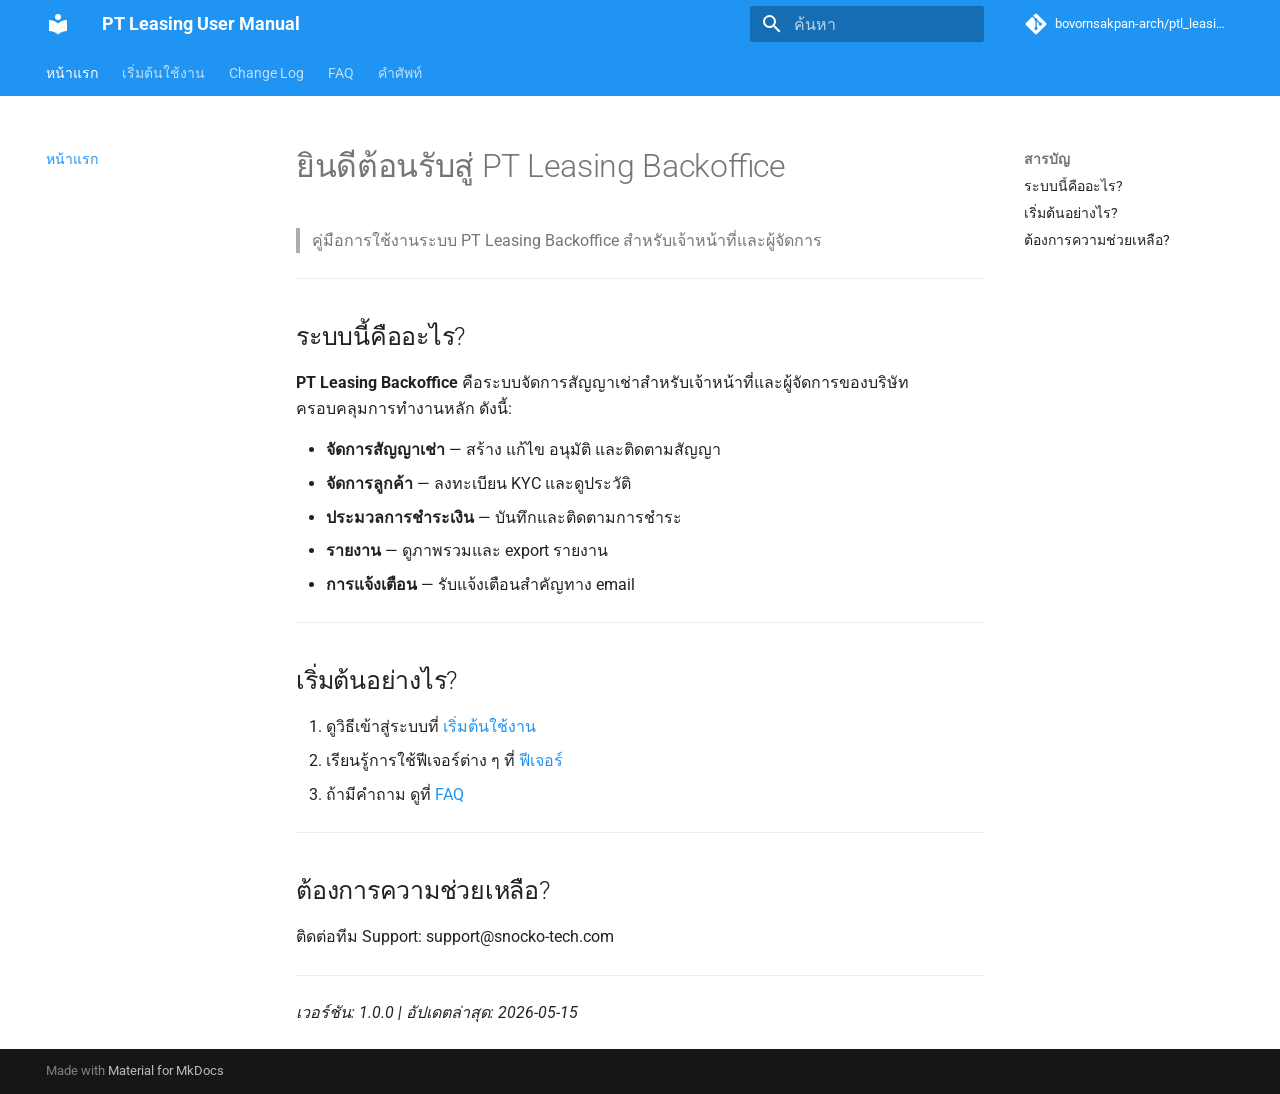
<file: index.html>
<!doctype html>
<html lang="th" class="no-js">
  <head>
    
      <meta charset="utf-8">
      <meta name="viewport" content="width=device-width,initial-scale=1">
      
      
      
        <link rel="canonical" href="https://bovornsakpan-arch.github.io/ptl_leasing/manual/">
      
      
      
        <link rel="next" href="getting-started/">
      
      
      <link rel="icon" href="assets/images/favicon.png">
      <meta name="generator" content="mkdocs-1.6.1, mkdocs-material-9.5.50">
    
    
      
        <title>PT Leasing User Manual</title>
      
    
    
      <link rel="stylesheet" href="assets/stylesheets/main.a40c8224.min.css">
      
        
        <link rel="stylesheet" href="assets/stylesheets/palette.06af60db.min.css">
      
      


    
    
      
    
    
      
        
        
        <link rel="preconnect" href="https://fonts.gstatic.com" crossorigin>
        <link rel="stylesheet" href="https://fonts.googleapis.com/css?family=Roboto:300,300i,400,400i,700,700i%7CRoboto+Mono:400,400i,700,700i&display=fallback">
        <style>:root{--md-text-font:"Roboto";--md-code-font:"Roboto Mono"}</style>
      
    
    
    <script>__md_scope=new URL(".",location),__md_hash=e=>[...e].reduce(((e,_)=>(e<<5)-e+_.charCodeAt(0)),0),__md_get=(e,_=localStorage,t=__md_scope)=>JSON.parse(_.getItem(t.pathname+"."+e)),__md_set=(e,_,t=localStorage,a=__md_scope)=>{try{t.setItem(a.pathname+"."+e,JSON.stringify(_))}catch(e){}}</script>
    
      

    
    
    
  </head>
  
  
    
    
      
    
    
    
    
    <body dir="ltr" data-md-color-scheme="default" data-md-color-primary="blue" data-md-color-accent="blue">
  
    
    <input class="md-toggle" data-md-toggle="drawer" type="checkbox" id="__drawer" autocomplete="off">
    <input class="md-toggle" data-md-toggle="search" type="checkbox" id="__search" autocomplete="off">
    <label class="md-overlay" for="__drawer"></label>
    <div data-md-component="skip">
      
        
        <a href="#pt-leasing-backoffice" class="md-skip">
          ข้ามไปที่เนื้อหา
        </a>
      
    </div>
    <div data-md-component="announce">
      
    </div>
    
    
      

<header class="md-header" data-md-component="header">
  <nav class="md-header__inner md-grid" aria-label="หัวข้อ">
    <a href="." title="PT Leasing User Manual" class="md-header__button md-logo" aria-label="PT Leasing User Manual" data-md-component="logo">
      
  
  <svg xmlns="http://www.w3.org/2000/svg" viewBox="0 0 24 24"><path d="M12 8a3 3 0 0 0 3-3 3 3 0 0 0-3-3 3 3 0 0 0-3 3 3 3 0 0 0 3 3m0 3.54C9.64 9.35 6.5 8 3 8v11c3.5 0 6.64 1.35 9 3.54 2.36-2.19 5.5-3.54 9-3.54V8c-3.5 0-6.64 1.35-9 3.54"/></svg>

    </a>
    <label class="md-header__button md-icon" for="__drawer">
      
      <svg xmlns="http://www.w3.org/2000/svg" viewBox="0 0 24 24"><path d="M3 6h18v2H3zm0 5h18v2H3zm0 5h18v2H3z"/></svg>
    </label>
    <div class="md-header__title" data-md-component="header-title">
      <div class="md-header__ellipsis">
        <div class="md-header__topic">
          <span class="md-ellipsis">
            PT Leasing User Manual
          </span>
        </div>
        <div class="md-header__topic" data-md-component="header-topic">
          <span class="md-ellipsis">
            
              หน้าแรก
            
          </span>
        </div>
      </div>
    </div>
    
      
        <form class="md-header__option" data-md-component="palette">
  
    
    
    
    <input class="md-option" data-md-color-media="" data-md-color-scheme="default" data-md-color-primary="blue" data-md-color-accent="blue"  aria-hidden="true"  type="radio" name="__palette" id="__palette_0">
    
  
</form>
      
    
    
      <script>var palette=__md_get("__palette");if(palette&&palette.color){if("(prefers-color-scheme)"===palette.color.media){var media=matchMedia("(prefers-color-scheme: light)"),input=document.querySelector(media.matches?"[data-md-color-media='(prefers-color-scheme: light)']":"[data-md-color-media='(prefers-color-scheme: dark)']");palette.color.media=input.getAttribute("data-md-color-media"),palette.color.scheme=input.getAttribute("data-md-color-scheme"),palette.color.primary=input.getAttribute("data-md-color-primary"),palette.color.accent=input.getAttribute("data-md-color-accent")}for(var[key,value]of Object.entries(palette.color))document.body.setAttribute("data-md-color-"+key,value)}</script>
    
    
    
      <label class="md-header__button md-icon" for="__search">
        
        <svg xmlns="http://www.w3.org/2000/svg" viewBox="0 0 24 24"><path d="M9.5 3A6.5 6.5 0 0 1 16 9.5c0 1.61-.59 3.09-1.56 4.23l.27.27h.79l5 5-1.5 1.5-5-5v-.79l-.27-.27A6.52 6.52 0 0 1 9.5 16 6.5 6.5 0 0 1 3 9.5 6.5 6.5 0 0 1 9.5 3m0 2C7 5 5 7 5 9.5S7 14 9.5 14 14 12 14 9.5 12 5 9.5 5"/></svg>
      </label>
      <div class="md-search" data-md-component="search" role="dialog">
  <label class="md-search__overlay" for="__search"></label>
  <div class="md-search__inner" role="search">
    <form class="md-search__form" name="search">
      <input type="text" class="md-search__input" name="query" aria-label="ค้นหา" placeholder="ค้นหา" autocapitalize="off" autocorrect="off" autocomplete="off" spellcheck="false" data-md-component="search-query" required>
      <label class="md-search__icon md-icon" for="__search">
        
        <svg xmlns="http://www.w3.org/2000/svg" viewBox="0 0 24 24"><path d="M9.5 3A6.5 6.5 0 0 1 16 9.5c0 1.61-.59 3.09-1.56 4.23l.27.27h.79l5 5-1.5 1.5-5-5v-.79l-.27-.27A6.52 6.52 0 0 1 9.5 16 6.5 6.5 0 0 1 3 9.5 6.5 6.5 0 0 1 9.5 3m0 2C7 5 5 7 5 9.5S7 14 9.5 14 14 12 14 9.5 12 5 9.5 5"/></svg>
        
        <svg xmlns="http://www.w3.org/2000/svg" viewBox="0 0 24 24"><path d="M20 11v2H8l5.5 5.5-1.42 1.42L4.16 12l7.92-7.92L13.5 5.5 8 11z"/></svg>
      </label>
      <nav class="md-search__options" aria-label="ค้นหา">
        
        <button type="reset" class="md-search__icon md-icon" title="ล้าง" aria-label="ล้าง" tabindex="-1">
          
          <svg xmlns="http://www.w3.org/2000/svg" viewBox="0 0 24 24"><path d="M19 6.41 17.59 5 12 10.59 6.41 5 5 6.41 10.59 12 5 17.59 6.41 19 12 13.41 17.59 19 19 17.59 13.41 12z"/></svg>
        </button>
      </nav>
      
    </form>
    <div class="md-search__output">
      <div class="md-search__scrollwrap" tabindex="0" data-md-scrollfix>
        <div class="md-search-result" data-md-component="search-result">
          <div class="md-search-result__meta">
            กำลังเริ่มต้นการค้นหา
          </div>
          <ol class="md-search-result__list" role="presentation"></ol>
        </div>
      </div>
    </div>
  </div>
</div>
    
    
      <div class="md-header__source">
        <a href="https://github.com/bovornsakpan-arch/ptl_leasing" title="ไปที่พื้นที่เก็บข้อมูล" class="md-source" data-md-component="source">
  <div class="md-source__icon md-icon">
    
    <svg xmlns="http://www.w3.org/2000/svg" viewBox="0 0 448 512"><!--! Font Awesome Free 6.7.2 by @fontawesome - https://fontawesome.com License - https://fontawesome.com/license/free (Icons: CC BY 4.0, Fonts: SIL OFL 1.1, Code: MIT License) Copyright 2024 Fonticons, Inc.--><path d="M439.55 236.05 244 40.45a28.87 28.87 0 0 0-40.81 0l-40.66 40.63 51.52 51.52c27.06-9.14 52.68 16.77 43.39 43.68l49.66 49.66c34.23-11.8 61.18 31 35.47 56.69-26.49 26.49-70.21-2.87-56-37.34L240.22 199v121.85c25.3 12.54 22.26 41.85 9.08 55a34.34 34.34 0 0 1-48.55 0c-17.57-17.6-11.07-46.91 11.25-56v-123c-20.8-8.51-24.6-30.74-18.64-45L142.57 101 8.45 235.14a28.86 28.86 0 0 0 0 40.81l195.61 195.6a28.86 28.86 0 0 0 40.8 0l194.69-194.69a28.86 28.86 0 0 0 0-40.81"/></svg>
  </div>
  <div class="md-source__repository">
    bovornsakpan-arch/ptl_leasing
  </div>
</a>
      </div>
    
  </nav>
  
</header>
    
    <div class="md-container" data-md-component="container">
      
      
        
          
            
<nav class="md-tabs" aria-label="แท็บ" data-md-component="tabs">
  <div class="md-grid">
    <ul class="md-tabs__list">
      
        
  
  
    
  
  
    <li class="md-tabs__item md-tabs__item--active">
      <a href="." class="md-tabs__link">
        
  
    
  
  หน้าแรก

      </a>
    </li>
  

      
        
  
  
  
    <li class="md-tabs__item">
      <a href="getting-started/" class="md-tabs__link">
        
  
    
  
  เริ่มต้นใช้งาน

      </a>
    </li>
  

      
        
  
  
  
    <li class="md-tabs__item">
      <a href="change-log/" class="md-tabs__link">
        
  
    
  
  Change Log

      </a>
    </li>
  

      
        
  
  
  
    <li class="md-tabs__item">
      <a href="faq/" class="md-tabs__link">
        
  
    
  
  FAQ

      </a>
    </li>
  

      
        
  
  
  
    <li class="md-tabs__item">
      <a href="glossary/" class="md-tabs__link">
        
  
    
  
  คำศัพท์

      </a>
    </li>
  

      
    </ul>
  </div>
</nav>
          
        
      
      <main class="md-main" data-md-component="main">
        <div class="md-main__inner md-grid">
          
            
              
              <div class="md-sidebar md-sidebar--primary" data-md-component="sidebar" data-md-type="navigation" >
                <div class="md-sidebar__scrollwrap">
                  <div class="md-sidebar__inner">
                    


  


<nav class="md-nav md-nav--primary md-nav--lifted" aria-label="ตัวนำทาง" data-md-level="0">
  <label class="md-nav__title" for="__drawer">
    <a href="." title="PT Leasing User Manual" class="md-nav__button md-logo" aria-label="PT Leasing User Manual" data-md-component="logo">
      
  
  <svg xmlns="http://www.w3.org/2000/svg" viewBox="0 0 24 24"><path d="M12 8a3 3 0 0 0 3-3 3 3 0 0 0-3-3 3 3 0 0 0-3 3 3 3 0 0 0 3 3m0 3.54C9.64 9.35 6.5 8 3 8v11c3.5 0 6.64 1.35 9 3.54 2.36-2.19 5.5-3.54 9-3.54V8c-3.5 0-6.64 1.35-9 3.54"/></svg>

    </a>
    PT Leasing User Manual
  </label>
  
    <div class="md-nav__source">
      <a href="https://github.com/bovornsakpan-arch/ptl_leasing" title="ไปที่พื้นที่เก็บข้อมูล" class="md-source" data-md-component="source">
  <div class="md-source__icon md-icon">
    
    <svg xmlns="http://www.w3.org/2000/svg" viewBox="0 0 448 512"><!--! Font Awesome Free 6.7.2 by @fontawesome - https://fontawesome.com License - https://fontawesome.com/license/free (Icons: CC BY 4.0, Fonts: SIL OFL 1.1, Code: MIT License) Copyright 2024 Fonticons, Inc.--><path d="M439.55 236.05 244 40.45a28.87 28.87 0 0 0-40.81 0l-40.66 40.63 51.52 51.52c27.06-9.14 52.68 16.77 43.39 43.68l49.66 49.66c34.23-11.8 61.18 31 35.47 56.69-26.49 26.49-70.21-2.87-56-37.34L240.22 199v121.85c25.3 12.54 22.26 41.85 9.08 55a34.34 34.34 0 0 1-48.55 0c-17.57-17.6-11.07-46.91 11.25-56v-123c-20.8-8.51-24.6-30.74-18.64-45L142.57 101 8.45 235.14a28.86 28.86 0 0 0 0 40.81l195.61 195.6a28.86 28.86 0 0 0 40.8 0l194.69-194.69a28.86 28.86 0 0 0 0-40.81"/></svg>
  </div>
  <div class="md-source__repository">
    bovornsakpan-arch/ptl_leasing
  </div>
</a>
    </div>
  
  <ul class="md-nav__list" data-md-scrollfix>
    
      
      
  
  
    
  
  
  
    <li class="md-nav__item md-nav__item--active">
      
      <input class="md-nav__toggle md-toggle" type="checkbox" id="__toc">
      
      
        
      
      
        <label class="md-nav__link md-nav__link--active" for="__toc">
          
  
  <span class="md-ellipsis">
    หน้าแรก
  </span>
  

          <span class="md-nav__icon md-icon"></span>
        </label>
      
      <a href="." class="md-nav__link md-nav__link--active">
        
  
  <span class="md-ellipsis">
    หน้าแรก
  </span>
  

      </a>
      
        

<nav class="md-nav md-nav--secondary" aria-label="สารบัญ">
  
  
  
    
  
  
    <label class="md-nav__title" for="__toc">
      <span class="md-nav__icon md-icon"></span>
      สารบัญ
    </label>
    <ul class="md-nav__list" data-md-component="toc" data-md-scrollfix>
      
        <li class="md-nav__item">
  <a href="#_1" class="md-nav__link">
    <span class="md-ellipsis">
      ระบบนี้คืออะไร?
    </span>
  </a>
  
</li>
      
        <li class="md-nav__item">
  <a href="#_2" class="md-nav__link">
    <span class="md-ellipsis">
      เริ่มต้นอย่างไร?
    </span>
  </a>
  
</li>
      
        <li class="md-nav__item">
  <a href="#_3" class="md-nav__link">
    <span class="md-ellipsis">
      ต้องการความช่วยเหลือ?
    </span>
  </a>
  
</li>
      
    </ul>
  
</nav>
      
    </li>
  

    
      
      
  
  
  
  
    <li class="md-nav__item">
      <a href="getting-started/" class="md-nav__link">
        
  
  <span class="md-ellipsis">
    เริ่มต้นใช้งาน
  </span>
  

      </a>
    </li>
  

    
      
      
  
  
  
  
    <li class="md-nav__item">
      <a href="change-log/" class="md-nav__link">
        
  
  <span class="md-ellipsis">
    Change Log
  </span>
  

      </a>
    </li>
  

    
      
      
  
  
  
  
    <li class="md-nav__item">
      <a href="faq/" class="md-nav__link">
        
  
  <span class="md-ellipsis">
    FAQ
  </span>
  

      </a>
    </li>
  

    
      
      
  
  
  
  
    <li class="md-nav__item">
      <a href="glossary/" class="md-nav__link">
        
  
  <span class="md-ellipsis">
    คำศัพท์
  </span>
  

      </a>
    </li>
  

    
  </ul>
</nav>
                  </div>
                </div>
              </div>
            
            
              
              <div class="md-sidebar md-sidebar--secondary" data-md-component="sidebar" data-md-type="toc" >
                <div class="md-sidebar__scrollwrap">
                  <div class="md-sidebar__inner">
                    

<nav class="md-nav md-nav--secondary" aria-label="สารบัญ">
  
  
  
    
  
  
    <label class="md-nav__title" for="__toc">
      <span class="md-nav__icon md-icon"></span>
      สารบัญ
    </label>
    <ul class="md-nav__list" data-md-component="toc" data-md-scrollfix>
      
        <li class="md-nav__item">
  <a href="#_1" class="md-nav__link">
    <span class="md-ellipsis">
      ระบบนี้คืออะไร?
    </span>
  </a>
  
</li>
      
        <li class="md-nav__item">
  <a href="#_2" class="md-nav__link">
    <span class="md-ellipsis">
      เริ่มต้นอย่างไร?
    </span>
  </a>
  
</li>
      
        <li class="md-nav__item">
  <a href="#_3" class="md-nav__link">
    <span class="md-ellipsis">
      ต้องการความช่วยเหลือ?
    </span>
  </a>
  
</li>
      
    </ul>
  
</nav>
                  </div>
                </div>
              </div>
            
          
          
            <div class="md-content" data-md-component="content">
              <article class="md-content__inner md-typeset">
                
                  

  
  


<h1 id="pt-leasing-backoffice">ยินดีต้อนรับสู่ PT Leasing Backoffice</h1>
<blockquote>
<p>คู่มือการใช้งานระบบ PT Leasing Backoffice สำหรับเจ้าหน้าที่และผู้จัดการ</p>
</blockquote>
<hr />
<h2 id="_1">ระบบนี้คืออะไร?</h2>
<p><strong>PT Leasing Backoffice</strong> คือระบบจัดการสัญญาเช่าสำหรับเจ้าหน้าที่และผู้จัดการของบริษัท ครอบคลุมการทำงานหลัก ดังนี้:</p>
<ul>
<li><strong>จัดการสัญญาเช่า</strong> — สร้าง แก้ไข อนุมัติ และติดตามสัญญา</li>
<li><strong>จัดการลูกค้า</strong> — ลงทะเบียน KYC และดูประวัติ</li>
<li><strong>ประมวลการชำระเงิน</strong> — บันทึกและติดตามการชำระ</li>
<li><strong>รายงาน</strong> — ดูภาพรวมและ export รายงาน</li>
<li><strong>การแจ้งเตือน</strong> — รับแจ้งเตือนสำคัญทาง email</li>
</ul>
<hr />
<h2 id="_2">เริ่มต้นอย่างไร?</h2>
<ol>
<li>ดูวิธีเข้าสู่ระบบที่ <a href="getting-started/">เริ่มต้นใช้งาน</a></li>
<li>เรียนรู้การใช้ฟีเจอร์ต่าง ๆ ที่ <a href="features/">ฟีเจอร์</a></li>
<li>ถ้ามีคำถาม ดูที่ <a href="faq/">FAQ</a></li>
</ol>
<hr />
<h2 id="_3">ต้องการความช่วยเหลือ?</h2>
<p>ติดต่อทีม Support: support@snocko-tech.com</p>
<hr />
<p><em>เวอร์ชัน: 1.0.0 | อัปเดตล่าสุด: 2026-05-15</em></p>












                
              </article>
            </div>
          
          
<script>var target=document.getElementById(location.hash.slice(1));target&&target.name&&(target.checked=target.name.startsWith("__tabbed_"))</script>
        </div>
        
          <button type="button" class="md-top md-icon" data-md-component="top" hidden>
  
  <svg xmlns="http://www.w3.org/2000/svg" viewBox="0 0 24 24"><path d="M13 20h-2V8l-5.5 5.5-1.42-1.42L12 4.16l7.92 7.92-1.42 1.42L13 8z"/></svg>
  กลับไปด้านบนสุด
</button>
        
      </main>
      
        <footer class="md-footer">
  
  <div class="md-footer-meta md-typeset">
    <div class="md-footer-meta__inner md-grid">
      <div class="md-copyright">
  
  
    Made with
    <a href="https://squidfunk.github.io/mkdocs-material/" target="_blank" rel="noopener">
      Material for MkDocs
    </a>
  
</div>
      
    </div>
  </div>
</footer>
      
    </div>
    <div class="md-dialog" data-md-component="dialog">
      <div class="md-dialog__inner md-typeset"></div>
    </div>
    
    
    <script id="__config" type="application/json">{"base": ".", "features": ["navigation.tabs", "navigation.sections", "navigation.top", "search.highlight", "content.code.copy"], "search": "assets/javascripts/workers/search.f8cc74c7.min.js", "translations": {"clipboard.copied": "\u0e04\u0e31\u0e14\u0e25\u0e2d\u0e01\u0e41\u0e25\u0e49\u0e27", "clipboard.copy": "\u0e04\u0e31\u0e14\u0e25\u0e2d\u0e01", "search.result.more.one": "\u0e2d\u0e35\u0e01\u0e2b\u0e19\u0e36\u0e48\u0e07\u0e43\u0e19\u0e2b\u0e19\u0e49\u0e32\u0e19\u0e35\u0e49", "search.result.more.other": "# \u0e40\u0e1e\u0e34\u0e48\u0e21\u0e40\u0e15\u0e34\u0e21\u0e43\u0e19\u0e2b\u0e19\u0e49\u0e32\u0e19\u0e35\u0e49", "search.result.none": "\u0e44\u0e21\u0e48\u0e1e\u0e1a\u0e40\u0e2d\u0e01\u0e2a\u0e32\u0e23\u0e17\u0e35\u0e48\u0e15\u0e23\u0e07\u0e01\u0e31\u0e19", "search.result.one": "\u0e1e\u0e1a\u0e40\u0e2d\u0e01\u0e2a\u0e32\u0e23\u0e17\u0e35\u0e48\u0e15\u0e23\u0e07\u0e01\u0e31\u0e19", "search.result.other": "\u0e1e\u0e1a # \u0e40\u0e2d\u0e01\u0e2a\u0e32\u0e23\u0e17\u0e35\u0e48\u0e15\u0e23\u0e07\u0e01\u0e31\u0e19", "search.result.placeholder": "\u0e1e\u0e34\u0e21\u0e1e\u0e4c\u0e40\u0e1e\u0e37\u0e48\u0e2d\u0e40\u0e23\u0e34\u0e48\u0e21\u0e04\u0e49\u0e19\u0e2b\u0e32", "search.result.term.missing": "\u0e44\u0e21\u0e48\u0e1e\u0e1a", "select.version": "\u0e40\u0e25\u0e37\u0e2d\u0e01\u0e40\u0e27\u0e2d\u0e23\u0e4c\u0e0a\u0e31\u0e19"}}</script>
    
    
      <script src="assets/javascripts/bundle.60a45f97.min.js"></script>
      
    
  </body>
</html>
</file>
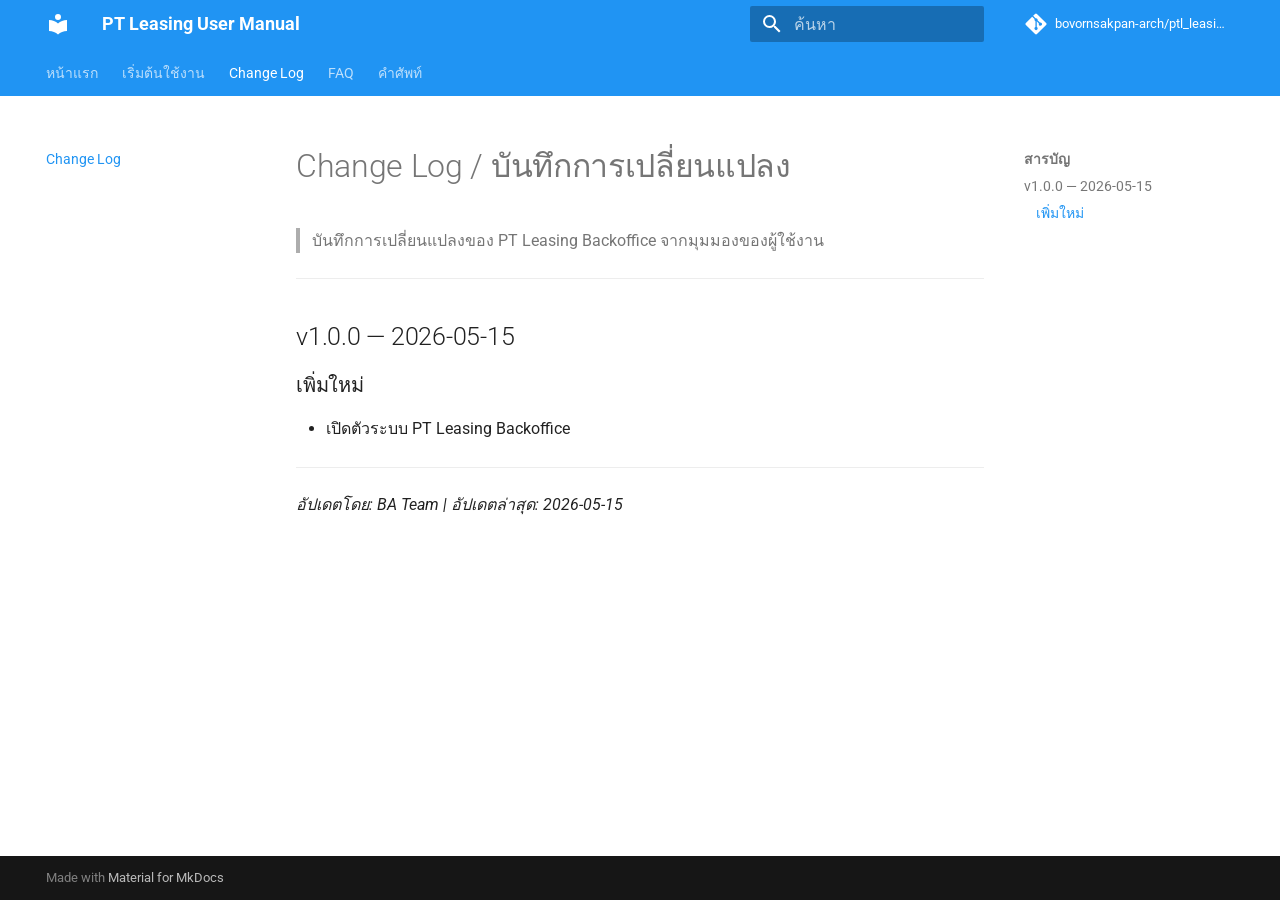
<file: change-log/index.html>
<!doctype html>
<html lang="th" class="no-js">
  <head>
    
      <meta charset="utf-8">
      <meta name="viewport" content="width=device-width,initial-scale=1">
      
      
      
        <link rel="canonical" href="https://bovornsakpan-arch.github.io/ptl_leasing/manual/change-log/">
      
      
        <link rel="prev" href="../getting-started/">
      
      
        <link rel="next" href="../faq/">
      
      
      <link rel="icon" href="../assets/images/favicon.png">
      <meta name="generator" content="mkdocs-1.6.1, mkdocs-material-9.5.50">
    
    
      
        <title>Change Log - PT Leasing User Manual</title>
      
    
    
      <link rel="stylesheet" href="../assets/stylesheets/main.a40c8224.min.css">
      
        
        <link rel="stylesheet" href="../assets/stylesheets/palette.06af60db.min.css">
      
      


    
    
      
    
    
      
        
        
        <link rel="preconnect" href="https://fonts.gstatic.com" crossorigin>
        <link rel="stylesheet" href="https://fonts.googleapis.com/css?family=Roboto:300,300i,400,400i,700,700i%7CRoboto+Mono:400,400i,700,700i&display=fallback">
        <style>:root{--md-text-font:"Roboto";--md-code-font:"Roboto Mono"}</style>
      
    
    
    <script>__md_scope=new URL("..",location),__md_hash=e=>[...e].reduce(((e,_)=>(e<<5)-e+_.charCodeAt(0)),0),__md_get=(e,_=localStorage,t=__md_scope)=>JSON.parse(_.getItem(t.pathname+"."+e)),__md_set=(e,_,t=localStorage,a=__md_scope)=>{try{t.setItem(a.pathname+"."+e,JSON.stringify(_))}catch(e){}}</script>
    
      

    
    
    
  </head>
  
  
    
    
      
    
    
    
    
    <body dir="ltr" data-md-color-scheme="default" data-md-color-primary="blue" data-md-color-accent="blue">
  
    
    <input class="md-toggle" data-md-toggle="drawer" type="checkbox" id="__drawer" autocomplete="off">
    <input class="md-toggle" data-md-toggle="search" type="checkbox" id="__search" autocomplete="off">
    <label class="md-overlay" for="__drawer"></label>
    <div data-md-component="skip">
      
        
        <a href="#change-log" class="md-skip">
          ข้ามไปที่เนื้อหา
        </a>
      
    </div>
    <div data-md-component="announce">
      
    </div>
    
    
      

<header class="md-header" data-md-component="header">
  <nav class="md-header__inner md-grid" aria-label="หัวข้อ">
    <a href=".." title="PT Leasing User Manual" class="md-header__button md-logo" aria-label="PT Leasing User Manual" data-md-component="logo">
      
  
  <svg xmlns="http://www.w3.org/2000/svg" viewBox="0 0 24 24"><path d="M12 8a3 3 0 0 0 3-3 3 3 0 0 0-3-3 3 3 0 0 0-3 3 3 3 0 0 0 3 3m0 3.54C9.64 9.35 6.5 8 3 8v11c3.5 0 6.64 1.35 9 3.54 2.36-2.19 5.5-3.54 9-3.54V8c-3.5 0-6.64 1.35-9 3.54"/></svg>

    </a>
    <label class="md-header__button md-icon" for="__drawer">
      
      <svg xmlns="http://www.w3.org/2000/svg" viewBox="0 0 24 24"><path d="M3 6h18v2H3zm0 5h18v2H3zm0 5h18v2H3z"/></svg>
    </label>
    <div class="md-header__title" data-md-component="header-title">
      <div class="md-header__ellipsis">
        <div class="md-header__topic">
          <span class="md-ellipsis">
            PT Leasing User Manual
          </span>
        </div>
        <div class="md-header__topic" data-md-component="header-topic">
          <span class="md-ellipsis">
            
              Change Log
            
          </span>
        </div>
      </div>
    </div>
    
      
        <form class="md-header__option" data-md-component="palette">
  
    
    
    
    <input class="md-option" data-md-color-media="" data-md-color-scheme="default" data-md-color-primary="blue" data-md-color-accent="blue"  aria-hidden="true"  type="radio" name="__palette" id="__palette_0">
    
  
</form>
      
    
    
      <script>var palette=__md_get("__palette");if(palette&&palette.color){if("(prefers-color-scheme)"===palette.color.media){var media=matchMedia("(prefers-color-scheme: light)"),input=document.querySelector(media.matches?"[data-md-color-media='(prefers-color-scheme: light)']":"[data-md-color-media='(prefers-color-scheme: dark)']");palette.color.media=input.getAttribute("data-md-color-media"),palette.color.scheme=input.getAttribute("data-md-color-scheme"),palette.color.primary=input.getAttribute("data-md-color-primary"),palette.color.accent=input.getAttribute("data-md-color-accent")}for(var[key,value]of Object.entries(palette.color))document.body.setAttribute("data-md-color-"+key,value)}</script>
    
    
    
      <label class="md-header__button md-icon" for="__search">
        
        <svg xmlns="http://www.w3.org/2000/svg" viewBox="0 0 24 24"><path d="M9.5 3A6.5 6.5 0 0 1 16 9.5c0 1.61-.59 3.09-1.56 4.23l.27.27h.79l5 5-1.5 1.5-5-5v-.79l-.27-.27A6.52 6.52 0 0 1 9.5 16 6.5 6.5 0 0 1 3 9.5 6.5 6.5 0 0 1 9.5 3m0 2C7 5 5 7 5 9.5S7 14 9.5 14 14 12 14 9.5 12 5 9.5 5"/></svg>
      </label>
      <div class="md-search" data-md-component="search" role="dialog">
  <label class="md-search__overlay" for="__search"></label>
  <div class="md-search__inner" role="search">
    <form class="md-search__form" name="search">
      <input type="text" class="md-search__input" name="query" aria-label="ค้นหา" placeholder="ค้นหา" autocapitalize="off" autocorrect="off" autocomplete="off" spellcheck="false" data-md-component="search-query" required>
      <label class="md-search__icon md-icon" for="__search">
        
        <svg xmlns="http://www.w3.org/2000/svg" viewBox="0 0 24 24"><path d="M9.5 3A6.5 6.5 0 0 1 16 9.5c0 1.61-.59 3.09-1.56 4.23l.27.27h.79l5 5-1.5 1.5-5-5v-.79l-.27-.27A6.52 6.52 0 0 1 9.5 16 6.5 6.5 0 0 1 3 9.5 6.5 6.5 0 0 1 9.5 3m0 2C7 5 5 7 5 9.5S7 14 9.5 14 14 12 14 9.5 12 5 9.5 5"/></svg>
        
        <svg xmlns="http://www.w3.org/2000/svg" viewBox="0 0 24 24"><path d="M20 11v2H8l5.5 5.5-1.42 1.42L4.16 12l7.92-7.92L13.5 5.5 8 11z"/></svg>
      </label>
      <nav class="md-search__options" aria-label="ค้นหา">
        
        <button type="reset" class="md-search__icon md-icon" title="ล้าง" aria-label="ล้าง" tabindex="-1">
          
          <svg xmlns="http://www.w3.org/2000/svg" viewBox="0 0 24 24"><path d="M19 6.41 17.59 5 12 10.59 6.41 5 5 6.41 10.59 12 5 17.59 6.41 19 12 13.41 17.59 19 19 17.59 13.41 12z"/></svg>
        </button>
      </nav>
      
    </form>
    <div class="md-search__output">
      <div class="md-search__scrollwrap" tabindex="0" data-md-scrollfix>
        <div class="md-search-result" data-md-component="search-result">
          <div class="md-search-result__meta">
            กำลังเริ่มต้นการค้นหา
          </div>
          <ol class="md-search-result__list" role="presentation"></ol>
        </div>
      </div>
    </div>
  </div>
</div>
    
    
      <div class="md-header__source">
        <a href="https://github.com/bovornsakpan-arch/ptl_leasing" title="ไปที่พื้นที่เก็บข้อมูล" class="md-source" data-md-component="source">
  <div class="md-source__icon md-icon">
    
    <svg xmlns="http://www.w3.org/2000/svg" viewBox="0 0 448 512"><!--! Font Awesome Free 6.7.2 by @fontawesome - https://fontawesome.com License - https://fontawesome.com/license/free (Icons: CC BY 4.0, Fonts: SIL OFL 1.1, Code: MIT License) Copyright 2024 Fonticons, Inc.--><path d="M439.55 236.05 244 40.45a28.87 28.87 0 0 0-40.81 0l-40.66 40.63 51.52 51.52c27.06-9.14 52.68 16.77 43.39 43.68l49.66 49.66c34.23-11.8 61.18 31 35.47 56.69-26.49 26.49-70.21-2.87-56-37.34L240.22 199v121.85c25.3 12.54 22.26 41.85 9.08 55a34.34 34.34 0 0 1-48.55 0c-17.57-17.6-11.07-46.91 11.25-56v-123c-20.8-8.51-24.6-30.74-18.64-45L142.57 101 8.45 235.14a28.86 28.86 0 0 0 0 40.81l195.61 195.6a28.86 28.86 0 0 0 40.8 0l194.69-194.69a28.86 28.86 0 0 0 0-40.81"/></svg>
  </div>
  <div class="md-source__repository">
    bovornsakpan-arch/ptl_leasing
  </div>
</a>
      </div>
    
  </nav>
  
</header>
    
    <div class="md-container" data-md-component="container">
      
      
        
          
            
<nav class="md-tabs" aria-label="แท็บ" data-md-component="tabs">
  <div class="md-grid">
    <ul class="md-tabs__list">
      
        
  
  
  
    <li class="md-tabs__item">
      <a href=".." class="md-tabs__link">
        
  
    
  
  หน้าแรก

      </a>
    </li>
  

      
        
  
  
  
    <li class="md-tabs__item">
      <a href="../getting-started/" class="md-tabs__link">
        
  
    
  
  เริ่มต้นใช้งาน

      </a>
    </li>
  

      
        
  
  
    
  
  
    <li class="md-tabs__item md-tabs__item--active">
      <a href="./" class="md-tabs__link">
        
  
    
  
  Change Log

      </a>
    </li>
  

      
        
  
  
  
    <li class="md-tabs__item">
      <a href="../faq/" class="md-tabs__link">
        
  
    
  
  FAQ

      </a>
    </li>
  

      
        
  
  
  
    <li class="md-tabs__item">
      <a href="../glossary/" class="md-tabs__link">
        
  
    
  
  คำศัพท์

      </a>
    </li>
  

      
    </ul>
  </div>
</nav>
          
        
      
      <main class="md-main" data-md-component="main">
        <div class="md-main__inner md-grid">
          
            
              
              <div class="md-sidebar md-sidebar--primary" data-md-component="sidebar" data-md-type="navigation" >
                <div class="md-sidebar__scrollwrap">
                  <div class="md-sidebar__inner">
                    


  


<nav class="md-nav md-nav--primary md-nav--lifted" aria-label="ตัวนำทาง" data-md-level="0">
  <label class="md-nav__title" for="__drawer">
    <a href=".." title="PT Leasing User Manual" class="md-nav__button md-logo" aria-label="PT Leasing User Manual" data-md-component="logo">
      
  
  <svg xmlns="http://www.w3.org/2000/svg" viewBox="0 0 24 24"><path d="M12 8a3 3 0 0 0 3-3 3 3 0 0 0-3-3 3 3 0 0 0-3 3 3 3 0 0 0 3 3m0 3.54C9.64 9.35 6.5 8 3 8v11c3.5 0 6.64 1.35 9 3.54 2.36-2.19 5.5-3.54 9-3.54V8c-3.5 0-6.64 1.35-9 3.54"/></svg>

    </a>
    PT Leasing User Manual
  </label>
  
    <div class="md-nav__source">
      <a href="https://github.com/bovornsakpan-arch/ptl_leasing" title="ไปที่พื้นที่เก็บข้อมูล" class="md-source" data-md-component="source">
  <div class="md-source__icon md-icon">
    
    <svg xmlns="http://www.w3.org/2000/svg" viewBox="0 0 448 512"><!--! Font Awesome Free 6.7.2 by @fontawesome - https://fontawesome.com License - https://fontawesome.com/license/free (Icons: CC BY 4.0, Fonts: SIL OFL 1.1, Code: MIT License) Copyright 2024 Fonticons, Inc.--><path d="M439.55 236.05 244 40.45a28.87 28.87 0 0 0-40.81 0l-40.66 40.63 51.52 51.52c27.06-9.14 52.68 16.77 43.39 43.68l49.66 49.66c34.23-11.8 61.18 31 35.47 56.69-26.49 26.49-70.21-2.87-56-37.34L240.22 199v121.85c25.3 12.54 22.26 41.85 9.08 55a34.34 34.34 0 0 1-48.55 0c-17.57-17.6-11.07-46.91 11.25-56v-123c-20.8-8.51-24.6-30.74-18.64-45L142.57 101 8.45 235.14a28.86 28.86 0 0 0 0 40.81l195.61 195.6a28.86 28.86 0 0 0 40.8 0l194.69-194.69a28.86 28.86 0 0 0 0-40.81"/></svg>
  </div>
  <div class="md-source__repository">
    bovornsakpan-arch/ptl_leasing
  </div>
</a>
    </div>
  
  <ul class="md-nav__list" data-md-scrollfix>
    
      
      
  
  
  
  
    <li class="md-nav__item">
      <a href=".." class="md-nav__link">
        
  
  <span class="md-ellipsis">
    หน้าแรก
  </span>
  

      </a>
    </li>
  

    
      
      
  
  
  
  
    <li class="md-nav__item">
      <a href="../getting-started/" class="md-nav__link">
        
  
  <span class="md-ellipsis">
    เริ่มต้นใช้งาน
  </span>
  

      </a>
    </li>
  

    
      
      
  
  
    
  
  
  
    <li class="md-nav__item md-nav__item--active">
      
      <input class="md-nav__toggle md-toggle" type="checkbox" id="__toc">
      
      
        
      
      
        <label class="md-nav__link md-nav__link--active" for="__toc">
          
  
  <span class="md-ellipsis">
    Change Log
  </span>
  

          <span class="md-nav__icon md-icon"></span>
        </label>
      
      <a href="./" class="md-nav__link md-nav__link--active">
        
  
  <span class="md-ellipsis">
    Change Log
  </span>
  

      </a>
      
        

<nav class="md-nav md-nav--secondary" aria-label="สารบัญ">
  
  
  
    
  
  
    <label class="md-nav__title" for="__toc">
      <span class="md-nav__icon md-icon"></span>
      สารบัญ
    </label>
    <ul class="md-nav__list" data-md-component="toc" data-md-scrollfix>
      
        <li class="md-nav__item">
  <a href="#v100-2026-05-15" class="md-nav__link">
    <span class="md-ellipsis">
      v1.0.0 — 2026-05-15
    </span>
  </a>
  
    <nav class="md-nav" aria-label="v1.0.0 — 2026-05-15">
      <ul class="md-nav__list">
        
          <li class="md-nav__item">
  <a href="#_1" class="md-nav__link">
    <span class="md-ellipsis">
      เพิ่มใหม่
    </span>
  </a>
  
</li>
        
      </ul>
    </nav>
  
</li>
      
    </ul>
  
</nav>
      
    </li>
  

    
      
      
  
  
  
  
    <li class="md-nav__item">
      <a href="../faq/" class="md-nav__link">
        
  
  <span class="md-ellipsis">
    FAQ
  </span>
  

      </a>
    </li>
  

    
      
      
  
  
  
  
    <li class="md-nav__item">
      <a href="../glossary/" class="md-nav__link">
        
  
  <span class="md-ellipsis">
    คำศัพท์
  </span>
  

      </a>
    </li>
  

    
  </ul>
</nav>
                  </div>
                </div>
              </div>
            
            
              
              <div class="md-sidebar md-sidebar--secondary" data-md-component="sidebar" data-md-type="toc" >
                <div class="md-sidebar__scrollwrap">
                  <div class="md-sidebar__inner">
                    

<nav class="md-nav md-nav--secondary" aria-label="สารบัญ">
  
  
  
    
  
  
    <label class="md-nav__title" for="__toc">
      <span class="md-nav__icon md-icon"></span>
      สารบัญ
    </label>
    <ul class="md-nav__list" data-md-component="toc" data-md-scrollfix>
      
        <li class="md-nav__item">
  <a href="#v100-2026-05-15" class="md-nav__link">
    <span class="md-ellipsis">
      v1.0.0 — 2026-05-15
    </span>
  </a>
  
    <nav class="md-nav" aria-label="v1.0.0 — 2026-05-15">
      <ul class="md-nav__list">
        
          <li class="md-nav__item">
  <a href="#_1" class="md-nav__link">
    <span class="md-ellipsis">
      เพิ่มใหม่
    </span>
  </a>
  
</li>
        
      </ul>
    </nav>
  
</li>
      
    </ul>
  
</nav>
                  </div>
                </div>
              </div>
            
          
          
            <div class="md-content" data-md-component="content">
              <article class="md-content__inner md-typeset">
                
                  

  
  


<h1 id="change-log">Change Log / บันทึกการเปลี่ยนแปลง</h1>
<blockquote>
<p>บันทึกการเปลี่ยนแปลงของ PT Leasing Backoffice จากมุมมองของผู้ใช้งาน</p>
</blockquote>
<hr />
<h2 id="v100-2026-05-15">v1.0.0 — 2026-05-15</h2>
<h3 id="_1">เพิ่มใหม่</h3>
<ul>
<li>เปิดตัวระบบ PT Leasing Backoffice</li>
</ul>
<hr />
<p><em>อัปเดตโดย: BA Team | อัปเดตล่าสุด: 2026-05-15</em></p>












                
              </article>
            </div>
          
          
<script>var target=document.getElementById(location.hash.slice(1));target&&target.name&&(target.checked=target.name.startsWith("__tabbed_"))</script>
        </div>
        
          <button type="button" class="md-top md-icon" data-md-component="top" hidden>
  
  <svg xmlns="http://www.w3.org/2000/svg" viewBox="0 0 24 24"><path d="M13 20h-2V8l-5.5 5.5-1.42-1.42L12 4.16l7.92 7.92-1.42 1.42L13 8z"/></svg>
  กลับไปด้านบนสุด
</button>
        
      </main>
      
        <footer class="md-footer">
  
  <div class="md-footer-meta md-typeset">
    <div class="md-footer-meta__inner md-grid">
      <div class="md-copyright">
  
  
    Made with
    <a href="https://squidfunk.github.io/mkdocs-material/" target="_blank" rel="noopener">
      Material for MkDocs
    </a>
  
</div>
      
    </div>
  </div>
</footer>
      
    </div>
    <div class="md-dialog" data-md-component="dialog">
      <div class="md-dialog__inner md-typeset"></div>
    </div>
    
    
    <script id="__config" type="application/json">{"base": "..", "features": ["navigation.tabs", "navigation.sections", "navigation.top", "search.highlight", "content.code.copy"], "search": "../assets/javascripts/workers/search.f8cc74c7.min.js", "translations": {"clipboard.copied": "\u0e04\u0e31\u0e14\u0e25\u0e2d\u0e01\u0e41\u0e25\u0e49\u0e27", "clipboard.copy": "\u0e04\u0e31\u0e14\u0e25\u0e2d\u0e01", "search.result.more.one": "\u0e2d\u0e35\u0e01\u0e2b\u0e19\u0e36\u0e48\u0e07\u0e43\u0e19\u0e2b\u0e19\u0e49\u0e32\u0e19\u0e35\u0e49", "search.result.more.other": "# \u0e40\u0e1e\u0e34\u0e48\u0e21\u0e40\u0e15\u0e34\u0e21\u0e43\u0e19\u0e2b\u0e19\u0e49\u0e32\u0e19\u0e35\u0e49", "search.result.none": "\u0e44\u0e21\u0e48\u0e1e\u0e1a\u0e40\u0e2d\u0e01\u0e2a\u0e32\u0e23\u0e17\u0e35\u0e48\u0e15\u0e23\u0e07\u0e01\u0e31\u0e19", "search.result.one": "\u0e1e\u0e1a\u0e40\u0e2d\u0e01\u0e2a\u0e32\u0e23\u0e17\u0e35\u0e48\u0e15\u0e23\u0e07\u0e01\u0e31\u0e19", "search.result.other": "\u0e1e\u0e1a # \u0e40\u0e2d\u0e01\u0e2a\u0e32\u0e23\u0e17\u0e35\u0e48\u0e15\u0e23\u0e07\u0e01\u0e31\u0e19", "search.result.placeholder": "\u0e1e\u0e34\u0e21\u0e1e\u0e4c\u0e40\u0e1e\u0e37\u0e48\u0e2d\u0e40\u0e23\u0e34\u0e48\u0e21\u0e04\u0e49\u0e19\u0e2b\u0e32", "search.result.term.missing": "\u0e44\u0e21\u0e48\u0e1e\u0e1a", "select.version": "\u0e40\u0e25\u0e37\u0e2d\u0e01\u0e40\u0e27\u0e2d\u0e23\u0e4c\u0e0a\u0e31\u0e19"}}</script>
    
    
      <script src="../assets/javascripts/bundle.60a45f97.min.js"></script>
      
    
  </body>
</html>
</file>
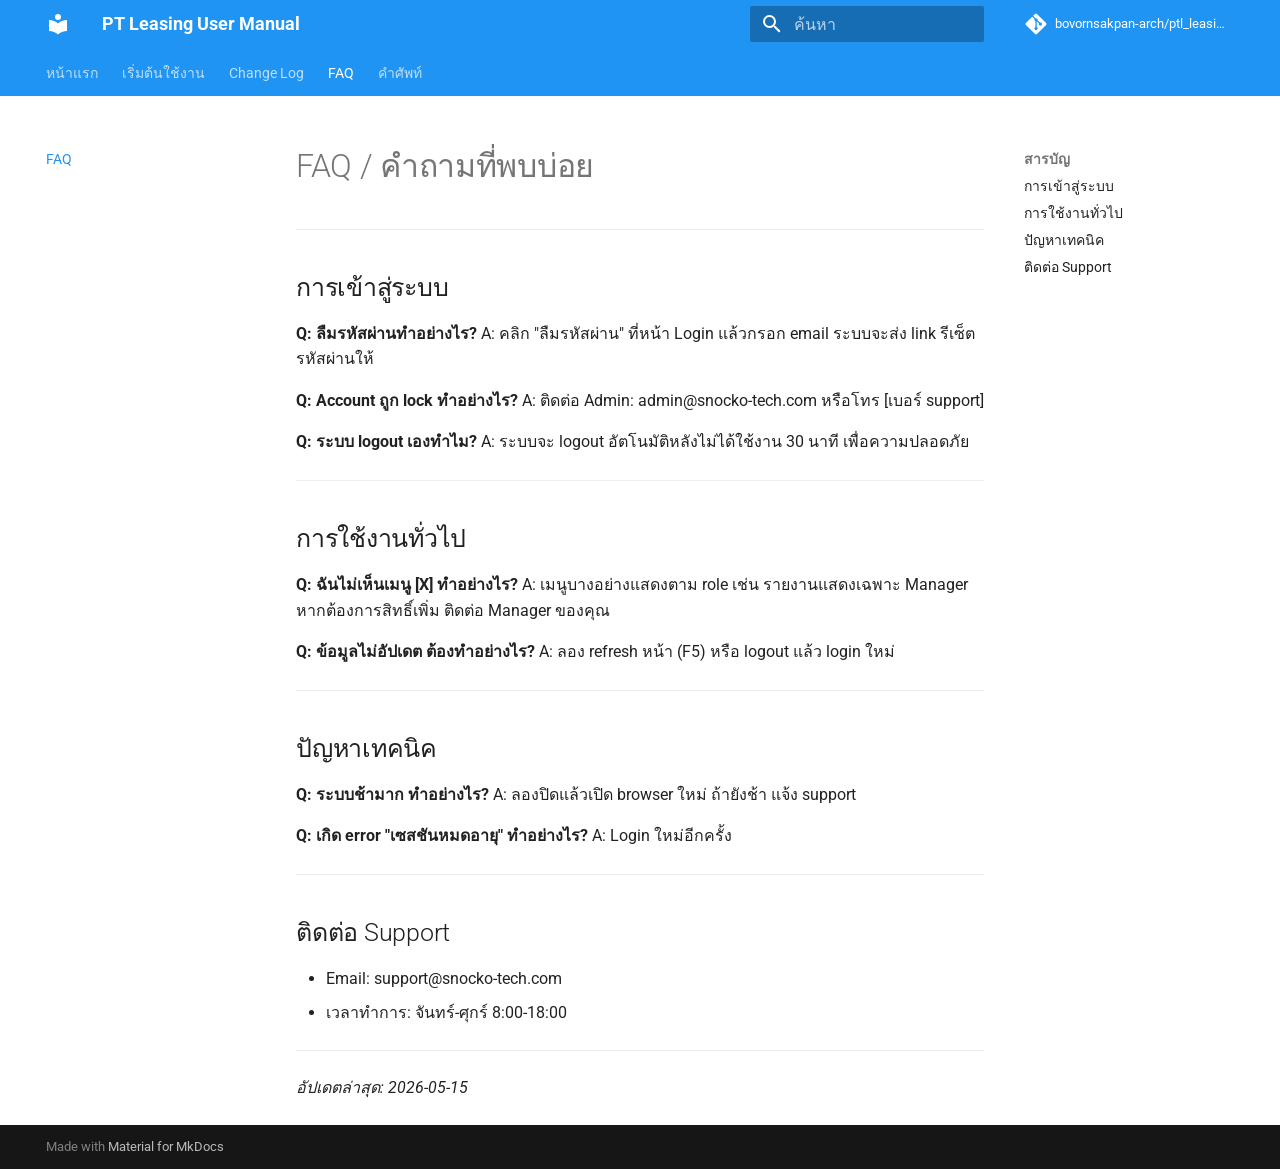
<file: faq/index.html>
<!doctype html>
<html lang="th" class="no-js">
  <head>
    
      <meta charset="utf-8">
      <meta name="viewport" content="width=device-width,initial-scale=1">
      
      
      
        <link rel="canonical" href="https://bovornsakpan-arch.github.io/ptl_leasing/manual/faq/">
      
      
        <link rel="prev" href="../change-log/">
      
      
        <link rel="next" href="../glossary/">
      
      
      <link rel="icon" href="../assets/images/favicon.png">
      <meta name="generator" content="mkdocs-1.6.1, mkdocs-material-9.5.50">
    
    
      
        <title>FAQ - PT Leasing User Manual</title>
      
    
    
      <link rel="stylesheet" href="../assets/stylesheets/main.a40c8224.min.css">
      
        
        <link rel="stylesheet" href="../assets/stylesheets/palette.06af60db.min.css">
      
      


    
    
      
    
    
      
        
        
        <link rel="preconnect" href="https://fonts.gstatic.com" crossorigin>
        <link rel="stylesheet" href="https://fonts.googleapis.com/css?family=Roboto:300,300i,400,400i,700,700i%7CRoboto+Mono:400,400i,700,700i&display=fallback">
        <style>:root{--md-text-font:"Roboto";--md-code-font:"Roboto Mono"}</style>
      
    
    
    <script>__md_scope=new URL("..",location),__md_hash=e=>[...e].reduce(((e,_)=>(e<<5)-e+_.charCodeAt(0)),0),__md_get=(e,_=localStorage,t=__md_scope)=>JSON.parse(_.getItem(t.pathname+"."+e)),__md_set=(e,_,t=localStorage,a=__md_scope)=>{try{t.setItem(a.pathname+"."+e,JSON.stringify(_))}catch(e){}}</script>
    
      

    
    
    
  </head>
  
  
    
    
      
    
    
    
    
    <body dir="ltr" data-md-color-scheme="default" data-md-color-primary="blue" data-md-color-accent="blue">
  
    
    <input class="md-toggle" data-md-toggle="drawer" type="checkbox" id="__drawer" autocomplete="off">
    <input class="md-toggle" data-md-toggle="search" type="checkbox" id="__search" autocomplete="off">
    <label class="md-overlay" for="__drawer"></label>
    <div data-md-component="skip">
      
        
        <a href="#faq" class="md-skip">
          ข้ามไปที่เนื้อหา
        </a>
      
    </div>
    <div data-md-component="announce">
      
    </div>
    
    
      

<header class="md-header" data-md-component="header">
  <nav class="md-header__inner md-grid" aria-label="หัวข้อ">
    <a href=".." title="PT Leasing User Manual" class="md-header__button md-logo" aria-label="PT Leasing User Manual" data-md-component="logo">
      
  
  <svg xmlns="http://www.w3.org/2000/svg" viewBox="0 0 24 24"><path d="M12 8a3 3 0 0 0 3-3 3 3 0 0 0-3-3 3 3 0 0 0-3 3 3 3 0 0 0 3 3m0 3.54C9.64 9.35 6.5 8 3 8v11c3.5 0 6.64 1.35 9 3.54 2.36-2.19 5.5-3.54 9-3.54V8c-3.5 0-6.64 1.35-9 3.54"/></svg>

    </a>
    <label class="md-header__button md-icon" for="__drawer">
      
      <svg xmlns="http://www.w3.org/2000/svg" viewBox="0 0 24 24"><path d="M3 6h18v2H3zm0 5h18v2H3zm0 5h18v2H3z"/></svg>
    </label>
    <div class="md-header__title" data-md-component="header-title">
      <div class="md-header__ellipsis">
        <div class="md-header__topic">
          <span class="md-ellipsis">
            PT Leasing User Manual
          </span>
        </div>
        <div class="md-header__topic" data-md-component="header-topic">
          <span class="md-ellipsis">
            
              FAQ
            
          </span>
        </div>
      </div>
    </div>
    
      
        <form class="md-header__option" data-md-component="palette">
  
    
    
    
    <input class="md-option" data-md-color-media="" data-md-color-scheme="default" data-md-color-primary="blue" data-md-color-accent="blue"  aria-hidden="true"  type="radio" name="__palette" id="__palette_0">
    
  
</form>
      
    
    
      <script>var palette=__md_get("__palette");if(palette&&palette.color){if("(prefers-color-scheme)"===palette.color.media){var media=matchMedia("(prefers-color-scheme: light)"),input=document.querySelector(media.matches?"[data-md-color-media='(prefers-color-scheme: light)']":"[data-md-color-media='(prefers-color-scheme: dark)']");palette.color.media=input.getAttribute("data-md-color-media"),palette.color.scheme=input.getAttribute("data-md-color-scheme"),palette.color.primary=input.getAttribute("data-md-color-primary"),palette.color.accent=input.getAttribute("data-md-color-accent")}for(var[key,value]of Object.entries(palette.color))document.body.setAttribute("data-md-color-"+key,value)}</script>
    
    
    
      <label class="md-header__button md-icon" for="__search">
        
        <svg xmlns="http://www.w3.org/2000/svg" viewBox="0 0 24 24"><path d="M9.5 3A6.5 6.5 0 0 1 16 9.5c0 1.61-.59 3.09-1.56 4.23l.27.27h.79l5 5-1.5 1.5-5-5v-.79l-.27-.27A6.52 6.52 0 0 1 9.5 16 6.5 6.5 0 0 1 3 9.5 6.5 6.5 0 0 1 9.5 3m0 2C7 5 5 7 5 9.5S7 14 9.5 14 14 12 14 9.5 12 5 9.5 5"/></svg>
      </label>
      <div class="md-search" data-md-component="search" role="dialog">
  <label class="md-search__overlay" for="__search"></label>
  <div class="md-search__inner" role="search">
    <form class="md-search__form" name="search">
      <input type="text" class="md-search__input" name="query" aria-label="ค้นหา" placeholder="ค้นหา" autocapitalize="off" autocorrect="off" autocomplete="off" spellcheck="false" data-md-component="search-query" required>
      <label class="md-search__icon md-icon" for="__search">
        
        <svg xmlns="http://www.w3.org/2000/svg" viewBox="0 0 24 24"><path d="M9.5 3A6.5 6.5 0 0 1 16 9.5c0 1.61-.59 3.09-1.56 4.23l.27.27h.79l5 5-1.5 1.5-5-5v-.79l-.27-.27A6.52 6.52 0 0 1 9.5 16 6.5 6.5 0 0 1 3 9.5 6.5 6.5 0 0 1 9.5 3m0 2C7 5 5 7 5 9.5S7 14 9.5 14 14 12 14 9.5 12 5 9.5 5"/></svg>
        
        <svg xmlns="http://www.w3.org/2000/svg" viewBox="0 0 24 24"><path d="M20 11v2H8l5.5 5.5-1.42 1.42L4.16 12l7.92-7.92L13.5 5.5 8 11z"/></svg>
      </label>
      <nav class="md-search__options" aria-label="ค้นหา">
        
        <button type="reset" class="md-search__icon md-icon" title="ล้าง" aria-label="ล้าง" tabindex="-1">
          
          <svg xmlns="http://www.w3.org/2000/svg" viewBox="0 0 24 24"><path d="M19 6.41 17.59 5 12 10.59 6.41 5 5 6.41 10.59 12 5 17.59 6.41 19 12 13.41 17.59 19 19 17.59 13.41 12z"/></svg>
        </button>
      </nav>
      
    </form>
    <div class="md-search__output">
      <div class="md-search__scrollwrap" tabindex="0" data-md-scrollfix>
        <div class="md-search-result" data-md-component="search-result">
          <div class="md-search-result__meta">
            กำลังเริ่มต้นการค้นหา
          </div>
          <ol class="md-search-result__list" role="presentation"></ol>
        </div>
      </div>
    </div>
  </div>
</div>
    
    
      <div class="md-header__source">
        <a href="https://github.com/bovornsakpan-arch/ptl_leasing" title="ไปที่พื้นที่เก็บข้อมูล" class="md-source" data-md-component="source">
  <div class="md-source__icon md-icon">
    
    <svg xmlns="http://www.w3.org/2000/svg" viewBox="0 0 448 512"><!--! Font Awesome Free 6.7.2 by @fontawesome - https://fontawesome.com License - https://fontawesome.com/license/free (Icons: CC BY 4.0, Fonts: SIL OFL 1.1, Code: MIT License) Copyright 2024 Fonticons, Inc.--><path d="M439.55 236.05 244 40.45a28.87 28.87 0 0 0-40.81 0l-40.66 40.63 51.52 51.52c27.06-9.14 52.68 16.77 43.39 43.68l49.66 49.66c34.23-11.8 61.18 31 35.47 56.69-26.49 26.49-70.21-2.87-56-37.34L240.22 199v121.85c25.3 12.54 22.26 41.85 9.08 55a34.34 34.34 0 0 1-48.55 0c-17.57-17.6-11.07-46.91 11.25-56v-123c-20.8-8.51-24.6-30.74-18.64-45L142.57 101 8.45 235.14a28.86 28.86 0 0 0 0 40.81l195.61 195.6a28.86 28.86 0 0 0 40.8 0l194.69-194.69a28.86 28.86 0 0 0 0-40.81"/></svg>
  </div>
  <div class="md-source__repository">
    bovornsakpan-arch/ptl_leasing
  </div>
</a>
      </div>
    
  </nav>
  
</header>
    
    <div class="md-container" data-md-component="container">
      
      
        
          
            
<nav class="md-tabs" aria-label="แท็บ" data-md-component="tabs">
  <div class="md-grid">
    <ul class="md-tabs__list">
      
        
  
  
  
    <li class="md-tabs__item">
      <a href=".." class="md-tabs__link">
        
  
    
  
  หน้าแรก

      </a>
    </li>
  

      
        
  
  
  
    <li class="md-tabs__item">
      <a href="../getting-started/" class="md-tabs__link">
        
  
    
  
  เริ่มต้นใช้งาน

      </a>
    </li>
  

      
        
  
  
  
    <li class="md-tabs__item">
      <a href="../change-log/" class="md-tabs__link">
        
  
    
  
  Change Log

      </a>
    </li>
  

      
        
  
  
    
  
  
    <li class="md-tabs__item md-tabs__item--active">
      <a href="./" class="md-tabs__link">
        
  
    
  
  FAQ

      </a>
    </li>
  

      
        
  
  
  
    <li class="md-tabs__item">
      <a href="../glossary/" class="md-tabs__link">
        
  
    
  
  คำศัพท์

      </a>
    </li>
  

      
    </ul>
  </div>
</nav>
          
        
      
      <main class="md-main" data-md-component="main">
        <div class="md-main__inner md-grid">
          
            
              
              <div class="md-sidebar md-sidebar--primary" data-md-component="sidebar" data-md-type="navigation" >
                <div class="md-sidebar__scrollwrap">
                  <div class="md-sidebar__inner">
                    


  


<nav class="md-nav md-nav--primary md-nav--lifted" aria-label="ตัวนำทาง" data-md-level="0">
  <label class="md-nav__title" for="__drawer">
    <a href=".." title="PT Leasing User Manual" class="md-nav__button md-logo" aria-label="PT Leasing User Manual" data-md-component="logo">
      
  
  <svg xmlns="http://www.w3.org/2000/svg" viewBox="0 0 24 24"><path d="M12 8a3 3 0 0 0 3-3 3 3 0 0 0-3-3 3 3 0 0 0-3 3 3 3 0 0 0 3 3m0 3.54C9.64 9.35 6.5 8 3 8v11c3.5 0 6.64 1.35 9 3.54 2.36-2.19 5.5-3.54 9-3.54V8c-3.5 0-6.64 1.35-9 3.54"/></svg>

    </a>
    PT Leasing User Manual
  </label>
  
    <div class="md-nav__source">
      <a href="https://github.com/bovornsakpan-arch/ptl_leasing" title="ไปที่พื้นที่เก็บข้อมูล" class="md-source" data-md-component="source">
  <div class="md-source__icon md-icon">
    
    <svg xmlns="http://www.w3.org/2000/svg" viewBox="0 0 448 512"><!--! Font Awesome Free 6.7.2 by @fontawesome - https://fontawesome.com License - https://fontawesome.com/license/free (Icons: CC BY 4.0, Fonts: SIL OFL 1.1, Code: MIT License) Copyright 2024 Fonticons, Inc.--><path d="M439.55 236.05 244 40.45a28.87 28.87 0 0 0-40.81 0l-40.66 40.63 51.52 51.52c27.06-9.14 52.68 16.77 43.39 43.68l49.66 49.66c34.23-11.8 61.18 31 35.47 56.69-26.49 26.49-70.21-2.87-56-37.34L240.22 199v121.85c25.3 12.54 22.26 41.85 9.08 55a34.34 34.34 0 0 1-48.55 0c-17.57-17.6-11.07-46.91 11.25-56v-123c-20.8-8.51-24.6-30.74-18.64-45L142.57 101 8.45 235.14a28.86 28.86 0 0 0 0 40.81l195.61 195.6a28.86 28.86 0 0 0 40.8 0l194.69-194.69a28.86 28.86 0 0 0 0-40.81"/></svg>
  </div>
  <div class="md-source__repository">
    bovornsakpan-arch/ptl_leasing
  </div>
</a>
    </div>
  
  <ul class="md-nav__list" data-md-scrollfix>
    
      
      
  
  
  
  
    <li class="md-nav__item">
      <a href=".." class="md-nav__link">
        
  
  <span class="md-ellipsis">
    หน้าแรก
  </span>
  

      </a>
    </li>
  

    
      
      
  
  
  
  
    <li class="md-nav__item">
      <a href="../getting-started/" class="md-nav__link">
        
  
  <span class="md-ellipsis">
    เริ่มต้นใช้งาน
  </span>
  

      </a>
    </li>
  

    
      
      
  
  
  
  
    <li class="md-nav__item">
      <a href="../change-log/" class="md-nav__link">
        
  
  <span class="md-ellipsis">
    Change Log
  </span>
  

      </a>
    </li>
  

    
      
      
  
  
    
  
  
  
    <li class="md-nav__item md-nav__item--active">
      
      <input class="md-nav__toggle md-toggle" type="checkbox" id="__toc">
      
      
        
      
      
        <label class="md-nav__link md-nav__link--active" for="__toc">
          
  
  <span class="md-ellipsis">
    FAQ
  </span>
  

          <span class="md-nav__icon md-icon"></span>
        </label>
      
      <a href="./" class="md-nav__link md-nav__link--active">
        
  
  <span class="md-ellipsis">
    FAQ
  </span>
  

      </a>
      
        

<nav class="md-nav md-nav--secondary" aria-label="สารบัญ">
  
  
  
    
  
  
    <label class="md-nav__title" for="__toc">
      <span class="md-nav__icon md-icon"></span>
      สารบัญ
    </label>
    <ul class="md-nav__list" data-md-component="toc" data-md-scrollfix>
      
        <li class="md-nav__item">
  <a href="#_1" class="md-nav__link">
    <span class="md-ellipsis">
      การเข้าสู่ระบบ
    </span>
  </a>
  
</li>
      
        <li class="md-nav__item">
  <a href="#_2" class="md-nav__link">
    <span class="md-ellipsis">
      การใช้งานทั่วไป
    </span>
  </a>
  
</li>
      
        <li class="md-nav__item">
  <a href="#_3" class="md-nav__link">
    <span class="md-ellipsis">
      ปัญหาเทคนิค
    </span>
  </a>
  
</li>
      
        <li class="md-nav__item">
  <a href="#support" class="md-nav__link">
    <span class="md-ellipsis">
      ติดต่อ Support
    </span>
  </a>
  
</li>
      
    </ul>
  
</nav>
      
    </li>
  

    
      
      
  
  
  
  
    <li class="md-nav__item">
      <a href="../glossary/" class="md-nav__link">
        
  
  <span class="md-ellipsis">
    คำศัพท์
  </span>
  

      </a>
    </li>
  

    
  </ul>
</nav>
                  </div>
                </div>
              </div>
            
            
              
              <div class="md-sidebar md-sidebar--secondary" data-md-component="sidebar" data-md-type="toc" >
                <div class="md-sidebar__scrollwrap">
                  <div class="md-sidebar__inner">
                    

<nav class="md-nav md-nav--secondary" aria-label="สารบัญ">
  
  
  
    
  
  
    <label class="md-nav__title" for="__toc">
      <span class="md-nav__icon md-icon"></span>
      สารบัญ
    </label>
    <ul class="md-nav__list" data-md-component="toc" data-md-scrollfix>
      
        <li class="md-nav__item">
  <a href="#_1" class="md-nav__link">
    <span class="md-ellipsis">
      การเข้าสู่ระบบ
    </span>
  </a>
  
</li>
      
        <li class="md-nav__item">
  <a href="#_2" class="md-nav__link">
    <span class="md-ellipsis">
      การใช้งานทั่วไป
    </span>
  </a>
  
</li>
      
        <li class="md-nav__item">
  <a href="#_3" class="md-nav__link">
    <span class="md-ellipsis">
      ปัญหาเทคนิค
    </span>
  </a>
  
</li>
      
        <li class="md-nav__item">
  <a href="#support" class="md-nav__link">
    <span class="md-ellipsis">
      ติดต่อ Support
    </span>
  </a>
  
</li>
      
    </ul>
  
</nav>
                  </div>
                </div>
              </div>
            
          
          
            <div class="md-content" data-md-component="content">
              <article class="md-content__inner md-typeset">
                
                  

  
  


<h1 id="faq">FAQ / คำถามที่พบบ่อย</h1>
<hr />
<h2 id="_1">การเข้าสู่ระบบ</h2>
<p><strong>Q: ลืมรหัสผ่านทำอย่างไร?</strong>
A: คลิก "ลืมรหัสผ่าน" ที่หน้า Login แล้วกรอก email ระบบจะส่ง link รีเซ็ตรหัสผ่านให้</p>
<p><strong>Q: Account ถูก lock ทำอย่างไร?</strong>
A: ติดต่อ Admin: admin@snocko-tech.com หรือโทร [เบอร์ support]</p>
<p><strong>Q: ระบบ logout เองทำไม?</strong>
A: ระบบจะ logout อัตโนมัติหลังไม่ได้ใช้งาน 30 นาที เพื่อความปลอดภัย</p>
<hr />
<h2 id="_2">การใช้งานทั่วไป</h2>
<p><strong>Q: ฉันไม่เห็นเมนู [X] ทำอย่างไร?</strong>
A: เมนูบางอย่างแสดงตาม role เช่น รายงานแสดงเฉพาะ Manager หากต้องการสิทธิ์เพิ่ม ติดต่อ Manager ของคุณ</p>
<p><strong>Q: ข้อมูลไม่อัปเดต ต้องทำอย่างไร?</strong>
A: ลอง refresh หน้า (F5) หรือ logout แล้ว login ใหม่</p>
<hr />
<h2 id="_3">ปัญหาเทคนิค</h2>
<p><strong>Q: ระบบช้ามาก ทำอย่างไร?</strong>
A: ลองปิดแล้วเปิด browser ใหม่ ถ้ายังช้า แจ้ง support</p>
<p><strong>Q: เกิด error "เซสชันหมดอายุ" ทำอย่างไร?</strong>
A: Login ใหม่อีกครั้ง</p>
<hr />
<h2 id="support">ติดต่อ Support</h2>
<ul>
<li>Email: support@snocko-tech.com</li>
<li>เวลาทำการ: จันทร์-ศุกร์ 8:00-18:00</li>
</ul>
<hr />
<p><em>อัปเดตล่าสุด: 2026-05-15</em></p>












                
              </article>
            </div>
          
          
<script>var target=document.getElementById(location.hash.slice(1));target&&target.name&&(target.checked=target.name.startsWith("__tabbed_"))</script>
        </div>
        
          <button type="button" class="md-top md-icon" data-md-component="top" hidden>
  
  <svg xmlns="http://www.w3.org/2000/svg" viewBox="0 0 24 24"><path d="M13 20h-2V8l-5.5 5.5-1.42-1.42L12 4.16l7.92 7.92-1.42 1.42L13 8z"/></svg>
  กลับไปด้านบนสุด
</button>
        
      </main>
      
        <footer class="md-footer">
  
  <div class="md-footer-meta md-typeset">
    <div class="md-footer-meta__inner md-grid">
      <div class="md-copyright">
  
  
    Made with
    <a href="https://squidfunk.github.io/mkdocs-material/" target="_blank" rel="noopener">
      Material for MkDocs
    </a>
  
</div>
      
    </div>
  </div>
</footer>
      
    </div>
    <div class="md-dialog" data-md-component="dialog">
      <div class="md-dialog__inner md-typeset"></div>
    </div>
    
    
    <script id="__config" type="application/json">{"base": "..", "features": ["navigation.tabs", "navigation.sections", "navigation.top", "search.highlight", "content.code.copy"], "search": "../assets/javascripts/workers/search.f8cc74c7.min.js", "translations": {"clipboard.copied": "\u0e04\u0e31\u0e14\u0e25\u0e2d\u0e01\u0e41\u0e25\u0e49\u0e27", "clipboard.copy": "\u0e04\u0e31\u0e14\u0e25\u0e2d\u0e01", "search.result.more.one": "\u0e2d\u0e35\u0e01\u0e2b\u0e19\u0e36\u0e48\u0e07\u0e43\u0e19\u0e2b\u0e19\u0e49\u0e32\u0e19\u0e35\u0e49", "search.result.more.other": "# \u0e40\u0e1e\u0e34\u0e48\u0e21\u0e40\u0e15\u0e34\u0e21\u0e43\u0e19\u0e2b\u0e19\u0e49\u0e32\u0e19\u0e35\u0e49", "search.result.none": "\u0e44\u0e21\u0e48\u0e1e\u0e1a\u0e40\u0e2d\u0e01\u0e2a\u0e32\u0e23\u0e17\u0e35\u0e48\u0e15\u0e23\u0e07\u0e01\u0e31\u0e19", "search.result.one": "\u0e1e\u0e1a\u0e40\u0e2d\u0e01\u0e2a\u0e32\u0e23\u0e17\u0e35\u0e48\u0e15\u0e23\u0e07\u0e01\u0e31\u0e19", "search.result.other": "\u0e1e\u0e1a # \u0e40\u0e2d\u0e01\u0e2a\u0e32\u0e23\u0e17\u0e35\u0e48\u0e15\u0e23\u0e07\u0e01\u0e31\u0e19", "search.result.placeholder": "\u0e1e\u0e34\u0e21\u0e1e\u0e4c\u0e40\u0e1e\u0e37\u0e48\u0e2d\u0e40\u0e23\u0e34\u0e48\u0e21\u0e04\u0e49\u0e19\u0e2b\u0e32", "search.result.term.missing": "\u0e44\u0e21\u0e48\u0e1e\u0e1a", "select.version": "\u0e40\u0e25\u0e37\u0e2d\u0e01\u0e40\u0e27\u0e2d\u0e23\u0e4c\u0e0a\u0e31\u0e19"}}</script>
    
    
      <script src="../assets/javascripts/bundle.60a45f97.min.js"></script>
      
    
  </body>
</html>
</file>
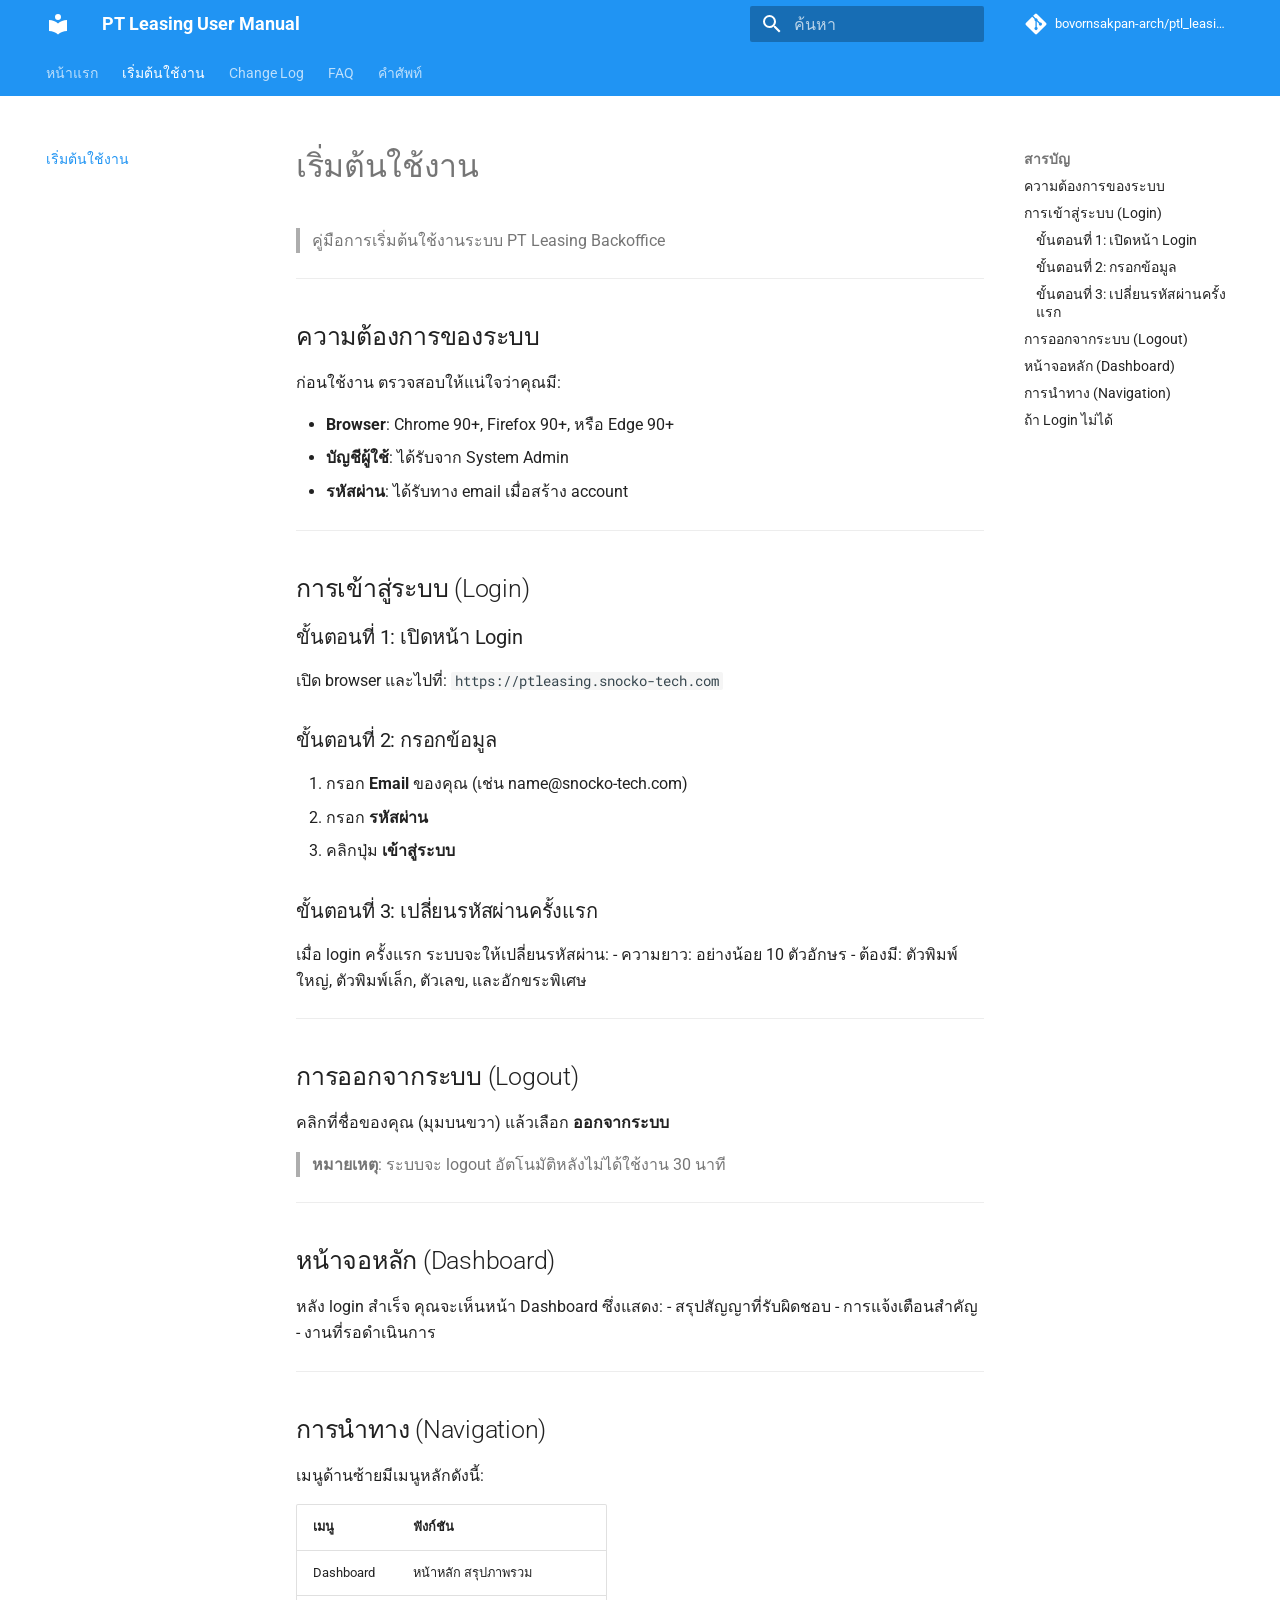
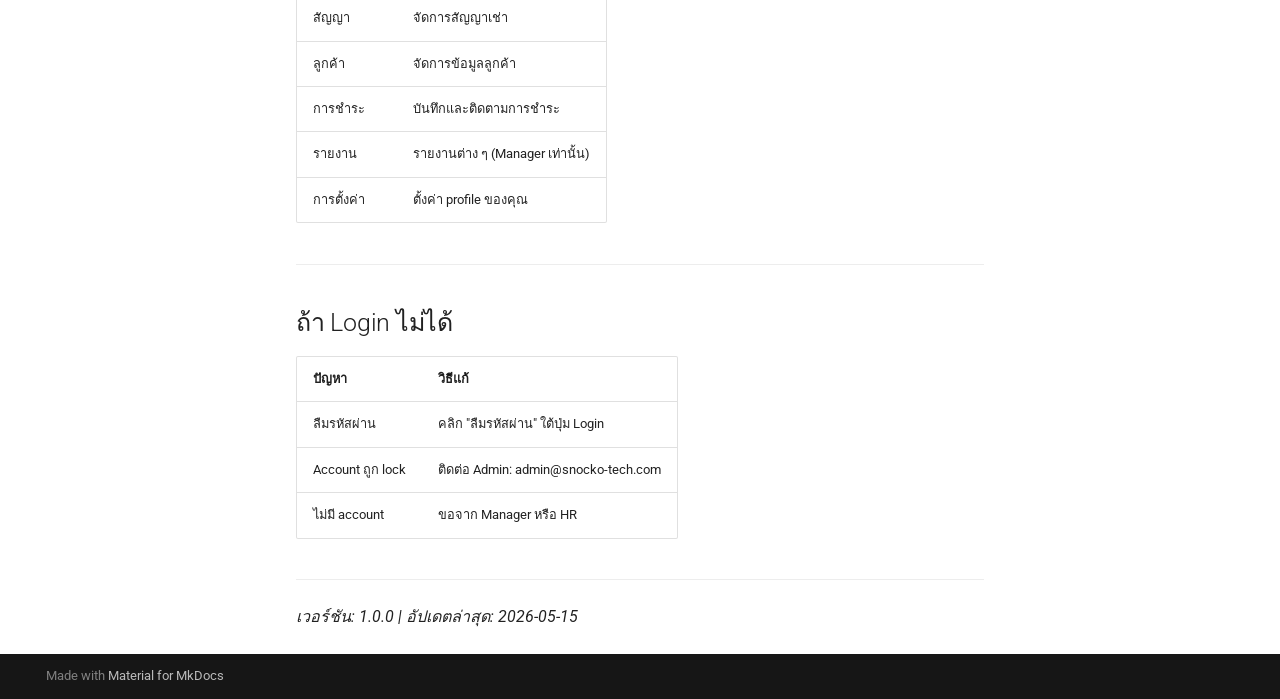
<file: getting-started/index.html>
<!doctype html>
<html lang="th" class="no-js">
  <head>
    
      <meta charset="utf-8">
      <meta name="viewport" content="width=device-width,initial-scale=1">
      
      
      
        <link rel="canonical" href="https://bovornsakpan-arch.github.io/ptl_leasing/manual/getting-started/">
      
      
        <link rel="prev" href="..">
      
      
        <link rel="next" href="../change-log/">
      
      
      <link rel="icon" href="../assets/images/favicon.png">
      <meta name="generator" content="mkdocs-1.6.1, mkdocs-material-9.5.50">
    
    
      
        <title>เริ่มต้นใช้งาน - PT Leasing User Manual</title>
      
    
    
      <link rel="stylesheet" href="../assets/stylesheets/main.a40c8224.min.css">
      
        
        <link rel="stylesheet" href="../assets/stylesheets/palette.06af60db.min.css">
      
      


    
    
      
    
    
      
        
        
        <link rel="preconnect" href="https://fonts.gstatic.com" crossorigin>
        <link rel="stylesheet" href="https://fonts.googleapis.com/css?family=Roboto:300,300i,400,400i,700,700i%7CRoboto+Mono:400,400i,700,700i&display=fallback">
        <style>:root{--md-text-font:"Roboto";--md-code-font:"Roboto Mono"}</style>
      
    
    
    <script>__md_scope=new URL("..",location),__md_hash=e=>[...e].reduce(((e,_)=>(e<<5)-e+_.charCodeAt(0)),0),__md_get=(e,_=localStorage,t=__md_scope)=>JSON.parse(_.getItem(t.pathname+"."+e)),__md_set=(e,_,t=localStorage,a=__md_scope)=>{try{t.setItem(a.pathname+"."+e,JSON.stringify(_))}catch(e){}}</script>
    
      

    
    
    
  </head>
  
  
    
    
      
    
    
    
    
    <body dir="ltr" data-md-color-scheme="default" data-md-color-primary="blue" data-md-color-accent="blue">
  
    
    <input class="md-toggle" data-md-toggle="drawer" type="checkbox" id="__drawer" autocomplete="off">
    <input class="md-toggle" data-md-toggle="search" type="checkbox" id="__search" autocomplete="off">
    <label class="md-overlay" for="__drawer"></label>
    <div data-md-component="skip">
      
        
        <a href="#_1" class="md-skip">
          ข้ามไปที่เนื้อหา
        </a>
      
    </div>
    <div data-md-component="announce">
      
    </div>
    
    
      

<header class="md-header" data-md-component="header">
  <nav class="md-header__inner md-grid" aria-label="หัวข้อ">
    <a href=".." title="PT Leasing User Manual" class="md-header__button md-logo" aria-label="PT Leasing User Manual" data-md-component="logo">
      
  
  <svg xmlns="http://www.w3.org/2000/svg" viewBox="0 0 24 24"><path d="M12 8a3 3 0 0 0 3-3 3 3 0 0 0-3-3 3 3 0 0 0-3 3 3 3 0 0 0 3 3m0 3.54C9.64 9.35 6.5 8 3 8v11c3.5 0 6.64 1.35 9 3.54 2.36-2.19 5.5-3.54 9-3.54V8c-3.5 0-6.64 1.35-9 3.54"/></svg>

    </a>
    <label class="md-header__button md-icon" for="__drawer">
      
      <svg xmlns="http://www.w3.org/2000/svg" viewBox="0 0 24 24"><path d="M3 6h18v2H3zm0 5h18v2H3zm0 5h18v2H3z"/></svg>
    </label>
    <div class="md-header__title" data-md-component="header-title">
      <div class="md-header__ellipsis">
        <div class="md-header__topic">
          <span class="md-ellipsis">
            PT Leasing User Manual
          </span>
        </div>
        <div class="md-header__topic" data-md-component="header-topic">
          <span class="md-ellipsis">
            
              เริ่มต้นใช้งาน
            
          </span>
        </div>
      </div>
    </div>
    
      
        <form class="md-header__option" data-md-component="palette">
  
    
    
    
    <input class="md-option" data-md-color-media="" data-md-color-scheme="default" data-md-color-primary="blue" data-md-color-accent="blue"  aria-hidden="true"  type="radio" name="__palette" id="__palette_0">
    
  
</form>
      
    
    
      <script>var palette=__md_get("__palette");if(palette&&palette.color){if("(prefers-color-scheme)"===palette.color.media){var media=matchMedia("(prefers-color-scheme: light)"),input=document.querySelector(media.matches?"[data-md-color-media='(prefers-color-scheme: light)']":"[data-md-color-media='(prefers-color-scheme: dark)']");palette.color.media=input.getAttribute("data-md-color-media"),palette.color.scheme=input.getAttribute("data-md-color-scheme"),palette.color.primary=input.getAttribute("data-md-color-primary"),palette.color.accent=input.getAttribute("data-md-color-accent")}for(var[key,value]of Object.entries(palette.color))document.body.setAttribute("data-md-color-"+key,value)}</script>
    
    
    
      <label class="md-header__button md-icon" for="__search">
        
        <svg xmlns="http://www.w3.org/2000/svg" viewBox="0 0 24 24"><path d="M9.5 3A6.5 6.5 0 0 1 16 9.5c0 1.61-.59 3.09-1.56 4.23l.27.27h.79l5 5-1.5 1.5-5-5v-.79l-.27-.27A6.52 6.52 0 0 1 9.5 16 6.5 6.5 0 0 1 3 9.5 6.5 6.5 0 0 1 9.5 3m0 2C7 5 5 7 5 9.5S7 14 9.5 14 14 12 14 9.5 12 5 9.5 5"/></svg>
      </label>
      <div class="md-search" data-md-component="search" role="dialog">
  <label class="md-search__overlay" for="__search"></label>
  <div class="md-search__inner" role="search">
    <form class="md-search__form" name="search">
      <input type="text" class="md-search__input" name="query" aria-label="ค้นหา" placeholder="ค้นหา" autocapitalize="off" autocorrect="off" autocomplete="off" spellcheck="false" data-md-component="search-query" required>
      <label class="md-search__icon md-icon" for="__search">
        
        <svg xmlns="http://www.w3.org/2000/svg" viewBox="0 0 24 24"><path d="M9.5 3A6.5 6.5 0 0 1 16 9.5c0 1.61-.59 3.09-1.56 4.23l.27.27h.79l5 5-1.5 1.5-5-5v-.79l-.27-.27A6.52 6.52 0 0 1 9.5 16 6.5 6.5 0 0 1 3 9.5 6.5 6.5 0 0 1 9.5 3m0 2C7 5 5 7 5 9.5S7 14 9.5 14 14 12 14 9.5 12 5 9.5 5"/></svg>
        
        <svg xmlns="http://www.w3.org/2000/svg" viewBox="0 0 24 24"><path d="M20 11v2H8l5.5 5.5-1.42 1.42L4.16 12l7.92-7.92L13.5 5.5 8 11z"/></svg>
      </label>
      <nav class="md-search__options" aria-label="ค้นหา">
        
        <button type="reset" class="md-search__icon md-icon" title="ล้าง" aria-label="ล้าง" tabindex="-1">
          
          <svg xmlns="http://www.w3.org/2000/svg" viewBox="0 0 24 24"><path d="M19 6.41 17.59 5 12 10.59 6.41 5 5 6.41 10.59 12 5 17.59 6.41 19 12 13.41 17.59 19 19 17.59 13.41 12z"/></svg>
        </button>
      </nav>
      
    </form>
    <div class="md-search__output">
      <div class="md-search__scrollwrap" tabindex="0" data-md-scrollfix>
        <div class="md-search-result" data-md-component="search-result">
          <div class="md-search-result__meta">
            กำลังเริ่มต้นการค้นหา
          </div>
          <ol class="md-search-result__list" role="presentation"></ol>
        </div>
      </div>
    </div>
  </div>
</div>
    
    
      <div class="md-header__source">
        <a href="https://github.com/bovornsakpan-arch/ptl_leasing" title="ไปที่พื้นที่เก็บข้อมูล" class="md-source" data-md-component="source">
  <div class="md-source__icon md-icon">
    
    <svg xmlns="http://www.w3.org/2000/svg" viewBox="0 0 448 512"><!--! Font Awesome Free 6.7.2 by @fontawesome - https://fontawesome.com License - https://fontawesome.com/license/free (Icons: CC BY 4.0, Fonts: SIL OFL 1.1, Code: MIT License) Copyright 2024 Fonticons, Inc.--><path d="M439.55 236.05 244 40.45a28.87 28.87 0 0 0-40.81 0l-40.66 40.63 51.52 51.52c27.06-9.14 52.68 16.77 43.39 43.68l49.66 49.66c34.23-11.8 61.18 31 35.47 56.69-26.49 26.49-70.21-2.87-56-37.34L240.22 199v121.85c25.3 12.54 22.26 41.85 9.08 55a34.34 34.34 0 0 1-48.55 0c-17.57-17.6-11.07-46.91 11.25-56v-123c-20.8-8.51-24.6-30.74-18.64-45L142.57 101 8.45 235.14a28.86 28.86 0 0 0 0 40.81l195.61 195.6a28.86 28.86 0 0 0 40.8 0l194.69-194.69a28.86 28.86 0 0 0 0-40.81"/></svg>
  </div>
  <div class="md-source__repository">
    bovornsakpan-arch/ptl_leasing
  </div>
</a>
      </div>
    
  </nav>
  
</header>
    
    <div class="md-container" data-md-component="container">
      
      
        
          
            
<nav class="md-tabs" aria-label="แท็บ" data-md-component="tabs">
  <div class="md-grid">
    <ul class="md-tabs__list">
      
        
  
  
  
    <li class="md-tabs__item">
      <a href=".." class="md-tabs__link">
        
  
    
  
  หน้าแรก

      </a>
    </li>
  

      
        
  
  
    
  
  
    <li class="md-tabs__item md-tabs__item--active">
      <a href="./" class="md-tabs__link">
        
  
    
  
  เริ่มต้นใช้งาน

      </a>
    </li>
  

      
        
  
  
  
    <li class="md-tabs__item">
      <a href="../change-log/" class="md-tabs__link">
        
  
    
  
  Change Log

      </a>
    </li>
  

      
        
  
  
  
    <li class="md-tabs__item">
      <a href="../faq/" class="md-tabs__link">
        
  
    
  
  FAQ

      </a>
    </li>
  

      
        
  
  
  
    <li class="md-tabs__item">
      <a href="../glossary/" class="md-tabs__link">
        
  
    
  
  คำศัพท์

      </a>
    </li>
  

      
    </ul>
  </div>
</nav>
          
        
      
      <main class="md-main" data-md-component="main">
        <div class="md-main__inner md-grid">
          
            
              
              <div class="md-sidebar md-sidebar--primary" data-md-component="sidebar" data-md-type="navigation" >
                <div class="md-sidebar__scrollwrap">
                  <div class="md-sidebar__inner">
                    


  


<nav class="md-nav md-nav--primary md-nav--lifted" aria-label="ตัวนำทาง" data-md-level="0">
  <label class="md-nav__title" for="__drawer">
    <a href=".." title="PT Leasing User Manual" class="md-nav__button md-logo" aria-label="PT Leasing User Manual" data-md-component="logo">
      
  
  <svg xmlns="http://www.w3.org/2000/svg" viewBox="0 0 24 24"><path d="M12 8a3 3 0 0 0 3-3 3 3 0 0 0-3-3 3 3 0 0 0-3 3 3 3 0 0 0 3 3m0 3.54C9.64 9.35 6.5 8 3 8v11c3.5 0 6.64 1.35 9 3.54 2.36-2.19 5.5-3.54 9-3.54V8c-3.5 0-6.64 1.35-9 3.54"/></svg>

    </a>
    PT Leasing User Manual
  </label>
  
    <div class="md-nav__source">
      <a href="https://github.com/bovornsakpan-arch/ptl_leasing" title="ไปที่พื้นที่เก็บข้อมูล" class="md-source" data-md-component="source">
  <div class="md-source__icon md-icon">
    
    <svg xmlns="http://www.w3.org/2000/svg" viewBox="0 0 448 512"><!--! Font Awesome Free 6.7.2 by @fontawesome - https://fontawesome.com License - https://fontawesome.com/license/free (Icons: CC BY 4.0, Fonts: SIL OFL 1.1, Code: MIT License) Copyright 2024 Fonticons, Inc.--><path d="M439.55 236.05 244 40.45a28.87 28.87 0 0 0-40.81 0l-40.66 40.63 51.52 51.52c27.06-9.14 52.68 16.77 43.39 43.68l49.66 49.66c34.23-11.8 61.18 31 35.47 56.69-26.49 26.49-70.21-2.87-56-37.34L240.22 199v121.85c25.3 12.54 22.26 41.85 9.08 55a34.34 34.34 0 0 1-48.55 0c-17.57-17.6-11.07-46.91 11.25-56v-123c-20.8-8.51-24.6-30.74-18.64-45L142.57 101 8.45 235.14a28.86 28.86 0 0 0 0 40.81l195.61 195.6a28.86 28.86 0 0 0 40.8 0l194.69-194.69a28.86 28.86 0 0 0 0-40.81"/></svg>
  </div>
  <div class="md-source__repository">
    bovornsakpan-arch/ptl_leasing
  </div>
</a>
    </div>
  
  <ul class="md-nav__list" data-md-scrollfix>
    
      
      
  
  
  
  
    <li class="md-nav__item">
      <a href=".." class="md-nav__link">
        
  
  <span class="md-ellipsis">
    หน้าแรก
  </span>
  

      </a>
    </li>
  

    
      
      
  
  
    
  
  
  
    <li class="md-nav__item md-nav__item--active">
      
      <input class="md-nav__toggle md-toggle" type="checkbox" id="__toc">
      
      
        
      
      
        <label class="md-nav__link md-nav__link--active" for="__toc">
          
  
  <span class="md-ellipsis">
    เริ่มต้นใช้งาน
  </span>
  

          <span class="md-nav__icon md-icon"></span>
        </label>
      
      <a href="./" class="md-nav__link md-nav__link--active">
        
  
  <span class="md-ellipsis">
    เริ่มต้นใช้งาน
  </span>
  

      </a>
      
        

<nav class="md-nav md-nav--secondary" aria-label="สารบัญ">
  
  
  
    
  
  
    <label class="md-nav__title" for="__toc">
      <span class="md-nav__icon md-icon"></span>
      สารบัญ
    </label>
    <ul class="md-nav__list" data-md-component="toc" data-md-scrollfix>
      
        <li class="md-nav__item">
  <a href="#_2" class="md-nav__link">
    <span class="md-ellipsis">
      ความต้องการของระบบ
    </span>
  </a>
  
</li>
      
        <li class="md-nav__item">
  <a href="#login" class="md-nav__link">
    <span class="md-ellipsis">
      การเข้าสู่ระบบ (Login)
    </span>
  </a>
  
    <nav class="md-nav" aria-label="การเข้าสู่ระบบ (Login)">
      <ul class="md-nav__list">
        
          <li class="md-nav__item">
  <a href="#1-login" class="md-nav__link">
    <span class="md-ellipsis">
      ขั้นตอนที่ 1: เปิดหน้า Login
    </span>
  </a>
  
</li>
        
          <li class="md-nav__item">
  <a href="#2" class="md-nav__link">
    <span class="md-ellipsis">
      ขั้นตอนที่ 2: กรอกข้อมูล
    </span>
  </a>
  
</li>
        
          <li class="md-nav__item">
  <a href="#3" class="md-nav__link">
    <span class="md-ellipsis">
      ขั้นตอนที่ 3: เปลี่ยนรหัสผ่านครั้งแรก
    </span>
  </a>
  
</li>
        
      </ul>
    </nav>
  
</li>
      
        <li class="md-nav__item">
  <a href="#logout" class="md-nav__link">
    <span class="md-ellipsis">
      การออกจากระบบ (Logout)
    </span>
  </a>
  
</li>
      
        <li class="md-nav__item">
  <a href="#dashboard" class="md-nav__link">
    <span class="md-ellipsis">
      หน้าจอหลัก (Dashboard)
    </span>
  </a>
  
</li>
      
        <li class="md-nav__item">
  <a href="#navigation" class="md-nav__link">
    <span class="md-ellipsis">
      การนำทาง (Navigation)
    </span>
  </a>
  
</li>
      
        <li class="md-nav__item">
  <a href="#login_1" class="md-nav__link">
    <span class="md-ellipsis">
      ถ้า Login ไม่ได้
    </span>
  </a>
  
</li>
      
    </ul>
  
</nav>
      
    </li>
  

    
      
      
  
  
  
  
    <li class="md-nav__item">
      <a href="../change-log/" class="md-nav__link">
        
  
  <span class="md-ellipsis">
    Change Log
  </span>
  

      </a>
    </li>
  

    
      
      
  
  
  
  
    <li class="md-nav__item">
      <a href="../faq/" class="md-nav__link">
        
  
  <span class="md-ellipsis">
    FAQ
  </span>
  

      </a>
    </li>
  

    
      
      
  
  
  
  
    <li class="md-nav__item">
      <a href="../glossary/" class="md-nav__link">
        
  
  <span class="md-ellipsis">
    คำศัพท์
  </span>
  

      </a>
    </li>
  

    
  </ul>
</nav>
                  </div>
                </div>
              </div>
            
            
              
              <div class="md-sidebar md-sidebar--secondary" data-md-component="sidebar" data-md-type="toc" >
                <div class="md-sidebar__scrollwrap">
                  <div class="md-sidebar__inner">
                    

<nav class="md-nav md-nav--secondary" aria-label="สารบัญ">
  
  
  
    
  
  
    <label class="md-nav__title" for="__toc">
      <span class="md-nav__icon md-icon"></span>
      สารบัญ
    </label>
    <ul class="md-nav__list" data-md-component="toc" data-md-scrollfix>
      
        <li class="md-nav__item">
  <a href="#_2" class="md-nav__link">
    <span class="md-ellipsis">
      ความต้องการของระบบ
    </span>
  </a>
  
</li>
      
        <li class="md-nav__item">
  <a href="#login" class="md-nav__link">
    <span class="md-ellipsis">
      การเข้าสู่ระบบ (Login)
    </span>
  </a>
  
    <nav class="md-nav" aria-label="การเข้าสู่ระบบ (Login)">
      <ul class="md-nav__list">
        
          <li class="md-nav__item">
  <a href="#1-login" class="md-nav__link">
    <span class="md-ellipsis">
      ขั้นตอนที่ 1: เปิดหน้า Login
    </span>
  </a>
  
</li>
        
          <li class="md-nav__item">
  <a href="#2" class="md-nav__link">
    <span class="md-ellipsis">
      ขั้นตอนที่ 2: กรอกข้อมูล
    </span>
  </a>
  
</li>
        
          <li class="md-nav__item">
  <a href="#3" class="md-nav__link">
    <span class="md-ellipsis">
      ขั้นตอนที่ 3: เปลี่ยนรหัสผ่านครั้งแรก
    </span>
  </a>
  
</li>
        
      </ul>
    </nav>
  
</li>
      
        <li class="md-nav__item">
  <a href="#logout" class="md-nav__link">
    <span class="md-ellipsis">
      การออกจากระบบ (Logout)
    </span>
  </a>
  
</li>
      
        <li class="md-nav__item">
  <a href="#dashboard" class="md-nav__link">
    <span class="md-ellipsis">
      หน้าจอหลัก (Dashboard)
    </span>
  </a>
  
</li>
      
        <li class="md-nav__item">
  <a href="#navigation" class="md-nav__link">
    <span class="md-ellipsis">
      การนำทาง (Navigation)
    </span>
  </a>
  
</li>
      
        <li class="md-nav__item">
  <a href="#login_1" class="md-nav__link">
    <span class="md-ellipsis">
      ถ้า Login ไม่ได้
    </span>
  </a>
  
</li>
      
    </ul>
  
</nav>
                  </div>
                </div>
              </div>
            
          
          
            <div class="md-content" data-md-component="content">
              <article class="md-content__inner md-typeset">
                
                  

  
  


<h1 id="_1">เริ่มต้นใช้งาน</h1>
<blockquote>
<p>คู่มือการเริ่มต้นใช้งานระบบ PT Leasing Backoffice</p>
</blockquote>
<hr />
<h2 id="_2">ความต้องการของระบบ</h2>
<p>ก่อนใช้งาน ตรวจสอบให้แน่ใจว่าคุณมี:</p>
<ul>
<li><strong>Browser</strong>: Chrome 90+, Firefox 90+, หรือ Edge 90+</li>
<li><strong>บัญชีผู้ใช้</strong>: ได้รับจาก System Admin</li>
<li><strong>รหัสผ่าน</strong>: ได้รับทาง email เมื่อสร้าง account</li>
</ul>
<hr />
<h2 id="login">การเข้าสู่ระบบ (Login)</h2>
<h3 id="1-login">ขั้นตอนที่ 1: เปิดหน้า Login</h3>
<p>เปิด browser และไปที่: <code>https://ptleasing.snocko-tech.com</code></p>
<h3 id="2">ขั้นตอนที่ 2: กรอกข้อมูล</h3>
<ol>
<li>กรอก <strong>Email</strong> ของคุณ (เช่น name@snocko-tech.com)</li>
<li>กรอก <strong>รหัสผ่าน</strong></li>
<li>คลิกปุ่ม <strong>เข้าสู่ระบบ</strong></li>
</ol>
<h3 id="3">ขั้นตอนที่ 3: เปลี่ยนรหัสผ่านครั้งแรก</h3>
<p>เมื่อ login ครั้งแรก ระบบจะให้เปลี่ยนรหัสผ่าน:
- ความยาว: อย่างน้อย 10 ตัวอักษร
- ต้องมี: ตัวพิมพ์ใหญ่, ตัวพิมพ์เล็ก, ตัวเลข, และอักขระพิเศษ</p>
<hr />
<h2 id="logout">การออกจากระบบ (Logout)</h2>
<p>คลิกที่ชื่อของคุณ (มุมบนขวา) แล้วเลือก <strong>ออกจากระบบ</strong></p>
<blockquote>
<p><strong>หมายเหตุ</strong>: ระบบจะ logout อัตโนมัติหลังไม่ได้ใช้งาน 30 นาที</p>
</blockquote>
<hr />
<h2 id="dashboard">หน้าจอหลัก (Dashboard)</h2>
<p>หลัง login สำเร็จ คุณจะเห็นหน้า Dashboard ซึ่งแสดง:
- สรุปสัญญาที่รับผิดชอบ
- การแจ้งเตือนสำคัญ
- งานที่รอดำเนินการ</p>
<hr />
<h2 id="navigation">การนำทาง (Navigation)</h2>
<p>เมนูด้านซ้ายมีเมนูหลักดังนี้:</p>
<table>
<thead>
<tr>
<th>เมนู</th>
<th>ฟังก์ชัน</th>
</tr>
</thead>
<tbody>
<tr>
<td>Dashboard</td>
<td>หน้าหลัก สรุปภาพรวม</td>
</tr>
<tr>
<td>สัญญา</td>
<td>จัดการสัญญาเช่า</td>
</tr>
<tr>
<td>ลูกค้า</td>
<td>จัดการข้อมูลลูกค้า</td>
</tr>
<tr>
<td>การชำระ</td>
<td>บันทึกและติดตามการชำระ</td>
</tr>
<tr>
<td>รายงาน</td>
<td>รายงานต่าง ๆ (Manager เท่านั้น)</td>
</tr>
<tr>
<td>การตั้งค่า</td>
<td>ตั้งค่า profile ของคุณ</td>
</tr>
</tbody>
</table>
<hr />
<h2 id="login_1">ถ้า Login ไม่ได้</h2>
<table>
<thead>
<tr>
<th>ปัญหา</th>
<th>วิธีแก้</th>
</tr>
</thead>
<tbody>
<tr>
<td>ลืมรหัสผ่าน</td>
<td>คลิก "ลืมรหัสผ่าน" ใต้ปุ่ม Login</td>
</tr>
<tr>
<td>Account ถูก lock</td>
<td>ติดต่อ Admin: admin@snocko-tech.com</td>
</tr>
<tr>
<td>ไม่มี account</td>
<td>ขอจาก Manager หรือ HR</td>
</tr>
</tbody>
</table>
<hr />
<p><em>เวอร์ชัน: 1.0.0 | อัปเดตล่าสุด: 2026-05-15</em></p>












                
              </article>
            </div>
          
          
<script>var target=document.getElementById(location.hash.slice(1));target&&target.name&&(target.checked=target.name.startsWith("__tabbed_"))</script>
        </div>
        
          <button type="button" class="md-top md-icon" data-md-component="top" hidden>
  
  <svg xmlns="http://www.w3.org/2000/svg" viewBox="0 0 24 24"><path d="M13 20h-2V8l-5.5 5.5-1.42-1.42L12 4.16l7.92 7.92-1.42 1.42L13 8z"/></svg>
  กลับไปด้านบนสุด
</button>
        
      </main>
      
        <footer class="md-footer">
  
  <div class="md-footer-meta md-typeset">
    <div class="md-footer-meta__inner md-grid">
      <div class="md-copyright">
  
  
    Made with
    <a href="https://squidfunk.github.io/mkdocs-material/" target="_blank" rel="noopener">
      Material for MkDocs
    </a>
  
</div>
      
    </div>
  </div>
</footer>
      
    </div>
    <div class="md-dialog" data-md-component="dialog">
      <div class="md-dialog__inner md-typeset"></div>
    </div>
    
    
    <script id="__config" type="application/json">{"base": "..", "features": ["navigation.tabs", "navigation.sections", "navigation.top", "search.highlight", "content.code.copy"], "search": "../assets/javascripts/workers/search.f8cc74c7.min.js", "translations": {"clipboard.copied": "\u0e04\u0e31\u0e14\u0e25\u0e2d\u0e01\u0e41\u0e25\u0e49\u0e27", "clipboard.copy": "\u0e04\u0e31\u0e14\u0e25\u0e2d\u0e01", "search.result.more.one": "\u0e2d\u0e35\u0e01\u0e2b\u0e19\u0e36\u0e48\u0e07\u0e43\u0e19\u0e2b\u0e19\u0e49\u0e32\u0e19\u0e35\u0e49", "search.result.more.other": "# \u0e40\u0e1e\u0e34\u0e48\u0e21\u0e40\u0e15\u0e34\u0e21\u0e43\u0e19\u0e2b\u0e19\u0e49\u0e32\u0e19\u0e35\u0e49", "search.result.none": "\u0e44\u0e21\u0e48\u0e1e\u0e1a\u0e40\u0e2d\u0e01\u0e2a\u0e32\u0e23\u0e17\u0e35\u0e48\u0e15\u0e23\u0e07\u0e01\u0e31\u0e19", "search.result.one": "\u0e1e\u0e1a\u0e40\u0e2d\u0e01\u0e2a\u0e32\u0e23\u0e17\u0e35\u0e48\u0e15\u0e23\u0e07\u0e01\u0e31\u0e19", "search.result.other": "\u0e1e\u0e1a # \u0e40\u0e2d\u0e01\u0e2a\u0e32\u0e23\u0e17\u0e35\u0e48\u0e15\u0e23\u0e07\u0e01\u0e31\u0e19", "search.result.placeholder": "\u0e1e\u0e34\u0e21\u0e1e\u0e4c\u0e40\u0e1e\u0e37\u0e48\u0e2d\u0e40\u0e23\u0e34\u0e48\u0e21\u0e04\u0e49\u0e19\u0e2b\u0e32", "search.result.term.missing": "\u0e44\u0e21\u0e48\u0e1e\u0e1a", "select.version": "\u0e40\u0e25\u0e37\u0e2d\u0e01\u0e40\u0e27\u0e2d\u0e23\u0e4c\u0e0a\u0e31\u0e19"}}</script>
    
    
      <script src="../assets/javascripts/bundle.60a45f97.min.js"></script>
      
    
  </body>
</html>
</file>
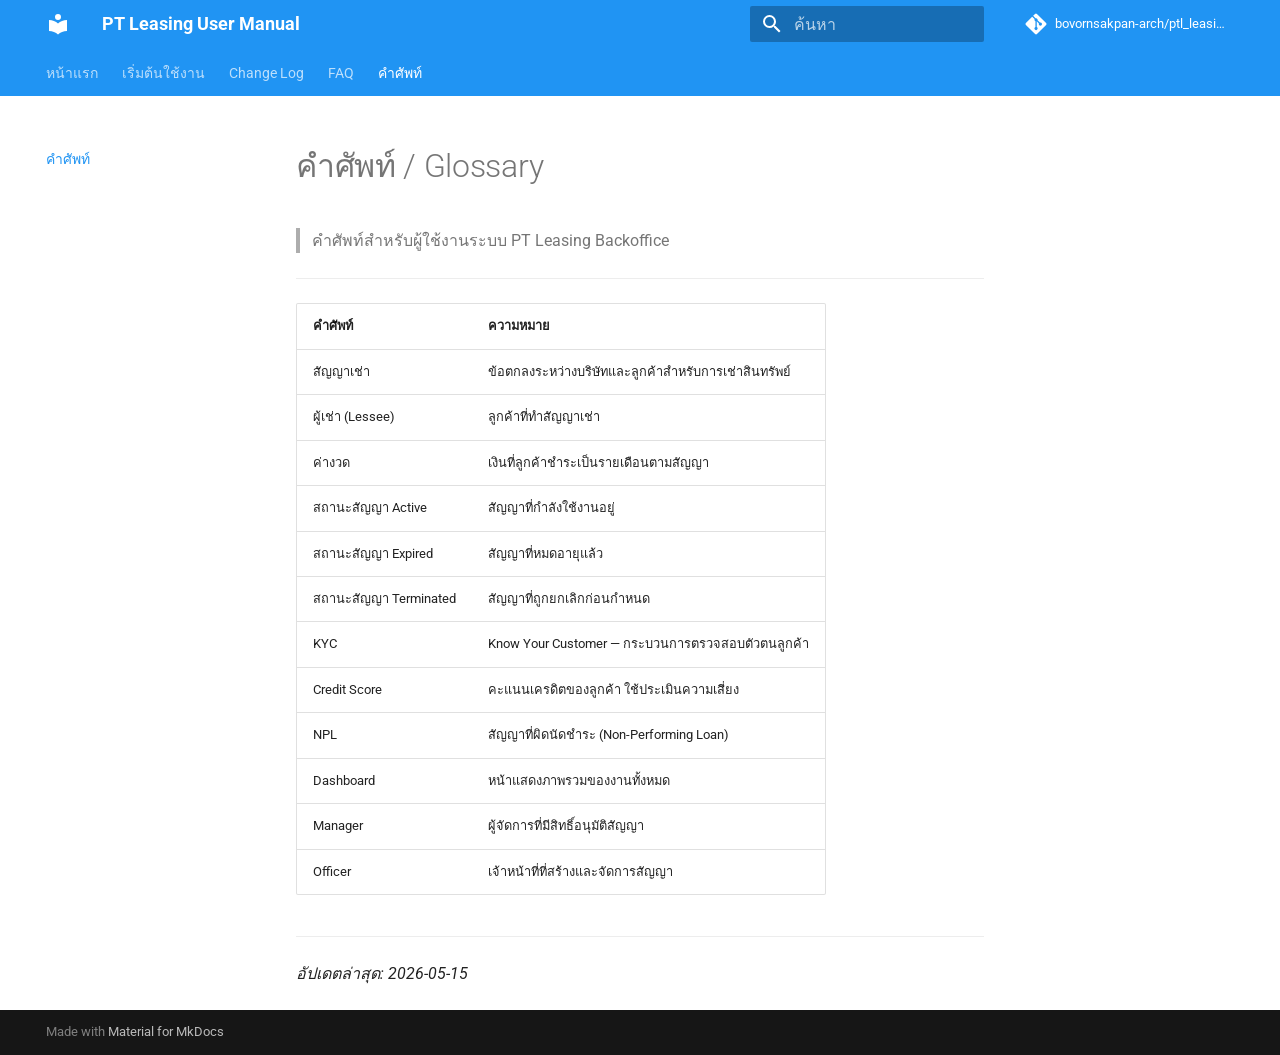
<file: glossary/index.html>
<!doctype html>
<html lang="th" class="no-js">
  <head>
    
      <meta charset="utf-8">
      <meta name="viewport" content="width=device-width,initial-scale=1">
      
      
      
        <link rel="canonical" href="https://bovornsakpan-arch.github.io/ptl_leasing/manual/glossary/">
      
      
        <link rel="prev" href="../faq/">
      
      
      
      <link rel="icon" href="../assets/images/favicon.png">
      <meta name="generator" content="mkdocs-1.6.1, mkdocs-material-9.5.50">
    
    
      
        <title>คำศัพท์ - PT Leasing User Manual</title>
      
    
    
      <link rel="stylesheet" href="../assets/stylesheets/main.a40c8224.min.css">
      
        
        <link rel="stylesheet" href="../assets/stylesheets/palette.06af60db.min.css">
      
      


    
    
      
    
    
      
        
        
        <link rel="preconnect" href="https://fonts.gstatic.com" crossorigin>
        <link rel="stylesheet" href="https://fonts.googleapis.com/css?family=Roboto:300,300i,400,400i,700,700i%7CRoboto+Mono:400,400i,700,700i&display=fallback">
        <style>:root{--md-text-font:"Roboto";--md-code-font:"Roboto Mono"}</style>
      
    
    
    <script>__md_scope=new URL("..",location),__md_hash=e=>[...e].reduce(((e,_)=>(e<<5)-e+_.charCodeAt(0)),0),__md_get=(e,_=localStorage,t=__md_scope)=>JSON.parse(_.getItem(t.pathname+"."+e)),__md_set=(e,_,t=localStorage,a=__md_scope)=>{try{t.setItem(a.pathname+"."+e,JSON.stringify(_))}catch(e){}}</script>
    
      

    
    
    
  </head>
  
  
    
    
      
    
    
    
    
    <body dir="ltr" data-md-color-scheme="default" data-md-color-primary="blue" data-md-color-accent="blue">
  
    
    <input class="md-toggle" data-md-toggle="drawer" type="checkbox" id="__drawer" autocomplete="off">
    <input class="md-toggle" data-md-toggle="search" type="checkbox" id="__search" autocomplete="off">
    <label class="md-overlay" for="__drawer"></label>
    <div data-md-component="skip">
      
        
        <a href="#glossary" class="md-skip">
          ข้ามไปที่เนื้อหา
        </a>
      
    </div>
    <div data-md-component="announce">
      
    </div>
    
    
      

<header class="md-header" data-md-component="header">
  <nav class="md-header__inner md-grid" aria-label="หัวข้อ">
    <a href=".." title="PT Leasing User Manual" class="md-header__button md-logo" aria-label="PT Leasing User Manual" data-md-component="logo">
      
  
  <svg xmlns="http://www.w3.org/2000/svg" viewBox="0 0 24 24"><path d="M12 8a3 3 0 0 0 3-3 3 3 0 0 0-3-3 3 3 0 0 0-3 3 3 3 0 0 0 3 3m0 3.54C9.64 9.35 6.5 8 3 8v11c3.5 0 6.64 1.35 9 3.54 2.36-2.19 5.5-3.54 9-3.54V8c-3.5 0-6.64 1.35-9 3.54"/></svg>

    </a>
    <label class="md-header__button md-icon" for="__drawer">
      
      <svg xmlns="http://www.w3.org/2000/svg" viewBox="0 0 24 24"><path d="M3 6h18v2H3zm0 5h18v2H3zm0 5h18v2H3z"/></svg>
    </label>
    <div class="md-header__title" data-md-component="header-title">
      <div class="md-header__ellipsis">
        <div class="md-header__topic">
          <span class="md-ellipsis">
            PT Leasing User Manual
          </span>
        </div>
        <div class="md-header__topic" data-md-component="header-topic">
          <span class="md-ellipsis">
            
              คำศัพท์
            
          </span>
        </div>
      </div>
    </div>
    
      
        <form class="md-header__option" data-md-component="palette">
  
    
    
    
    <input class="md-option" data-md-color-media="" data-md-color-scheme="default" data-md-color-primary="blue" data-md-color-accent="blue"  aria-hidden="true"  type="radio" name="__palette" id="__palette_0">
    
  
</form>
      
    
    
      <script>var palette=__md_get("__palette");if(palette&&palette.color){if("(prefers-color-scheme)"===palette.color.media){var media=matchMedia("(prefers-color-scheme: light)"),input=document.querySelector(media.matches?"[data-md-color-media='(prefers-color-scheme: light)']":"[data-md-color-media='(prefers-color-scheme: dark)']");palette.color.media=input.getAttribute("data-md-color-media"),palette.color.scheme=input.getAttribute("data-md-color-scheme"),palette.color.primary=input.getAttribute("data-md-color-primary"),palette.color.accent=input.getAttribute("data-md-color-accent")}for(var[key,value]of Object.entries(palette.color))document.body.setAttribute("data-md-color-"+key,value)}</script>
    
    
    
      <label class="md-header__button md-icon" for="__search">
        
        <svg xmlns="http://www.w3.org/2000/svg" viewBox="0 0 24 24"><path d="M9.5 3A6.5 6.5 0 0 1 16 9.5c0 1.61-.59 3.09-1.56 4.23l.27.27h.79l5 5-1.5 1.5-5-5v-.79l-.27-.27A6.52 6.52 0 0 1 9.5 16 6.5 6.5 0 0 1 3 9.5 6.5 6.5 0 0 1 9.5 3m0 2C7 5 5 7 5 9.5S7 14 9.5 14 14 12 14 9.5 12 5 9.5 5"/></svg>
      </label>
      <div class="md-search" data-md-component="search" role="dialog">
  <label class="md-search__overlay" for="__search"></label>
  <div class="md-search__inner" role="search">
    <form class="md-search__form" name="search">
      <input type="text" class="md-search__input" name="query" aria-label="ค้นหา" placeholder="ค้นหา" autocapitalize="off" autocorrect="off" autocomplete="off" spellcheck="false" data-md-component="search-query" required>
      <label class="md-search__icon md-icon" for="__search">
        
        <svg xmlns="http://www.w3.org/2000/svg" viewBox="0 0 24 24"><path d="M9.5 3A6.5 6.5 0 0 1 16 9.5c0 1.61-.59 3.09-1.56 4.23l.27.27h.79l5 5-1.5 1.5-5-5v-.79l-.27-.27A6.52 6.52 0 0 1 9.5 16 6.5 6.5 0 0 1 3 9.5 6.5 6.5 0 0 1 9.5 3m0 2C7 5 5 7 5 9.5S7 14 9.5 14 14 12 14 9.5 12 5 9.5 5"/></svg>
        
        <svg xmlns="http://www.w3.org/2000/svg" viewBox="0 0 24 24"><path d="M20 11v2H8l5.5 5.5-1.42 1.42L4.16 12l7.92-7.92L13.5 5.5 8 11z"/></svg>
      </label>
      <nav class="md-search__options" aria-label="ค้นหา">
        
        <button type="reset" class="md-search__icon md-icon" title="ล้าง" aria-label="ล้าง" tabindex="-1">
          
          <svg xmlns="http://www.w3.org/2000/svg" viewBox="0 0 24 24"><path d="M19 6.41 17.59 5 12 10.59 6.41 5 5 6.41 10.59 12 5 17.59 6.41 19 12 13.41 17.59 19 19 17.59 13.41 12z"/></svg>
        </button>
      </nav>
      
    </form>
    <div class="md-search__output">
      <div class="md-search__scrollwrap" tabindex="0" data-md-scrollfix>
        <div class="md-search-result" data-md-component="search-result">
          <div class="md-search-result__meta">
            กำลังเริ่มต้นการค้นหา
          </div>
          <ol class="md-search-result__list" role="presentation"></ol>
        </div>
      </div>
    </div>
  </div>
</div>
    
    
      <div class="md-header__source">
        <a href="https://github.com/bovornsakpan-arch/ptl_leasing" title="ไปที่พื้นที่เก็บข้อมูล" class="md-source" data-md-component="source">
  <div class="md-source__icon md-icon">
    
    <svg xmlns="http://www.w3.org/2000/svg" viewBox="0 0 448 512"><!--! Font Awesome Free 6.7.2 by @fontawesome - https://fontawesome.com License - https://fontawesome.com/license/free (Icons: CC BY 4.0, Fonts: SIL OFL 1.1, Code: MIT License) Copyright 2024 Fonticons, Inc.--><path d="M439.55 236.05 244 40.45a28.87 28.87 0 0 0-40.81 0l-40.66 40.63 51.52 51.52c27.06-9.14 52.68 16.77 43.39 43.68l49.66 49.66c34.23-11.8 61.18 31 35.47 56.69-26.49 26.49-70.21-2.87-56-37.34L240.22 199v121.85c25.3 12.54 22.26 41.85 9.08 55a34.34 34.34 0 0 1-48.55 0c-17.57-17.6-11.07-46.91 11.25-56v-123c-20.8-8.51-24.6-30.74-18.64-45L142.57 101 8.45 235.14a28.86 28.86 0 0 0 0 40.81l195.61 195.6a28.86 28.86 0 0 0 40.8 0l194.69-194.69a28.86 28.86 0 0 0 0-40.81"/></svg>
  </div>
  <div class="md-source__repository">
    bovornsakpan-arch/ptl_leasing
  </div>
</a>
      </div>
    
  </nav>
  
</header>
    
    <div class="md-container" data-md-component="container">
      
      
        
          
            
<nav class="md-tabs" aria-label="แท็บ" data-md-component="tabs">
  <div class="md-grid">
    <ul class="md-tabs__list">
      
        
  
  
  
    <li class="md-tabs__item">
      <a href=".." class="md-tabs__link">
        
  
    
  
  หน้าแรก

      </a>
    </li>
  

      
        
  
  
  
    <li class="md-tabs__item">
      <a href="../getting-started/" class="md-tabs__link">
        
  
    
  
  เริ่มต้นใช้งาน

      </a>
    </li>
  

      
        
  
  
  
    <li class="md-tabs__item">
      <a href="../change-log/" class="md-tabs__link">
        
  
    
  
  Change Log

      </a>
    </li>
  

      
        
  
  
  
    <li class="md-tabs__item">
      <a href="../faq/" class="md-tabs__link">
        
  
    
  
  FAQ

      </a>
    </li>
  

      
        
  
  
    
  
  
    <li class="md-tabs__item md-tabs__item--active">
      <a href="./" class="md-tabs__link">
        
  
    
  
  คำศัพท์

      </a>
    </li>
  

      
    </ul>
  </div>
</nav>
          
        
      
      <main class="md-main" data-md-component="main">
        <div class="md-main__inner md-grid">
          
            
              
              <div class="md-sidebar md-sidebar--primary" data-md-component="sidebar" data-md-type="navigation" >
                <div class="md-sidebar__scrollwrap">
                  <div class="md-sidebar__inner">
                    


  


<nav class="md-nav md-nav--primary md-nav--lifted" aria-label="ตัวนำทาง" data-md-level="0">
  <label class="md-nav__title" for="__drawer">
    <a href=".." title="PT Leasing User Manual" class="md-nav__button md-logo" aria-label="PT Leasing User Manual" data-md-component="logo">
      
  
  <svg xmlns="http://www.w3.org/2000/svg" viewBox="0 0 24 24"><path d="M12 8a3 3 0 0 0 3-3 3 3 0 0 0-3-3 3 3 0 0 0-3 3 3 3 0 0 0 3 3m0 3.54C9.64 9.35 6.5 8 3 8v11c3.5 0 6.64 1.35 9 3.54 2.36-2.19 5.5-3.54 9-3.54V8c-3.5 0-6.64 1.35-9 3.54"/></svg>

    </a>
    PT Leasing User Manual
  </label>
  
    <div class="md-nav__source">
      <a href="https://github.com/bovornsakpan-arch/ptl_leasing" title="ไปที่พื้นที่เก็บข้อมูล" class="md-source" data-md-component="source">
  <div class="md-source__icon md-icon">
    
    <svg xmlns="http://www.w3.org/2000/svg" viewBox="0 0 448 512"><!--! Font Awesome Free 6.7.2 by @fontawesome - https://fontawesome.com License - https://fontawesome.com/license/free (Icons: CC BY 4.0, Fonts: SIL OFL 1.1, Code: MIT License) Copyright 2024 Fonticons, Inc.--><path d="M439.55 236.05 244 40.45a28.87 28.87 0 0 0-40.81 0l-40.66 40.63 51.52 51.52c27.06-9.14 52.68 16.77 43.39 43.68l49.66 49.66c34.23-11.8 61.18 31 35.47 56.69-26.49 26.49-70.21-2.87-56-37.34L240.22 199v121.85c25.3 12.54 22.26 41.85 9.08 55a34.34 34.34 0 0 1-48.55 0c-17.57-17.6-11.07-46.91 11.25-56v-123c-20.8-8.51-24.6-30.74-18.64-45L142.57 101 8.45 235.14a28.86 28.86 0 0 0 0 40.81l195.61 195.6a28.86 28.86 0 0 0 40.8 0l194.69-194.69a28.86 28.86 0 0 0 0-40.81"/></svg>
  </div>
  <div class="md-source__repository">
    bovornsakpan-arch/ptl_leasing
  </div>
</a>
    </div>
  
  <ul class="md-nav__list" data-md-scrollfix>
    
      
      
  
  
  
  
    <li class="md-nav__item">
      <a href=".." class="md-nav__link">
        
  
  <span class="md-ellipsis">
    หน้าแรก
  </span>
  

      </a>
    </li>
  

    
      
      
  
  
  
  
    <li class="md-nav__item">
      <a href="../getting-started/" class="md-nav__link">
        
  
  <span class="md-ellipsis">
    เริ่มต้นใช้งาน
  </span>
  

      </a>
    </li>
  

    
      
      
  
  
  
  
    <li class="md-nav__item">
      <a href="../change-log/" class="md-nav__link">
        
  
  <span class="md-ellipsis">
    Change Log
  </span>
  

      </a>
    </li>
  

    
      
      
  
  
  
  
    <li class="md-nav__item">
      <a href="../faq/" class="md-nav__link">
        
  
  <span class="md-ellipsis">
    FAQ
  </span>
  

      </a>
    </li>
  

    
      
      
  
  
    
  
  
  
    <li class="md-nav__item md-nav__item--active">
      
      <input class="md-nav__toggle md-toggle" type="checkbox" id="__toc">
      
      
        
      
      
      <a href="./" class="md-nav__link md-nav__link--active">
        
  
  <span class="md-ellipsis">
    คำศัพท์
  </span>
  

      </a>
      
    </li>
  

    
  </ul>
</nav>
                  </div>
                </div>
              </div>
            
            
              
              <div class="md-sidebar md-sidebar--secondary" data-md-component="sidebar" data-md-type="toc" >
                <div class="md-sidebar__scrollwrap">
                  <div class="md-sidebar__inner">
                    

<nav class="md-nav md-nav--secondary" aria-label="สารบัญ">
  
  
  
    
  
  
</nav>
                  </div>
                </div>
              </div>
            
          
          
            <div class="md-content" data-md-component="content">
              <article class="md-content__inner md-typeset">
                
                  

  
  


<h1 id="glossary">คำศัพท์ / Glossary</h1>
<blockquote>
<p>คำศัพท์สำหรับผู้ใช้งานระบบ PT Leasing Backoffice</p>
</blockquote>
<hr />
<table>
<thead>
<tr>
<th>คำศัพท์</th>
<th>ความหมาย</th>
</tr>
</thead>
<tbody>
<tr>
<td>สัญญาเช่า</td>
<td>ข้อตกลงระหว่างบริษัทและลูกค้าสำหรับการเช่าสินทรัพย์</td>
</tr>
<tr>
<td>ผู้เช่า (Lessee)</td>
<td>ลูกค้าที่ทำสัญญาเช่า</td>
</tr>
<tr>
<td>ค่างวด</td>
<td>เงินที่ลูกค้าชำระเป็นรายเดือนตามสัญญา</td>
</tr>
<tr>
<td>สถานะสัญญา Active</td>
<td>สัญญาที่กำลังใช้งานอยู่</td>
</tr>
<tr>
<td>สถานะสัญญา Expired</td>
<td>สัญญาที่หมดอายุแล้ว</td>
</tr>
<tr>
<td>สถานะสัญญา Terminated</td>
<td>สัญญาที่ถูกยกเลิกก่อนกำหนด</td>
</tr>
<tr>
<td>KYC</td>
<td>Know Your Customer — กระบวนการตรวจสอบตัวตนลูกค้า</td>
</tr>
<tr>
<td>Credit Score</td>
<td>คะแนนเครดิตของลูกค้า ใช้ประเมินความเสี่ยง</td>
</tr>
<tr>
<td>NPL</td>
<td>สัญญาที่ผิดนัดชำระ (Non-Performing Loan)</td>
</tr>
<tr>
<td>Dashboard</td>
<td>หน้าแสดงภาพรวมของงานทั้งหมด</td>
</tr>
<tr>
<td>Manager</td>
<td>ผู้จัดการที่มีสิทธิ์อนุมัติสัญญา</td>
</tr>
<tr>
<td>Officer</td>
<td>เจ้าหน้าที่ที่สร้างและจัดการสัญญา</td>
</tr>
</tbody>
</table>
<hr />
<p><em>อัปเดตล่าสุด: 2026-05-15</em></p>












                
              </article>
            </div>
          
          
<script>var target=document.getElementById(location.hash.slice(1));target&&target.name&&(target.checked=target.name.startsWith("__tabbed_"))</script>
        </div>
        
          <button type="button" class="md-top md-icon" data-md-component="top" hidden>
  
  <svg xmlns="http://www.w3.org/2000/svg" viewBox="0 0 24 24"><path d="M13 20h-2V8l-5.5 5.5-1.42-1.42L12 4.16l7.92 7.92-1.42 1.42L13 8z"/></svg>
  กลับไปด้านบนสุด
</button>
        
      </main>
      
        <footer class="md-footer">
  
  <div class="md-footer-meta md-typeset">
    <div class="md-footer-meta__inner md-grid">
      <div class="md-copyright">
  
  
    Made with
    <a href="https://squidfunk.github.io/mkdocs-material/" target="_blank" rel="noopener">
      Material for MkDocs
    </a>
  
</div>
      
    </div>
  </div>
</footer>
      
    </div>
    <div class="md-dialog" data-md-component="dialog">
      <div class="md-dialog__inner md-typeset"></div>
    </div>
    
    
    <script id="__config" type="application/json">{"base": "..", "features": ["navigation.tabs", "navigation.sections", "navigation.top", "search.highlight", "content.code.copy"], "search": "../assets/javascripts/workers/search.f8cc74c7.min.js", "translations": {"clipboard.copied": "\u0e04\u0e31\u0e14\u0e25\u0e2d\u0e01\u0e41\u0e25\u0e49\u0e27", "clipboard.copy": "\u0e04\u0e31\u0e14\u0e25\u0e2d\u0e01", "search.result.more.one": "\u0e2d\u0e35\u0e01\u0e2b\u0e19\u0e36\u0e48\u0e07\u0e43\u0e19\u0e2b\u0e19\u0e49\u0e32\u0e19\u0e35\u0e49", "search.result.more.other": "# \u0e40\u0e1e\u0e34\u0e48\u0e21\u0e40\u0e15\u0e34\u0e21\u0e43\u0e19\u0e2b\u0e19\u0e49\u0e32\u0e19\u0e35\u0e49", "search.result.none": "\u0e44\u0e21\u0e48\u0e1e\u0e1a\u0e40\u0e2d\u0e01\u0e2a\u0e32\u0e23\u0e17\u0e35\u0e48\u0e15\u0e23\u0e07\u0e01\u0e31\u0e19", "search.result.one": "\u0e1e\u0e1a\u0e40\u0e2d\u0e01\u0e2a\u0e32\u0e23\u0e17\u0e35\u0e48\u0e15\u0e23\u0e07\u0e01\u0e31\u0e19", "search.result.other": "\u0e1e\u0e1a # \u0e40\u0e2d\u0e01\u0e2a\u0e32\u0e23\u0e17\u0e35\u0e48\u0e15\u0e23\u0e07\u0e01\u0e31\u0e19", "search.result.placeholder": "\u0e1e\u0e34\u0e21\u0e1e\u0e4c\u0e40\u0e1e\u0e37\u0e48\u0e2d\u0e40\u0e23\u0e34\u0e48\u0e21\u0e04\u0e49\u0e19\u0e2b\u0e32", "search.result.term.missing": "\u0e44\u0e21\u0e48\u0e1e\u0e1a", "select.version": "\u0e40\u0e25\u0e37\u0e2d\u0e01\u0e40\u0e27\u0e2d\u0e23\u0e4c\u0e0a\u0e31\u0e19"}}</script>
    
    
      <script src="../assets/javascripts/bundle.60a45f97.min.js"></script>
      
    
  </body>
</html>
</file>
<file: assets/stylesheets/main.a40c8224.min.css>
@charset "UTF-8";html{-webkit-text-size-adjust:none;-moz-text-size-adjust:none;text-size-adjust:none;box-sizing:border-box}*,:after,:before{box-sizing:inherit}@media (prefers-reduced-motion){*,:after,:before{transition:none!important}}body{margin:0}a,button,input,label{-webkit-tap-highlight-color:transparent}a{color:inherit;text-decoration:none}hr{border:0;box-sizing:initial;display:block;height:.05rem;overflow:visible;padding:0}small{font-size:80%}sub,sup{line-height:1em}img{border-style:none}table{border-collapse:initial;border-spacing:0}td,th{font-weight:400;vertical-align:top}button{background:#0000;border:0;font-family:inherit;font-size:inherit;margin:0;padding:0}input{border:0;outline:none}:root{--md-primary-fg-color:#4051b5;--md-primary-fg-color--light:#5d6cc0;--md-primary-fg-color--dark:#303fa1;--md-primary-bg-color:#fff;--md-primary-bg-color--light:#ffffffb3;--md-accent-fg-color:#526cfe;--md-accent-fg-color--transparent:#526cfe1a;--md-accent-bg-color:#fff;--md-accent-bg-color--light:#ffffffb3}[data-md-color-scheme=default]{color-scheme:light}[data-md-color-scheme=default] img[src$="#gh-dark-mode-only"],[data-md-color-scheme=default] img[src$="#only-dark"]{display:none}:root,[data-md-color-scheme=default]{--md-hue:225deg;--md-default-fg-color:#000000de;--md-default-fg-color--light:#0000008a;--md-default-fg-color--lighter:#00000052;--md-default-fg-color--lightest:#00000012;--md-default-bg-color:#fff;--md-default-bg-color--light:#ffffffb3;--md-default-bg-color--lighter:#ffffff4d;--md-default-bg-color--lightest:#ffffff1f;--md-code-fg-color:#36464e;--md-code-bg-color:#f5f5f5;--md-code-hl-color:#4287ff;--md-code-hl-color--light:#4287ff1a;--md-code-hl-number-color:#d52a2a;--md-code-hl-special-color:#db1457;--md-code-hl-function-color:#a846b9;--md-code-hl-constant-color:#6e59d9;--md-code-hl-keyword-color:#3f6ec6;--md-code-hl-string-color:#1c7d4d;--md-code-hl-name-color:var(--md-code-fg-color);--md-code-hl-operator-color:var(--md-default-fg-color--light);--md-code-hl-punctuation-color:var(--md-default-fg-color--light);--md-code-hl-comment-color:var(--md-default-fg-color--light);--md-code-hl-generic-color:var(--md-default-fg-color--light);--md-code-hl-variable-color:var(--md-default-fg-color--light);--md-typeset-color:var(--md-default-fg-color);--md-typeset-a-color:var(--md-primary-fg-color);--md-typeset-del-color:#f5503d26;--md-typeset-ins-color:#0bd57026;--md-typeset-kbd-color:#fafafa;--md-typeset-kbd-accent-color:#fff;--md-typeset-kbd-border-color:#b8b8b8;--md-typeset-mark-color:#ffff0080;--md-typeset-table-color:#0000001f;--md-typeset-table-color--light:rgba(0,0,0,.035);--md-admonition-fg-color:var(--md-default-fg-color);--md-admonition-bg-color:var(--md-default-bg-color);--md-warning-fg-color:#000000de;--md-warning-bg-color:#ff9;--md-footer-fg-color:#fff;--md-footer-fg-color--light:#ffffffb3;--md-footer-fg-color--lighter:#ffffff73;--md-footer-bg-color:#000000de;--md-footer-bg-color--dark:#00000052;--md-shadow-z1:0 0.2rem 0.5rem #0000000d,0 0 0.05rem #0000001a;--md-shadow-z2:0 0.2rem 0.5rem #0000001a,0 0 0.05rem #00000040;--md-shadow-z3:0 0.2rem 0.5rem #0003,0 0 0.05rem #00000059}.md-icon svg{fill:currentcolor;display:block;height:1.2rem;width:1.2rem}body{-webkit-font-smoothing:antialiased;-moz-osx-font-smoothing:grayscale;--md-text-font-family:var(--md-text-font,_),-apple-system,BlinkMacSystemFont,Helvetica,Arial,sans-serif;--md-code-font-family:var(--md-code-font,_),SFMono-Regular,Consolas,Menlo,monospace}aside,body,input{font-feature-settings:"kern","liga";color:var(--md-typeset-color);font-family:var(--md-text-font-family)}code,kbd,pre{font-feature-settings:"kern";font-family:var(--md-code-font-family)}:root{--md-typeset-table-sort-icon:url('data:image/svg+xml;charset=utf-8,<svg xmlns="http://www.w3.org/2000/svg" viewBox="0 0 24 24"><path d="m18 21-4-4h3V7h-3l4-4 4 4h-3v10h3M2 19v-2h10v2M2 13v-2h7v2M2 7V5h4v2z"/></svg>');--md-typeset-table-sort-icon--asc:url('data:image/svg+xml;charset=utf-8,<svg xmlns="http://www.w3.org/2000/svg" viewBox="0 0 24 24"><path d="M19 17h3l-4 4-4-4h3V3h2M2 17h10v2H2M6 5v2H2V5m0 6h7v2H2z"/></svg>');--md-typeset-table-sort-icon--desc:url('data:image/svg+xml;charset=utf-8,<svg xmlns="http://www.w3.org/2000/svg" viewBox="0 0 24 24"><path d="M19 7h3l-4-4-4 4h3v14h2M2 17h10v2H2M6 5v2H2V5m0 6h7v2H2z"/></svg>')}.md-typeset{-webkit-print-color-adjust:exact;color-adjust:exact;font-size:.8rem;line-height:1.6}@media print{.md-typeset{font-size:.68rem}}.md-typeset blockquote,.md-typeset dl,.md-typeset figure,.md-typeset ol,.md-typeset pre,.md-typeset ul{margin-bottom:1em;margin-top:1em}.md-typeset h1{color:var(--md-default-fg-color--light);font-size:2em;line-height:1.3;margin:0 0 1.25em}.md-typeset h1,.md-typeset h2{font-weight:300;letter-spacing:-.01em}.md-typeset h2{font-size:1.5625em;line-height:1.4;margin:1.6em 0 .64em}.md-typeset h3{font-size:1.25em;font-weight:400;letter-spacing:-.01em;line-height:1.5;margin:1.6em 0 .8em}.md-typeset h2+h3{margin-top:.8em}.md-typeset h4{font-weight:700;letter-spacing:-.01em;margin:1em 0}.md-typeset h5,.md-typeset h6{color:var(--md-default-fg-color--light);font-size:.8em;font-weight:700;letter-spacing:-.01em;margin:1.25em 0}.md-typeset h5{text-transform:uppercase}.md-typeset h5 code{text-transform:none}.md-typeset hr{border-bottom:.05rem solid var(--md-default-fg-color--lightest);display:flow-root;margin:1.5em 0}.md-typeset a{color:var(--md-typeset-a-color);word-break:break-word}.md-typeset a,.md-typeset a:before{transition:color 125ms}.md-typeset a:focus,.md-typeset a:hover{color:var(--md-accent-fg-color)}.md-typeset a:focus code,.md-typeset a:hover code{background-color:var(--md-accent-fg-color--transparent)}.md-typeset a code{color:currentcolor;transition:background-color 125ms}.md-typeset a.focus-visible{outline-color:var(--md-accent-fg-color);outline-offset:.2rem}.md-typeset code,.md-typeset kbd,.md-typeset pre{color:var(--md-code-fg-color);direction:ltr;font-variant-ligatures:none}@media print{.md-typeset code,.md-typeset kbd,.md-typeset pre{white-space:pre-wrap}}.md-typeset code{background-color:var(--md-code-bg-color);border-radius:.1rem;-webkit-box-decoration-break:clone;box-decoration-break:clone;font-size:.85em;padding:0 .2941176471em;word-break:break-word}.md-typeset code:not(.focus-visible){-webkit-tap-highlight-color:transparent;outline:none}.md-typeset pre{display:flow-root;line-height:1.4;position:relative}.md-typeset pre>code{-webkit-box-decoration-break:slice;box-decoration-break:slice;box-shadow:none;display:block;margin:0;outline-color:var(--md-accent-fg-color);overflow:auto;padding:.7720588235em 1.1764705882em;scrollbar-color:var(--md-default-fg-color--lighter) #0000;scrollbar-width:thin;touch-action:auto;word-break:normal}.md-typeset pre>code:hover{scrollbar-color:var(--md-accent-fg-color) #0000}.md-typeset pre>code::-webkit-scrollbar{height:.2rem;width:.2rem}.md-typeset pre>code::-webkit-scrollbar-thumb{background-color:var(--md-default-fg-color--lighter)}.md-typeset pre>code::-webkit-scrollbar-thumb:hover{background-color:var(--md-accent-fg-color)}.md-typeset kbd{background-color:var(--md-typeset-kbd-color);border-radius:.1rem;box-shadow:0 .1rem 0 .05rem var(--md-typeset-kbd-border-color),0 .1rem 0 var(--md-typeset-kbd-border-color),0 -.1rem .2rem var(--md-typeset-kbd-accent-color) inset;color:var(--md-default-fg-color);display:inline-block;font-size:.75em;padding:0 .6666666667em;vertical-align:text-top;word-break:break-word}.md-typeset mark{background-color:var(--md-typeset-mark-color);-webkit-box-decoration-break:clone;box-decoration-break:clone;color:inherit;word-break:break-word}.md-typeset abbr{border-bottom:.05rem dotted var(--md-default-fg-color--light);cursor:help;text-decoration:none}.md-typeset small{opacity:.75}[dir=ltr] .md-typeset sub,[dir=ltr] .md-typeset sup{margin-left:.078125em}[dir=rtl] .md-typeset sub,[dir=rtl] .md-typeset sup{margin-right:.078125em}[dir=ltr] .md-typeset blockquote{padding-left:.6rem}[dir=rtl] .md-typeset blockquote{padding-right:.6rem}[dir=ltr] .md-typeset blockquote{border-left:.2rem solid var(--md-default-fg-color--lighter)}[dir=rtl] .md-typeset blockquote{border-right:.2rem solid var(--md-default-fg-color--lighter)}.md-typeset blockquote{color:var(--md-default-fg-color--light);margin-left:0;margin-right:0}.md-typeset ul{list-style-type:disc}.md-typeset ul[type]{list-style-type:revert-layer}[dir=ltr] .md-typeset ol,[dir=ltr] .md-typeset ul{margin-left:.625em}[dir=rtl] .md-typeset ol,[dir=rtl] .md-typeset ul{margin-right:.625em}.md-typeset ol,.md-typeset ul{padding:0}.md-typeset ol:not([hidden]),.md-typeset ul:not([hidden]){display:flow-root}.md-typeset ol ol,.md-typeset ul ol{list-style-type:lower-alpha}.md-typeset ol ol ol,.md-typeset ul ol ol{list-style-type:lower-roman}.md-typeset ol ol ol ol,.md-typeset ul ol ol ol{list-style-type:upper-alpha}.md-typeset ol ol ol ol ol,.md-typeset ul ol ol ol ol{list-style-type:upper-roman}.md-typeset ol[type],.md-typeset ul[type]{list-style-type:revert-layer}[dir=ltr] .md-typeset ol li,[dir=ltr] .md-typeset ul li{margin-left:1.25em}[dir=rtl] .md-typeset ol li,[dir=rtl] .md-typeset ul li{margin-right:1.25em}.md-typeset ol li,.md-typeset ul li{margin-bottom:.5em}.md-typeset ol li blockquote,.md-typeset ol li p,.md-typeset ul li blockquote,.md-typeset ul li p{margin:.5em 0}.md-typeset ol li:last-child,.md-typeset ul li:last-child{margin-bottom:0}[dir=ltr] .md-typeset ol li ol,[dir=ltr] .md-typeset ol li ul,[dir=ltr] .md-typeset ul li ol,[dir=ltr] .md-typeset ul li ul{margin-left:.625em}[dir=rtl] .md-typeset ol li ol,[dir=rtl] .md-typeset ol li ul,[dir=rtl] .md-typeset ul li ol,[dir=rtl] .md-typeset ul li ul{margin-right:.625em}.md-typeset ol li ol,.md-typeset ol li ul,.md-typeset ul li ol,.md-typeset ul li ul{margin-bottom:.5em;margin-top:.5em}[dir=ltr] .md-typeset dd{margin-left:1.875em}[dir=rtl] .md-typeset dd{margin-right:1.875em}.md-typeset dd{margin-bottom:1.5em;margin-top:1em}.md-typeset img,.md-typeset svg,.md-typeset video{height:auto;max-width:100%}.md-typeset img[align=left]{margin:1em 1em 1em 0}.md-typeset img[align=right]{margin:1em 0 1em 1em}.md-typeset img[align]:only-child{margin-top:0}.md-typeset figure{display:flow-root;margin:1em auto;max-width:100%;text-align:center;width:-moz-fit-content;width:fit-content}.md-typeset figure img{display:block;margin:0 auto}.md-typeset figcaption{font-style:italic;margin:1em auto;max-width:24rem}.md-typeset iframe{max-width:100%}.md-typeset table:not([class]){background-color:var(--md-default-bg-color);border:.05rem solid var(--md-typeset-table-color);border-radius:.1rem;display:inline-block;font-size:.64rem;max-width:100%;overflow:auto;touch-action:auto}@media print{.md-typeset table:not([class]){display:table}}.md-typeset table:not([class])+*{margin-top:1.5em}.md-typeset table:not([class]) td>:first-child,.md-typeset table:not([class]) th>:first-child{margin-top:0}.md-typeset table:not([class]) td>:last-child,.md-typeset table:not([class]) th>:last-child{margin-bottom:0}.md-typeset table:not([class]) td:not([align]),.md-typeset table:not([class]) th:not([align]){text-align:left}[dir=rtl] .md-typeset table:not([class]) td:not([align]),[dir=rtl] .md-typeset table:not([class]) th:not([align]){text-align:right}.md-typeset table:not([class]) th{font-weight:700;min-width:5rem;padding:.9375em 1.25em;vertical-align:top}.md-typeset table:not([class]) td{border-top:.05rem solid var(--md-typeset-table-color);padding:.9375em 1.25em;vertical-align:top}.md-typeset table:not([class]) tbody tr{transition:background-color 125ms}.md-typeset table:not([class]) tbody tr:hover{background-color:var(--md-typeset-table-color--light);box-shadow:0 .05rem 0 var(--md-default-bg-color) inset}.md-typeset table:not([class]) a{word-break:normal}.md-typeset table th[role=columnheader]{cursor:pointer}[dir=ltr] .md-typeset table th[role=columnheader]:after{margin-left:.5em}[dir=rtl] .md-typeset table th[role=columnheader]:after{margin-right:.5em}.md-typeset table th[role=columnheader]:after{content:"";display:inline-block;height:1.2em;-webkit-mask-image:var(--md-typeset-table-sort-icon);mask-image:var(--md-typeset-table-sort-icon);-webkit-mask-repeat:no-repeat;mask-repeat:no-repeat;-webkit-mask-size:contain;mask-size:contain;transition:background-color 125ms;vertical-align:text-bottom;width:1.2em}.md-typeset table th[role=columnheader]:hover:after{background-color:var(--md-default-fg-color--lighter)}.md-typeset table th[role=columnheader][aria-sort=ascending]:after{background-color:var(--md-default-fg-color--light);-webkit-mask-image:var(--md-typeset-table-sort-icon--asc);mask-image:var(--md-typeset-table-sort-icon--asc)}.md-typeset table th[role=columnheader][aria-sort=descending]:after{background-color:var(--md-default-fg-color--light);-webkit-mask-image:var(--md-typeset-table-sort-icon--desc);mask-image:var(--md-typeset-table-sort-icon--desc)}.md-typeset__scrollwrap{margin:1em -.8rem;overflow-x:auto;touch-action:auto}.md-typeset__table{display:inline-block;margin-bottom:.5em;padding:0 .8rem}@media print{.md-typeset__table{display:block}}html .md-typeset__table table{display:table;margin:0;overflow:hidden;width:100%}@media screen and (max-width:44.984375em){.md-content__inner>pre{margin:1em -.8rem}.md-content__inner>pre code{border-radius:0}}.md-typeset .md-author{border-radius:100%;display:block;flex-shrink:0;height:1.6rem;overflow:hidden;position:relative;transition:color 125ms,transform 125ms;width:1.6rem}.md-typeset .md-author img{display:block}.md-typeset .md-author--more{background:var(--md-default-fg-color--lightest);color:var(--md-default-fg-color--lighter);font-size:.6rem;font-weight:700;line-height:1.6rem;text-align:center}.md-typeset .md-author--long{height:2.4rem;width:2.4rem}.md-typeset a.md-author{transform:scale(1)}.md-typeset a.md-author img{border-radius:100%;filter:grayscale(100%) opacity(75%);transition:filter 125ms}.md-typeset a.md-author:focus,.md-typeset a.md-author:hover{transform:scale(1.1);z-index:1}.md-typeset a.md-author:focus img,.md-typeset a.md-author:hover img{filter:grayscale(0)}.md-banner{background-color:var(--md-footer-bg-color);color:var(--md-footer-fg-color);overflow:auto}@media print{.md-banner{display:none}}.md-banner--warning{background-color:var(--md-warning-bg-color);color:var(--md-warning-fg-color)}.md-banner__inner{font-size:.7rem;margin:.6rem auto;padding:0 .8rem}[dir=ltr] .md-banner__button{float:right}[dir=rtl] .md-banner__button{float:left}.md-banner__button{color:inherit;cursor:pointer;transition:opacity .25s}.no-js .md-banner__button{display:none}.md-banner__button:hover{opacity:.7}html{font-size:125%;height:100%;overflow-x:hidden}@media screen and (min-width:100em){html{font-size:137.5%}}@media screen and (min-width:125em){html{font-size:150%}}body{background-color:var(--md-default-bg-color);display:flex;flex-direction:column;font-size:.5rem;min-height:100%;position:relative;width:100%}@media print{body{display:block}}@media screen and (max-width:59.984375em){body[data-md-scrolllock]{position:fixed}}.md-grid{margin-left:auto;margin-right:auto;max-width:61rem}.md-container{display:flex;flex-direction:column;flex-grow:1}@media print{.md-container{display:block}}.md-main{flex-grow:1}.md-main__inner{display:flex;height:100%;margin-top:1.5rem}.md-ellipsis{overflow:hidden;text-overflow:ellipsis}.md-toggle{display:none}.md-option{height:0;opacity:0;position:absolute;width:0}.md-option:checked+label:not([hidden]){display:block}.md-option.focus-visible+label{outline-color:var(--md-accent-fg-color);outline-style:auto}.md-skip{background-color:var(--md-default-fg-color);border-radius:.1rem;color:var(--md-default-bg-color);font-size:.64rem;margin:.5rem;opacity:0;outline-color:var(--md-accent-fg-color);padding:.3rem .5rem;position:fixed;transform:translateY(.4rem);z-index:-1}.md-skip:focus{opacity:1;transform:translateY(0);transition:transform .25s cubic-bezier(.4,0,.2,1),opacity 175ms 75ms;z-index:10}@page{margin:25mm}:root{--md-clipboard-icon:url('data:image/svg+xml;charset=utf-8,<svg xmlns="http://www.w3.org/2000/svg" viewBox="0 0 24 24"><path d="M19 21H8V7h11m0-2H8a2 2 0 0 0-2 2v14a2 2 0 0 0 2 2h11a2 2 0 0 0 2-2V7a2 2 0 0 0-2-2m-3-4H4a2 2 0 0 0-2 2v14h2V3h12z"/></svg>')}.md-clipboard{border-radius:.1rem;color:var(--md-default-fg-color--lightest);cursor:pointer;height:1.5em;outline-color:var(--md-accent-fg-color);outline-offset:.1rem;position:absolute;right:.5em;top:.5em;transition:color .25s;width:1.5em;z-index:1}@media print{.md-clipboard{display:none}}.md-clipboard:not(.focus-visible){-webkit-tap-highlight-color:transparent;outline:none}:hover>.md-clipboard{color:var(--md-default-fg-color--light)}.md-clipboard:focus,.md-clipboard:hover{color:var(--md-accent-fg-color)}.md-clipboard:after{background-color:currentcolor;content:"";display:block;height:1.125em;margin:0 auto;-webkit-mask-image:var(--md-clipboard-icon);mask-image:var(--md-clipboard-icon);-webkit-mask-position:center;mask-position:center;-webkit-mask-repeat:no-repeat;mask-repeat:no-repeat;-webkit-mask-size:contain;mask-size:contain;width:1.125em}.md-clipboard--inline{cursor:pointer}.md-clipboard--inline code{transition:color .25s,background-color .25s}.md-clipboard--inline:focus code,.md-clipboard--inline:hover code{background-color:var(--md-accent-fg-color--transparent);color:var(--md-accent-fg-color)}.md-typeset .md-code__content{display:grid}@keyframes consent{0%{opacity:0;transform:translateY(100%)}to{opacity:1;transform:translateY(0)}}@keyframes overlay{0%{opacity:0}to{opacity:1}}.md-consent__overlay{animation:overlay .25s both;-webkit-backdrop-filter:blur(.1rem);backdrop-filter:blur(.1rem);background-color:#0000008a;height:100%;opacity:1;position:fixed;top:0;width:100%;z-index:5}.md-consent__inner{animation:consent .5s cubic-bezier(.1,.7,.1,1) both;background-color:var(--md-default-bg-color);border:0;border-radius:.1rem;bottom:0;box-shadow:0 0 .2rem #0000001a,0 .2rem .4rem #0003;max-height:100%;overflow:auto;padding:0;position:fixed;width:100%;z-index:5}.md-consent__form{padding:.8rem}.md-consent__settings{display:none;margin:1em 0}input:checked+.md-consent__settings{display:block}.md-consent__controls{margin-bottom:.8rem}.md-typeset .md-consent__controls .md-button{display:inline}@media screen and (max-width:44.984375em){.md-typeset .md-consent__controls .md-button{display:block;margin-top:.4rem;text-align:center;width:100%}}.md-consent label{cursor:pointer}.md-content{flex-grow:1;min-width:0}.md-content__inner{margin:0 .8rem 1.2rem;padding-top:.6rem}@media screen and (min-width:76.25em){[dir=ltr] .md-sidebar--primary:not([hidden])~.md-content>.md-content__inner{margin-left:1.2rem}[dir=ltr] .md-sidebar--secondary:not([hidden])~.md-content>.md-content__inner,[dir=rtl] .md-sidebar--primary:not([hidden])~.md-content>.md-content__inner{margin-right:1.2rem}[dir=rtl] .md-sidebar--secondary:not([hidden])~.md-content>.md-content__inner{margin-left:1.2rem}}.md-content__inner:before{content:"";display:block;height:.4rem}.md-content__inner>:last-child{margin-bottom:0}[dir=ltr] .md-content__button{float:right}[dir=rtl] .md-content__button{float:left}[dir=ltr] .md-content__button{margin-left:.4rem}[dir=rtl] .md-content__button{margin-right:.4rem}.md-content__button{margin:.4rem 0;padding:0}@media print{.md-content__button{display:none}}.md-typeset .md-content__button{color:var(--md-default-fg-color--lighter)}.md-content__button svg{display:inline;vertical-align:top}[dir=rtl] .md-content__button svg{transform:scaleX(-1)}[dir=ltr] .md-dialog{right:.8rem}[dir=rtl] .md-dialog{left:.8rem}.md-dialog{background-color:var(--md-default-fg-color);border-radius:.1rem;bottom:.8rem;box-shadow:var(--md-shadow-z3);min-width:11.1rem;opacity:0;padding:.4rem .6rem;pointer-events:none;position:fixed;transform:translateY(100%);transition:transform 0ms .4s,opacity .4s;z-index:4}@media print{.md-dialog{display:none}}.md-dialog--active{opacity:1;pointer-events:auto;transform:translateY(0);transition:transform .4s cubic-bezier(.075,.85,.175,1),opacity .4s}.md-dialog__inner{color:var(--md-default-bg-color);font-size:.7rem}.md-feedback{margin:2em 0 1em;text-align:center}.md-feedback fieldset{border:none;margin:0;padding:0}.md-feedback__title{font-weight:700;margin:1em auto}.md-feedback__inner{position:relative}.md-feedback__list{display:flex;flex-wrap:wrap;place-content:baseline center;position:relative}.md-feedback__list:hover .md-icon:not(:disabled){color:var(--md-default-fg-color--lighter)}:disabled .md-feedback__list{min-height:1.8rem}.md-feedback__icon{color:var(--md-default-fg-color--light);cursor:pointer;flex-shrink:0;margin:0 .1rem;transition:color 125ms}.md-feedback__icon:not(:disabled).md-icon:hover{color:var(--md-accent-fg-color)}.md-feedback__icon:disabled{color:var(--md-default-fg-color--lightest);pointer-events:none}.md-feedback__note{opacity:0;position:relative;transform:translateY(.4rem);transition:transform .4s cubic-bezier(.1,.7,.1,1),opacity .15s}.md-feedback__note>*{margin:0 auto;max-width:16rem}:disabled .md-feedback__note{opacity:1;transform:translateY(0)}@media print{.md-feedback{display:none}}.md-footer{background-color:var(--md-footer-bg-color);color:var(--md-footer-fg-color)}@media print{.md-footer{display:none}}.md-footer__inner{justify-content:space-between;overflow:auto;padding:.2rem}.md-footer__inner:not([hidden]){display:flex}.md-footer__link{align-items:end;display:flex;flex-grow:0.01;margin-bottom:.4rem;margin-top:1rem;max-width:100%;outline-color:var(--md-accent-fg-color);overflow:hidden;transition:opacity .25s}.md-footer__link:focus,.md-footer__link:hover{opacity:.7}[dir=rtl] .md-footer__link svg{transform:scaleX(-1)}@media screen and (max-width:44.984375em){.md-footer__link--prev{flex-shrink:0}.md-footer__link--prev .md-footer__title{display:none}}[dir=ltr] .md-footer__link--next{margin-left:auto}[dir=rtl] .md-footer__link--next{margin-right:auto}.md-footer__link--next{text-align:right}[dir=rtl] .md-footer__link--next{text-align:left}.md-footer__title{flex-grow:1;font-size:.9rem;margin-bottom:.7rem;max-width:calc(100% - 2.4rem);padding:0 1rem;white-space:nowrap}.md-footer__button{margin:.2rem;padding:.4rem}.md-footer__direction{font-size:.64rem;opacity:.7}.md-footer-meta{background-color:var(--md-footer-bg-color--dark)}.md-footer-meta__inner{display:flex;flex-wrap:wrap;justify-content:space-between;padding:.2rem}html .md-footer-meta.md-typeset a{color:var(--md-footer-fg-color--light)}html .md-footer-meta.md-typeset a:focus,html .md-footer-meta.md-typeset a:hover{color:var(--md-footer-fg-color)}.md-copyright{color:var(--md-footer-fg-color--lighter);font-size:.64rem;margin:auto .6rem;padding:.4rem 0;width:100%}@media screen and (min-width:45em){.md-copyright{width:auto}}.md-copyright__highlight{color:var(--md-footer-fg-color--light)}.md-social{display:inline-flex;gap:.2rem;margin:0 .4rem;padding:.2rem 0 .6rem}@media screen and (min-width:45em){.md-social{padding:.6rem 0}}.md-social__link{display:inline-block;height:1.6rem;text-align:center;width:1.6rem}.md-social__link:before{line-height:1.9}.md-social__link svg{fill:currentcolor;max-height:.8rem;vertical-align:-25%}.md-typeset .md-button{border:.1rem solid;border-radius:.1rem;color:var(--md-primary-fg-color);cursor:pointer;display:inline-block;font-weight:700;padding:.625em 2em;transition:color 125ms,background-color 125ms,border-color 125ms}.md-typeset .md-button--primary{background-color:var(--md-primary-fg-color);border-color:var(--md-primary-fg-color);color:var(--md-primary-bg-color)}.md-typeset .md-button:focus,.md-typeset .md-button:hover{background-color:var(--md-accent-fg-color);border-color:var(--md-accent-fg-color);color:var(--md-accent-bg-color)}[dir=ltr] .md-typeset .md-input{border-top-left-radius:.1rem}[dir=ltr] .md-typeset .md-input,[dir=rtl] .md-typeset .md-input{border-top-right-radius:.1rem}[dir=rtl] .md-typeset .md-input{border-top-left-radius:.1rem}.md-typeset .md-input{border-bottom:.1rem solid var(--md-default-fg-color--lighter);box-shadow:var(--md-shadow-z1);font-size:.8rem;height:1.8rem;padding:0 .6rem;transition:border .25s,box-shadow .25s}.md-typeset .md-input:focus,.md-typeset .md-input:hover{border-bottom-color:var(--md-accent-fg-color);box-shadow:var(--md-shadow-z2)}.md-typeset .md-input--stretch{width:100%}.md-header{background-color:var(--md-primary-fg-color);box-shadow:0 0 .2rem #0000,0 .2rem .4rem #0000;color:var(--md-primary-bg-color);display:block;left:0;position:sticky;right:0;top:0;z-index:4}@media print{.md-header{display:none}}.md-header[hidden]{transform:translateY(-100%);transition:transform .25s cubic-bezier(.8,0,.6,1),box-shadow .25s}.md-header--shadow{box-shadow:0 0 .2rem #0000001a,0 .2rem .4rem #0003;transition:transform .25s cubic-bezier(.1,.7,.1,1),box-shadow .25s}.md-header__inner{align-items:center;display:flex;padding:0 .2rem}.md-header__button{color:currentcolor;cursor:pointer;margin:.2rem;outline-color:var(--md-accent-fg-color);padding:.4rem;position:relative;transition:opacity .25s;vertical-align:middle;z-index:1}.md-header__button:hover{opacity:.7}.md-header__button:not([hidden]){display:inline-block}.md-header__button:not(.focus-visible){-webkit-tap-highlight-color:transparent;outline:none}.md-header__button.md-logo{margin:.2rem;padding:.4rem}@media screen and (max-width:76.234375em){.md-header__button.md-logo{display:none}}.md-header__button.md-logo img,.md-header__button.md-logo svg{fill:currentcolor;display:block;height:1.2rem;width:auto}@media screen and (min-width:60em){.md-header__button[for=__search]{display:none}}.no-js .md-header__button[for=__search]{display:none}[dir=rtl] .md-header__button[for=__search] svg{transform:scaleX(-1)}@media screen and (min-width:76.25em){.md-header__button[for=__drawer]{display:none}}.md-header__topic{display:flex;max-width:100%;position:absolute;transition:transform .4s cubic-bezier(.1,.7,.1,1),opacity .15s;white-space:nowrap}.md-header__topic+.md-header__topic{opacity:0;pointer-events:none;transform:translateX(1.25rem);transition:transform .4s cubic-bezier(1,.7,.1,.1),opacity .15s;z-index:-1}[dir=rtl] .md-header__topic+.md-header__topic{transform:translateX(-1.25rem)}.md-header__topic:first-child{font-weight:700}[dir=ltr] .md-header__title{margin-left:1rem;margin-right:.4rem}[dir=rtl] .md-header__title{margin-left:.4rem;margin-right:1rem}.md-header__title{flex-grow:1;font-size:.9rem;height:2.4rem;line-height:2.4rem}.md-header__title--active .md-header__topic{opacity:0;pointer-events:none;transform:translateX(-1.25rem);transition:transform .4s cubic-bezier(1,.7,.1,.1),opacity .15s;z-index:-1}[dir=rtl] .md-header__title--active .md-header__topic{transform:translateX(1.25rem)}.md-header__title--active .md-header__topic+.md-header__topic{opacity:1;pointer-events:auto;transform:translateX(0);transition:transform .4s cubic-bezier(.1,.7,.1,1),opacity .15s;z-index:0}.md-header__title>.md-header__ellipsis{height:100%;position:relative;width:100%}.md-header__option{display:flex;flex-shrink:0;max-width:100%;transition:max-width 0ms .25s,opacity .25s .25s;white-space:nowrap}[data-md-toggle=search]:checked~.md-header .md-header__option{max-width:0;opacity:0;transition:max-width 0ms,opacity 0ms}.md-header__option>input{bottom:0}.md-header__source{display:none}@media screen and (min-width:60em){[dir=ltr] .md-header__source{margin-left:1rem}[dir=rtl] .md-header__source{margin-right:1rem}.md-header__source{display:block;max-width:11.7rem;width:11.7rem}}@media screen and (min-width:76.25em){[dir=ltr] .md-header__source{margin-left:1.4rem}[dir=rtl] .md-header__source{margin-right:1.4rem}}.md-meta{color:var(--md-default-fg-color--light);font-size:.7rem;line-height:1.3}.md-meta__list{display:inline-flex;flex-wrap:wrap;list-style:none;margin:0;padding:0}.md-meta__item:not(:last-child):after{content:"·";margin-left:.2rem;margin-right:.2rem}.md-meta__link{color:var(--md-typeset-a-color)}.md-meta__link:focus,.md-meta__link:hover{color:var(--md-accent-fg-color)}.md-draft{background-color:#ff1744;border-radius:.125em;color:#fff;display:inline-block;font-weight:700;padding-left:.5714285714em;padding-right:.5714285714em}:root{--md-nav-icon--prev:url('data:image/svg+xml;charset=utf-8,<svg xmlns="http://www.w3.org/2000/svg" viewBox="0 0 24 24"><path d="M20 11v2H8l5.5 5.5-1.42 1.42L4.16 12l7.92-7.92L13.5 5.5 8 11z"/></svg>');--md-nav-icon--next:url('data:image/svg+xml;charset=utf-8,<svg xmlns="http://www.w3.org/2000/svg" viewBox="0 0 24 24"><path d="M8.59 16.58 13.17 12 8.59 7.41 10 6l6 6-6 6z"/></svg>');--md-toc-icon:url('data:image/svg+xml;charset=utf-8,<svg xmlns="http://www.w3.org/2000/svg" viewBox="0 0 24 24"><path d="M3 9h14V7H3zm0 4h14v-2H3zm0 4h14v-2H3zm16 0h2v-2h-2zm0-10v2h2V7zm0 6h2v-2h-2z"/></svg>')}.md-nav{font-size:.7rem;line-height:1.3}.md-nav__title{color:var(--md-default-fg-color--light);display:block;font-weight:700;overflow:hidden;padding:0 .6rem;text-overflow:ellipsis}.md-nav__title .md-nav__button{display:none}.md-nav__title .md-nav__button img{height:100%;width:auto}.md-nav__title .md-nav__button.md-logo img,.md-nav__title .md-nav__button.md-logo svg{fill:currentcolor;display:block;height:2.4rem;max-width:100%;object-fit:contain;width:auto}.md-nav__list{list-style:none;margin:0;padding:0}.md-nav__link{align-items:flex-start;display:flex;gap:.4rem;margin-top:.625em;scroll-snap-align:start;transition:color 125ms}.md-nav__link--passed{color:var(--md-default-fg-color--light)}.md-nav__item .md-nav__link--active,.md-nav__item .md-nav__link--active code{color:var(--md-typeset-a-color)}.md-nav__link .md-ellipsis{position:relative}[dir=ltr] .md-nav__link .md-icon:last-child{margin-left:auto}[dir=rtl] .md-nav__link .md-icon:last-child{margin-right:auto}.md-nav__link svg{fill:currentcolor;flex-shrink:0;height:1.3em;position:relative}.md-nav__link[for]:focus,.md-nav__link[for]:hover,.md-nav__link[href]:focus,.md-nav__link[href]:hover{color:var(--md-accent-fg-color);cursor:pointer}.md-nav__link.focus-visible{outline-color:var(--md-accent-fg-color);outline-offset:.2rem}.md-nav--primary .md-nav__link[for=__toc]{display:none}.md-nav--primary .md-nav__link[for=__toc] .md-icon:after{background-color:currentcolor;display:block;height:100%;-webkit-mask-image:var(--md-toc-icon);mask-image:var(--md-toc-icon);width:100%}.md-nav--primary .md-nav__link[for=__toc]~.md-nav{display:none}.md-nav__container>.md-nav__link{margin-top:0}.md-nav__container>.md-nav__link:first-child{flex-grow:1;min-width:0}.md-nav__icon{flex-shrink:0}.md-nav__source{display:none}@media screen and (max-width:76.234375em){.md-nav--primary,.md-nav--primary .md-nav{background-color:var(--md-default-bg-color);display:flex;flex-direction:column;height:100%;left:0;position:absolute;right:0;top:0;z-index:1}.md-nav--primary .md-nav__item,.md-nav--primary .md-nav__title{font-size:.8rem;line-height:1.5}.md-nav--primary .md-nav__title{background-color:var(--md-default-fg-color--lightest);color:var(--md-default-fg-color--light);cursor:pointer;height:5.6rem;line-height:2.4rem;padding:3rem .8rem .2rem;position:relative;white-space:nowrap}[dir=ltr] .md-nav--primary .md-nav__title .md-nav__icon{left:.4rem}[dir=rtl] .md-nav--primary .md-nav__title .md-nav__icon{right:.4rem}.md-nav--primary .md-nav__title .md-nav__icon{display:block;height:1.2rem;margin:.2rem;position:absolute;top:.4rem;width:1.2rem}.md-nav--primary .md-nav__title .md-nav__icon:after{background-color:currentcolor;content:"";display:block;height:100%;-webkit-mask-image:var(--md-nav-icon--prev);mask-image:var(--md-nav-icon--prev);-webkit-mask-position:center;mask-position:center;-webkit-mask-repeat:no-repeat;mask-repeat:no-repeat;-webkit-mask-size:contain;mask-size:contain;width:100%}.md-nav--primary .md-nav__title~.md-nav__list{background-color:var(--md-default-bg-color);box-shadow:0 .05rem 0 var(--md-default-fg-color--lightest) inset;overflow-y:auto;scroll-snap-type:y mandatory;touch-action:pan-y}.md-nav--primary .md-nav__title~.md-nav__list>:first-child{border-top:0}.md-nav--primary .md-nav__title[for=__drawer]{background-color:var(--md-primary-fg-color);color:var(--md-primary-bg-color);font-weight:700}.md-nav--primary .md-nav__title .md-logo{display:block;left:.2rem;margin:.2rem;padding:.4rem;position:absolute;right:.2rem;top:.2rem}.md-nav--primary .md-nav__list{flex:1}.md-nav--primary .md-nav__item{border-top:.05rem solid var(--md-default-fg-color--lightest)}.md-nav--primary .md-nav__item--active>.md-nav__link{color:var(--md-typeset-a-color)}.md-nav--primary .md-nav__item--active>.md-nav__link:focus,.md-nav--primary .md-nav__item--active>.md-nav__link:hover{color:var(--md-accent-fg-color)}.md-nav--primary .md-nav__link{margin-top:0;padding:.6rem .8rem}.md-nav--primary .md-nav__link svg{margin-top:.1em}.md-nav--primary .md-nav__link>.md-nav__link{padding:0}[dir=ltr] .md-nav--primary .md-nav__link .md-nav__icon{margin-right:-.2rem}[dir=rtl] .md-nav--primary .md-nav__link .md-nav__icon{margin-left:-.2rem}.md-nav--primary .md-nav__link .md-nav__icon{font-size:1.2rem;height:1.2rem;width:1.2rem}.md-nav--primary .md-nav__link .md-nav__icon:after{background-color:currentcolor;content:"";display:block;height:100%;-webkit-mask-image:var(--md-nav-icon--next);mask-image:var(--md-nav-icon--next);-webkit-mask-position:center;mask-position:center;-webkit-mask-repeat:no-repeat;mask-repeat:no-repeat;-webkit-mask-size:contain;mask-size:contain;width:100%}[dir=rtl] .md-nav--primary .md-nav__icon:after{transform:scale(-1)}.md-nav--primary .md-nav--secondary .md-nav{background-color:initial;position:static}[dir=ltr] .md-nav--primary .md-nav--secondary .md-nav .md-nav__link{padding-left:1.4rem}[dir=rtl] .md-nav--primary .md-nav--secondary .md-nav .md-nav__link{padding-right:1.4rem}[dir=ltr] .md-nav--primary .md-nav--secondary .md-nav .md-nav .md-nav__link{padding-left:2rem}[dir=rtl] .md-nav--primary .md-nav--secondary .md-nav .md-nav .md-nav__link{padding-right:2rem}[dir=ltr] .md-nav--primary .md-nav--secondary .md-nav .md-nav .md-nav .md-nav__link{padding-left:2.6rem}[dir=rtl] .md-nav--primary .md-nav--secondary .md-nav .md-nav .md-nav .md-nav__link{padding-right:2.6rem}[dir=ltr] .md-nav--primary .md-nav--secondary .md-nav .md-nav .md-nav .md-nav .md-nav__link{padding-left:3.2rem}[dir=rtl] .md-nav--primary .md-nav--secondary .md-nav .md-nav .md-nav .md-nav .md-nav__link{padding-right:3.2rem}.md-nav--secondary{background-color:initial}.md-nav__toggle~.md-nav{display:flex;opacity:0;transform:translateX(100%);transition:transform .25s cubic-bezier(.8,0,.6,1),opacity 125ms 50ms}[dir=rtl] .md-nav__toggle~.md-nav{transform:translateX(-100%)}.md-nav__toggle:checked~.md-nav{opacity:1;transform:translateX(0);transition:transform .25s cubic-bezier(.4,0,.2,1),opacity 125ms 125ms}.md-nav__toggle:checked~.md-nav>.md-nav__list{-webkit-backface-visibility:hidden;backface-visibility:hidden}}@media screen and (max-width:59.984375em){.md-nav--primary .md-nav__link[for=__toc]{display:flex}.md-nav--primary .md-nav__link[for=__toc] .md-icon:after{content:""}.md-nav--primary .md-nav__link[for=__toc]+.md-nav__link{display:none}.md-nav--primary .md-nav__link[for=__toc]~.md-nav{display:flex}.md-nav__source{background-color:var(--md-primary-fg-color--dark);color:var(--md-primary-bg-color);display:block;padding:0 .2rem}}@media screen and (min-width:60em) and (max-width:76.234375em){.md-nav--integrated .md-nav__link[for=__toc]{display:flex}.md-nav--integrated .md-nav__link[for=__toc] .md-icon:after{content:""}.md-nav--integrated .md-nav__link[for=__toc]+.md-nav__link{display:none}.md-nav--integrated .md-nav__link[for=__toc]~.md-nav{display:flex}}@media screen and (min-width:60em){.md-nav{margin-bottom:-.4rem}.md-nav--secondary .md-nav__title{background:var(--md-default-bg-color);box-shadow:0 0 .4rem .4rem var(--md-default-bg-color);position:sticky;top:0;z-index:1}.md-nav--secondary .md-nav__title[for=__toc]{scroll-snap-align:start}.md-nav--secondary .md-nav__title .md-nav__icon{display:none}[dir=ltr] .md-nav--secondary .md-nav__list{padding-left:.6rem}[dir=rtl] .md-nav--secondary .md-nav__list{padding-right:.6rem}.md-nav--secondary .md-nav__list{padding-bottom:.4rem}[dir=ltr] .md-nav--secondary .md-nav__item>.md-nav__link{margin-right:.4rem}[dir=rtl] .md-nav--secondary .md-nav__item>.md-nav__link{margin-left:.4rem}}@media screen and (min-width:76.25em){.md-nav{margin-bottom:-.4rem;transition:max-height .25s cubic-bezier(.86,0,.07,1)}.md-nav--primary .md-nav__title{background:var(--md-default-bg-color);box-shadow:0 0 .4rem .4rem var(--md-default-bg-color);position:sticky;top:0;z-index:1}.md-nav--primary .md-nav__title[for=__drawer]{scroll-snap-align:start}.md-nav--primary .md-nav__title .md-nav__icon{display:none}[dir=ltr] .md-nav--primary .md-nav__list{padding-left:.6rem}[dir=rtl] .md-nav--primary .md-nav__list{padding-right:.6rem}.md-nav--primary .md-nav__list{padding-bottom:.4rem}[dir=ltr] .md-nav--primary .md-nav__item>.md-nav__link{margin-right:.4rem}[dir=rtl] .md-nav--primary .md-nav__item>.md-nav__link{margin-left:.4rem}.md-nav__toggle~.md-nav{display:grid;grid-template-rows:0fr;opacity:0;transition:grid-template-rows .25s cubic-bezier(.86,0,.07,1),opacity .25s,visibility 0ms .25s;visibility:collapse}.md-nav__toggle~.md-nav>.md-nav__list{overflow:hidden}.md-nav__toggle.md-toggle--indeterminate~.md-nav,.md-nav__toggle:checked~.md-nav{grid-template-rows:1fr;opacity:1;transition:grid-template-rows .25s cubic-bezier(.86,0,.07,1),opacity .15s .1s,visibility 0ms;visibility:visible}.md-nav__toggle.md-toggle--indeterminate~.md-nav{transition:none}.md-nav__item--nested>.md-nav>.md-nav__title{display:none}.md-nav__item--section{display:block;margin:1.25em 0}.md-nav__item--section:last-child{margin-bottom:0}.md-nav__item--section>.md-nav__link{font-weight:700}.md-nav__item--section>.md-nav__link[for]{color:var(--md-default-fg-color--light)}.md-nav__item--section>.md-nav__link:not(.md-nav__container){pointer-events:none}.md-nav__item--section>.md-nav__link .md-icon,.md-nav__item--section>.md-nav__link>[for]{display:none}[dir=ltr] .md-nav__item--section>.md-nav{margin-left:-.6rem}[dir=rtl] .md-nav__item--section>.md-nav{margin-right:-.6rem}.md-nav__item--section>.md-nav{display:block;opacity:1;visibility:visible}.md-nav__item--section>.md-nav>.md-nav__list>.md-nav__item{padding:0}.md-nav__icon{border-radius:100%;height:.9rem;transition:background-color .25s;width:.9rem}.md-nav__icon:hover{background-color:var(--md-accent-fg-color--transparent)}.md-nav__icon:after{background-color:currentcolor;border-radius:100%;content:"";display:inline-block;height:100%;-webkit-mask-image:var(--md-nav-icon--next);mask-image:var(--md-nav-icon--next);-webkit-mask-position:center;mask-position:center;-webkit-mask-repeat:no-repeat;mask-repeat:no-repeat;-webkit-mask-size:contain;mask-size:contain;transition:transform .25s;vertical-align:-.1rem;width:100%}[dir=rtl] .md-nav__icon:after{transform:rotate(180deg)}.md-nav__item--nested .md-nav__toggle:checked~.md-nav__link .md-nav__icon:after,.md-nav__item--nested .md-toggle--indeterminate~.md-nav__link .md-nav__icon:after{transform:rotate(90deg)}.md-nav--lifted>.md-nav__list>.md-nav__item,.md-nav--lifted>.md-nav__title{display:none}.md-nav--lifted>.md-nav__list>.md-nav__item--active{display:block}.md-nav--lifted>.md-nav__list>.md-nav__item--active>.md-nav__link{background:var(--md-default-bg-color);box-shadow:0 0 .4rem .4rem var(--md-default-bg-color);margin-top:0;position:sticky;top:0;z-index:1}.md-nav--lifted>.md-nav__list>.md-nav__item--active>.md-nav__link:not(.md-nav__container){pointer-events:none}.md-nav--lifted>.md-nav__list>.md-nav__item--active.md-nav__item--section{margin:0}[dir=ltr] .md-nav--lifted>.md-nav__list>.md-nav__item>.md-nav:not(.md-nav--secondary){margin-left:-.6rem}[dir=rtl] .md-nav--lifted>.md-nav__list>.md-nav__item>.md-nav:not(.md-nav--secondary){margin-right:-.6rem}.md-nav--lifted>.md-nav__list>.md-nav__item>[for]{color:var(--md-default-fg-color--light)}.md-nav--lifted .md-nav[data-md-level="1"]{grid-template-rows:1fr;opacity:1;visibility:visible}[dir=ltr] .md-nav--integrated>.md-nav__list>.md-nav__item--active .md-nav--secondary{border-left:.05rem solid var(--md-primary-fg-color)}[dir=rtl] .md-nav--integrated>.md-nav__list>.md-nav__item--active .md-nav--secondary{border-right:.05rem solid var(--md-primary-fg-color)}.md-nav--integrated>.md-nav__list>.md-nav__item--active .md-nav--secondary{display:block;margin-bottom:1.25em;opacity:1;visibility:visible}.md-nav--integrated>.md-nav__list>.md-nav__item--active .md-nav--secondary>.md-nav__list{overflow:visible;padding-bottom:0}.md-nav--integrated>.md-nav__list>.md-nav__item--active .md-nav--secondary>.md-nav__title{display:none}}.md-pagination{font-size:.8rem;font-weight:700;gap:.4rem}.md-pagination,.md-pagination>*{align-items:center;display:flex;justify-content:center}.md-pagination>*{border-radius:.2rem;height:1.8rem;min-width:1.8rem;text-align:center}.md-pagination__current{background-color:var(--md-default-fg-color--lightest);color:var(--md-default-fg-color--light)}.md-pagination__link{transition:color 125ms,background-color 125ms}.md-pagination__link:focus,.md-pagination__link:hover{background-color:var(--md-accent-fg-color--transparent);color:var(--md-accent-fg-color)}.md-pagination__link:focus svg,.md-pagination__link:hover svg{color:var(--md-accent-fg-color)}.md-pagination__link.focus-visible{outline-color:var(--md-accent-fg-color);outline-offset:.2rem}.md-pagination__link svg{fill:currentcolor;color:var(--md-default-fg-color--lighter);display:block;max-height:100%;width:1.2rem}.md-post__back{border-bottom:.05rem solid var(--md-default-fg-color--lightest);margin-bottom:1.2rem;padding-bottom:1.2rem}@media screen and (max-width:76.234375em){.md-post__back{display:none}}[dir=rtl] .md-post__back svg{transform:scaleX(-1)}.md-post__authors{display:flex;flex-direction:column;gap:.6rem;margin:0 .6rem 1.2rem}.md-post .md-post__meta a{transition:color 125ms}.md-post .md-post__meta a:focus,.md-post .md-post__meta a:hover{color:var(--md-accent-fg-color)}.md-post__title{color:var(--md-default-fg-color--light);font-weight:700}.md-post--excerpt{margin-bottom:3.2rem}.md-post--excerpt .md-post__header{align-items:center;display:flex;gap:.6rem;min-height:1.6rem}.md-post--excerpt .md-post__authors{align-items:center;display:inline-flex;flex-direction:row;gap:.2rem;margin:0;min-height:2.4rem}[dir=ltr] .md-post--excerpt .md-post__meta .md-meta__list{margin-right:.4rem}[dir=rtl] .md-post--excerpt .md-post__meta .md-meta__list{margin-left:.4rem}.md-post--excerpt .md-post__content>:first-child{--md-scroll-margin:6rem;margin-top:0}.md-post>.md-nav--secondary{margin:1em 0}.md-profile{align-items:center;display:flex;font-size:.7rem;gap:.6rem;line-height:1.4;width:100%}.md-profile__description{flex-grow:1}.md-content--post{display:flex}@media screen and (max-width:76.234375em){.md-content--post{flex-flow:column-reverse}}.md-content--post>.md-content__inner{min-width:0}@media screen and (min-width:76.25em){[dir=ltr] .md-content--post>.md-content__inner{margin-left:1.2rem}[dir=rtl] .md-content--post>.md-content__inner{margin-right:1.2rem}}@media screen and (max-width:76.234375em){.md-sidebar.md-sidebar--post{padding:0;position:static;width:100%}.md-sidebar.md-sidebar--post .md-sidebar__scrollwrap{overflow:visible}.md-sidebar.md-sidebar--post .md-sidebar__inner{padding:0}.md-sidebar.md-sidebar--post .md-post__meta{margin-left:.6rem;margin-right:.6rem}.md-sidebar.md-sidebar--post .md-nav__item{border:none;display:inline}.md-sidebar.md-sidebar--post .md-nav__list{display:inline-flex;flex-wrap:wrap;gap:.6rem;padding-bottom:.6rem;padding-top:.6rem}.md-sidebar.md-sidebar--post .md-nav__link{padding:0}.md-sidebar.md-sidebar--post .md-nav{height:auto;margin-bottom:0;position:static}}:root{--md-progress-value:0;--md-progress-delay:400ms}.md-progress{background:var(--md-primary-bg-color);height:.075rem;opacity:min(clamp(0,var(--md-progress-value),1),clamp(0,100 - var(--md-progress-value),1));position:fixed;top:0;transform:scaleX(calc(var(--md-progress-value)*1%));transform-origin:left;transition:transform .5s cubic-bezier(.19,1,.22,1),opacity .25s var(--md-progress-delay);width:100%;z-index:4}:root{--md-search-result-icon:url('data:image/svg+xml;charset=utf-8,<svg xmlns="http://www.w3.org/2000/svg" viewBox="0 0 24 24"><path d="M14 2H6a2 2 0 0 0-2 2v16a2 2 0 0 0 2 2h7c-.41-.25-.8-.56-1.14-.9-.33-.33-.61-.7-.86-1.1H6V4h7v5h5v1.18c.71.16 1.39.43 2 .82V8zm6.31 16.9c1.33-2.11.69-4.9-1.4-6.22-2.11-1.33-4.91-.68-6.22 1.4-1.34 2.11-.69 4.89 1.4 6.22 1.46.93 3.32.93 4.79.02L22 23.39 23.39 22zm-3.81.1a2.5 2.5 0 0 1-2.5-2.5 2.5 2.5 0 0 1 2.5-2.5 2.5 2.5 0 0 1 2.5 2.5 2.5 2.5 0 0 1-2.5 2.5"/></svg>')}.md-search{position:relative}@media screen and (min-width:60em){.md-search{padding:.2rem 0}}.no-js .md-search{display:none}.md-search__overlay{opacity:0;z-index:1}@media screen and (max-width:59.984375em){[dir=ltr] .md-search__overlay{left:-2.2rem}[dir=rtl] .md-search__overlay{right:-2.2rem}.md-search__overlay{background-color:var(--md-default-bg-color);border-radius:1rem;height:2rem;overflow:hidden;pointer-events:none;position:absolute;top:-1rem;transform-origin:center;transition:transform .3s .1s,opacity .2s .2s;width:2rem}[data-md-toggle=search]:checked~.md-header .md-search__overlay{opacity:1;transition:transform .4s,opacity .1s}}@media screen and (min-width:60em){[dir=ltr] .md-search__overlay{left:0}[dir=rtl] .md-search__overlay{right:0}.md-search__overlay{background-color:#0000008a;cursor:pointer;height:0;position:fixed;top:0;transition:width 0ms .25s,height 0ms .25s,opacity .25s;width:0}[data-md-toggle=search]:checked~.md-header .md-search__overlay{height:200vh;opacity:1;transition:width 0ms,height 0ms,opacity .25s;width:100%}}@media screen and (max-width:29.984375em){[data-md-toggle=search]:checked~.md-header .md-search__overlay{transform:scale(45)}}@media screen and (min-width:30em) and (max-width:44.984375em){[data-md-toggle=search]:checked~.md-header .md-search__overlay{transform:scale(60)}}@media screen and (min-width:45em) and (max-width:59.984375em){[data-md-toggle=search]:checked~.md-header .md-search__overlay{transform:scale(75)}}.md-search__inner{-webkit-backface-visibility:hidden;backface-visibility:hidden}@media screen and (max-width:59.984375em){[dir=ltr] .md-search__inner{left:0}[dir=rtl] .md-search__inner{right:0}.md-search__inner{height:0;opacity:0;overflow:hidden;position:fixed;top:0;transform:translateX(5%);transition:width 0ms .3s,height 0ms .3s,transform .15s cubic-bezier(.4,0,.2,1) .15s,opacity .15s .15s;width:0;z-index:2}[dir=rtl] .md-search__inner{transform:translateX(-5%)}[data-md-toggle=search]:checked~.md-header .md-search__inner{height:100%;opacity:1;transform:translateX(0);transition:width 0ms 0ms,height 0ms 0ms,transform .15s cubic-bezier(.1,.7,.1,1) .15s,opacity .15s .15s;width:100%}}@media screen and (min-width:60em){[dir=ltr] .md-search__inner{float:right}[dir=rtl] .md-search__inner{float:left}.md-search__inner{padding:.1rem 0;position:relative;transition:width .25s cubic-bezier(.1,.7,.1,1);width:11.7rem}}@media screen and (min-width:60em) and (max-width:76.234375em){[data-md-toggle=search]:checked~.md-header .md-search__inner{width:23.4rem}}@media screen and (min-width:76.25em){[data-md-toggle=search]:checked~.md-header .md-search__inner{width:34.4rem}}.md-search__form{background-color:var(--md-default-bg-color);box-shadow:0 0 .6rem #0000;height:2.4rem;position:relative;transition:color .25s,background-color .25s;z-index:2}@media screen and (min-width:60em){.md-search__form{background-color:#00000042;border-radius:.1rem;height:1.8rem}.md-search__form:hover{background-color:#ffffff1f}}[data-md-toggle=search]:checked~.md-header .md-search__form{background-color:var(--md-default-bg-color);border-radius:.1rem .1rem 0 0;box-shadow:0 0 .6rem #00000012;color:var(--md-default-fg-color)}[dir=ltr] .md-search__input{padding-left:3.6rem;padding-right:2.2rem}[dir=rtl] .md-search__input{padding-left:2.2rem;padding-right:3.6rem}.md-search__input{background:#0000;font-size:.9rem;height:100%;position:relative;text-overflow:ellipsis;width:100%;z-index:2}.md-search__input::placeholder{transition:color .25s}.md-search__input::placeholder,.md-search__input~.md-search__icon{color:var(--md-default-fg-color--light)}.md-search__input::-ms-clear{display:none}@media screen and (max-width:59.984375em){.md-search__input{font-size:.9rem;height:2.4rem;width:100%}}@media screen and (min-width:60em){[dir=ltr] .md-search__input{padding-left:2.2rem}[dir=rtl] .md-search__input{padding-right:2.2rem}.md-search__input{color:inherit;font-size:.8rem}.md-search__input::placeholder{color:var(--md-primary-bg-color--light)}.md-search__input+.md-search__icon{color:var(--md-primary-bg-color)}[data-md-toggle=search]:checked~.md-header .md-search__input{text-overflow:clip}[data-md-toggle=search]:checked~.md-header .md-search__input+.md-search__icon{color:var(--md-default-fg-color--light)}[data-md-toggle=search]:checked~.md-header .md-search__input::placeholder{color:#0000}}.md-search__icon{cursor:pointer;display:inline-block;height:1.2rem;transition:color .25s,opacity .25s;width:1.2rem}.md-search__icon:hover{opacity:.7}[dir=ltr] .md-search__icon[for=__search]{left:.5rem}[dir=rtl] .md-search__icon[for=__search]{right:.5rem}.md-search__icon[for=__search]{position:absolute;top:.3rem;z-index:2}[dir=rtl] .md-search__icon[for=__search] svg{transform:scaleX(-1)}@media screen and (max-width:59.984375em){[dir=ltr] .md-search__icon[for=__search]{left:.8rem}[dir=rtl] .md-search__icon[for=__search]{right:.8rem}.md-search__icon[for=__search]{top:.6rem}.md-search__icon[for=__search] svg:first-child{display:none}}@media screen and (min-width:60em){.md-search__icon[for=__search]{pointer-events:none}.md-search__icon[for=__search] svg:last-child{display:none}}[dir=ltr] .md-search__options{right:.5rem}[dir=rtl] .md-search__options{left:.5rem}.md-search__options{pointer-events:none;position:absolute;top:.3rem;z-index:2}@media screen and (max-width:59.984375em){[dir=ltr] .md-search__options{right:.8rem}[dir=rtl] .md-search__options{left:.8rem}.md-search__options{top:.6rem}}[dir=ltr] .md-search__options>.md-icon{margin-left:.2rem}[dir=rtl] .md-search__options>.md-icon{margin-right:.2rem}.md-search__options>.md-icon{color:var(--md-default-fg-color--light);opacity:0;transform:scale(.75);transition:transform .15s cubic-bezier(.1,.7,.1,1),opacity .15s}.md-search__options>.md-icon:not(.focus-visible){-webkit-tap-highlight-color:transparent;outline:none}[data-md-toggle=search]:checked~.md-header .md-search__input:valid~.md-search__options>.md-icon{opacity:1;pointer-events:auto;transform:scale(1)}[data-md-toggle=search]:checked~.md-header .md-search__input:valid~.md-search__options>.md-icon:hover{opacity:.7}[dir=ltr] .md-search__suggest{padding-left:3.6rem;padding-right:2.2rem}[dir=rtl] .md-search__suggest{padding-left:2.2rem;padding-right:3.6rem}.md-search__suggest{align-items:center;color:var(--md-default-fg-color--lighter);display:flex;font-size:.9rem;height:100%;opacity:0;position:absolute;top:0;transition:opacity 50ms;white-space:nowrap;width:100%}@media screen and (min-width:60em){[dir=ltr] .md-search__suggest{padding-left:2.2rem}[dir=rtl] .md-search__suggest{padding-right:2.2rem}.md-search__suggest{font-size:.8rem}}[data-md-toggle=search]:checked~.md-header .md-search__suggest{opacity:1;transition:opacity .3s .1s}[dir=ltr] .md-search__output{border-bottom-left-radius:.1rem}[dir=ltr] .md-search__output,[dir=rtl] .md-search__output{border-bottom-right-radius:.1rem}[dir=rtl] .md-search__output{border-bottom-left-radius:.1rem}.md-search__output{overflow:hidden;position:absolute;width:100%;z-index:1}@media screen and (max-width:59.984375em){.md-search__output{bottom:0;top:2.4rem}}@media screen and (min-width:60em){.md-search__output{opacity:0;top:1.9rem;transition:opacity .4s}[data-md-toggle=search]:checked~.md-header .md-search__output{box-shadow:var(--md-shadow-z3);opacity:1}}.md-search__scrollwrap{-webkit-backface-visibility:hidden;backface-visibility:hidden;background-color:var(--md-default-bg-color);height:100%;overflow-y:auto;touch-action:pan-y}@media (-webkit-max-device-pixel-ratio:1),(max-resolution:1dppx){.md-search__scrollwrap{transform:translateZ(0)}}@media screen and (min-width:60em) and (max-width:76.234375em){.md-search__scrollwrap{width:23.4rem}}@media screen and (min-width:76.25em){.md-search__scrollwrap{width:34.4rem}}@media screen and (min-width:60em){.md-search__scrollwrap{max-height:0;scrollbar-color:var(--md-default-fg-color--lighter) #0000;scrollbar-width:thin}[data-md-toggle=search]:checked~.md-header .md-search__scrollwrap{max-height:75vh}.md-search__scrollwrap:hover{scrollbar-color:var(--md-accent-fg-color) #0000}.md-search__scrollwrap::-webkit-scrollbar{height:.2rem;width:.2rem}.md-search__scrollwrap::-webkit-scrollbar-thumb{background-color:var(--md-default-fg-color--lighter)}.md-search__scrollwrap::-webkit-scrollbar-thumb:hover{background-color:var(--md-accent-fg-color)}}.md-search-result{color:var(--md-default-fg-color);word-break:break-word}.md-search-result__meta{background-color:var(--md-default-fg-color--lightest);color:var(--md-default-fg-color--light);font-size:.64rem;line-height:1.8rem;padding:0 .8rem;scroll-snap-align:start}@media screen and (min-width:60em){[dir=ltr] .md-search-result__meta{padding-left:2.2rem}[dir=rtl] .md-search-result__meta{padding-right:2.2rem}}.md-search-result__list{list-style:none;margin:0;padding:0;-webkit-user-select:none;user-select:none}.md-search-result__item{box-shadow:0 -.05rem var(--md-default-fg-color--lightest)}.md-search-result__item:first-child{box-shadow:none}.md-search-result__link{display:block;outline:none;scroll-snap-align:start;transition:background-color .25s}.md-search-result__link:focus,.md-search-result__link:hover{background-color:var(--md-accent-fg-color--transparent)}.md-search-result__link:last-child p:last-child{margin-bottom:.6rem}.md-search-result__more>summary{cursor:pointer;display:block;outline:none;position:sticky;scroll-snap-align:start;top:0;z-index:1}.md-search-result__more>summary::marker{display:none}.md-search-result__more>summary::-webkit-details-marker{display:none}.md-search-result__more>summary>div{color:var(--md-typeset-a-color);font-size:.64rem;padding:.75em .8rem;transition:color .25s,background-color .25s}@media screen and (min-width:60em){[dir=ltr] .md-search-result__more>summary>div{padding-left:2.2rem}[dir=rtl] .md-search-result__more>summary>div{padding-right:2.2rem}}.md-search-result__more>summary:focus>div,.md-search-result__more>summary:hover>div{background-color:var(--md-accent-fg-color--transparent);color:var(--md-accent-fg-color)}.md-search-result__more[open]>summary{background-color:var(--md-default-bg-color)}.md-search-result__article{overflow:hidden;padding:0 .8rem;position:relative}@media screen and (min-width:60em){[dir=ltr] .md-search-result__article{padding-left:2.2rem}[dir=rtl] .md-search-result__article{padding-right:2.2rem}}[dir=ltr] .md-search-result__icon{left:0}[dir=rtl] .md-search-result__icon{right:0}.md-search-result__icon{color:var(--md-default-fg-color--light);height:1.2rem;margin:.5rem;position:absolute;width:1.2rem}@media screen and (max-width:59.984375em){.md-search-result__icon{display:none}}.md-search-result__icon:after{background-color:currentcolor;content:"";display:inline-block;height:100%;-webkit-mask-image:var(--md-search-result-icon);mask-image:var(--md-search-result-icon);-webkit-mask-position:center;mask-position:center;-webkit-mask-repeat:no-repeat;mask-repeat:no-repeat;-webkit-mask-size:contain;mask-size:contain;width:100%}[dir=rtl] .md-search-result__icon:after{transform:scaleX(-1)}.md-search-result .md-typeset{color:var(--md-default-fg-color--light);font-size:.64rem;line-height:1.6}.md-search-result .md-typeset h1{color:var(--md-default-fg-color);font-size:.8rem;font-weight:400;line-height:1.4;margin:.55rem 0}.md-search-result .md-typeset h1 mark{text-decoration:none}.md-search-result .md-typeset h2{color:var(--md-default-fg-color);font-size:.64rem;font-weight:700;line-height:1.6;margin:.5em 0}.md-search-result .md-typeset h2 mark{text-decoration:none}.md-search-result__terms{color:var(--md-default-fg-color);display:block;font-size:.64rem;font-style:italic;margin:.5em 0}.md-search-result mark{background-color:initial;color:var(--md-accent-fg-color);text-decoration:underline}.md-select{position:relative;z-index:1}.md-select__inner{background-color:var(--md-default-bg-color);border-radius:.1rem;box-shadow:var(--md-shadow-z2);color:var(--md-default-fg-color);left:50%;margin-top:.2rem;max-height:0;opacity:0;position:absolute;top:calc(100% - .2rem);transform:translate3d(-50%,.3rem,0);transition:transform .25s 375ms,opacity .25s .25s,max-height 0ms .5s}.md-select:focus-within .md-select__inner,.md-select:hover .md-select__inner{max-height:10rem;opacity:1;transform:translate3d(-50%,0,0);transition:transform .25s cubic-bezier(.1,.7,.1,1),opacity .25s,max-height 0ms}.md-select__inner:after{border-bottom:.2rem solid #0000;border-bottom-color:var(--md-default-bg-color);border-left:.2rem solid #0000;border-right:.2rem solid #0000;border-top:0;content:"";height:0;left:50%;margin-left:-.2rem;margin-top:-.2rem;position:absolute;top:0;width:0}.md-select__list{border-radius:.1rem;font-size:.8rem;list-style-type:none;margin:0;max-height:inherit;overflow:auto;padding:0}.md-select__item{line-height:1.8rem}[dir=ltr] .md-select__link{padding-left:.6rem;padding-right:1.2rem}[dir=rtl] .md-select__link{padding-left:1.2rem;padding-right:.6rem}.md-select__link{cursor:pointer;display:block;outline:none;scroll-snap-align:start;transition:background-color .25s,color .25s;width:100%}.md-select__link:focus,.md-select__link:hover{color:var(--md-accent-fg-color)}.md-select__link:focus{background-color:var(--md-default-fg-color--lightest)}.md-sidebar{align-self:flex-start;flex-shrink:0;padding:1.2rem 0;position:sticky;top:2.4rem;width:12.1rem}@media print{.md-sidebar{display:none}}@media screen and (max-width:76.234375em){[dir=ltr] .md-sidebar--primary{left:-12.1rem}[dir=rtl] .md-sidebar--primary{right:-12.1rem}.md-sidebar--primary{background-color:var(--md-default-bg-color);display:block;height:100%;position:fixed;top:0;transform:translateX(0);transition:transform .25s cubic-bezier(.4,0,.2,1),box-shadow .25s;width:12.1rem;z-index:5}[data-md-toggle=drawer]:checked~.md-container .md-sidebar--primary{box-shadow:var(--md-shadow-z3);transform:translateX(12.1rem)}[dir=rtl] [data-md-toggle=drawer]:checked~.md-container .md-sidebar--primary{transform:translateX(-12.1rem)}.md-sidebar--primary .md-sidebar__scrollwrap{bottom:0;left:0;margin:0;overflow:hidden;position:absolute;right:0;scroll-snap-type:none;top:0}}@media screen and (min-width:76.25em){.md-sidebar{height:0}.no-js .md-sidebar{height:auto}.md-header--lifted~.md-container .md-sidebar{top:4.8rem}}.md-sidebar--secondary{display:none;order:2}@media screen and (min-width:60em){.md-sidebar--secondary{height:0}.no-js .md-sidebar--secondary{height:auto}.md-sidebar--secondary:not([hidden]){display:block}.md-sidebar--secondary .md-sidebar__scrollwrap{touch-action:pan-y}}.md-sidebar__scrollwrap{scrollbar-gutter:stable;-webkit-backface-visibility:hidden;backface-visibility:hidden;margin:0 .2rem;overflow-y:auto;scrollbar-color:var(--md-default-fg-color--lighter) #0000;scrollbar-width:thin}.md-sidebar__scrollwrap::-webkit-scrollbar{height:.2rem;width:.2rem}.md-sidebar__scrollwrap:focus-within,.md-sidebar__scrollwrap:hover{scrollbar-color:var(--md-accent-fg-color) #0000}.md-sidebar__scrollwrap:focus-within::-webkit-scrollbar-thumb,.md-sidebar__scrollwrap:hover::-webkit-scrollbar-thumb{background-color:var(--md-default-fg-color--lighter)}.md-sidebar__scrollwrap:focus-within::-webkit-scrollbar-thumb:hover,.md-sidebar__scrollwrap:hover::-webkit-scrollbar-thumb:hover{background-color:var(--md-accent-fg-color)}@supports selector(::-webkit-scrollbar){.md-sidebar__scrollwrap{scrollbar-gutter:auto}[dir=ltr] .md-sidebar__inner{padding-right:calc(100% - 11.5rem)}[dir=rtl] .md-sidebar__inner{padding-left:calc(100% - 11.5rem)}}@media screen and (max-width:76.234375em){.md-overlay{background-color:#0000008a;height:0;opacity:0;position:fixed;top:0;transition:width 0ms .25s,height 0ms .25s,opacity .25s;width:0;z-index:5}[data-md-toggle=drawer]:checked~.md-overlay{height:100%;opacity:1;transition:width 0ms,height 0ms,opacity .25s;width:100%}}@keyframes facts{0%{height:0}to{height:.65rem}}@keyframes fact{0%{opacity:0;transform:translateY(100%)}50%{opacity:0}to{opacity:1;transform:translateY(0)}}:root{--md-source-forks-icon:url('data:image/svg+xml;charset=utf-8,<svg xmlns="http://www.w3.org/2000/svg" viewBox="0 0 16 16"><path d="M5 5.372v.878c0 .414.336.75.75.75h4.5a.75.75 0 0 0 .75-.75v-.878a2.25 2.25 0 1 1 1.5 0v.878a2.25 2.25 0 0 1-2.25 2.25h-1.5v2.128a2.251 2.251 0 1 1-1.5 0V8.5h-1.5A2.25 2.25 0 0 1 3.5 6.25v-.878a2.25 2.25 0 1 1 1.5 0M5 3.25a.75.75 0 1 0-1.5 0 .75.75 0 0 0 1.5 0m6.75.75a.75.75 0 1 0 0-1.5.75.75 0 0 0 0 1.5m-3 8.75a.75.75 0 1 0-1.5 0 .75.75 0 0 0 1.5 0"/></svg>');--md-source-repositories-icon:url('data:image/svg+xml;charset=utf-8,<svg xmlns="http://www.w3.org/2000/svg" viewBox="0 0 16 16"><path d="M2 2.5A2.5 2.5 0 0 1 4.5 0h8.75a.75.75 0 0 1 .75.75v12.5a.75.75 0 0 1-.75.75h-2.5a.75.75 0 0 1 0-1.5h1.75v-2h-8a1 1 0 0 0-.714 1.7.75.75 0 1 1-1.072 1.05A2.5 2.5 0 0 1 2 11.5Zm10.5-1h-8a1 1 0 0 0-1 1v6.708A2.5 2.5 0 0 1 4.5 9h8ZM5 12.25a.25.25 0 0 1 .25-.25h3.5a.25.25 0 0 1 .25.25v3.25a.25.25 0 0 1-.4.2l-1.45-1.087a.25.25 0 0 0-.3 0L5.4 15.7a.25.25 0 0 1-.4-.2Z"/></svg>');--md-source-stars-icon:url('data:image/svg+xml;charset=utf-8,<svg xmlns="http://www.w3.org/2000/svg" viewBox="0 0 16 16"><path d="M8 .25a.75.75 0 0 1 .673.418l1.882 3.815 4.21.612a.75.75 0 0 1 .416 1.279l-3.046 2.97.719 4.192a.751.751 0 0 1-1.088.791L8 12.347l-3.766 1.98a.75.75 0 0 1-1.088-.79l.72-4.194L.818 6.374a.75.75 0 0 1 .416-1.28l4.21-.611L7.327.668A.75.75 0 0 1 8 .25m0 2.445L6.615 5.5a.75.75 0 0 1-.564.41l-3.097.45 2.24 2.184a.75.75 0 0 1 .216.664l-.528 3.084 2.769-1.456a.75.75 0 0 1 .698 0l2.77 1.456-.53-3.084a.75.75 0 0 1 .216-.664l2.24-2.183-3.096-.45a.75.75 0 0 1-.564-.41z"/></svg>');--md-source-version-icon:url('data:image/svg+xml;charset=utf-8,<svg xmlns="http://www.w3.org/2000/svg" viewBox="0 0 16 16"><path d="M1 7.775V2.75C1 1.784 1.784 1 2.75 1h5.025c.464 0 .91.184 1.238.513l6.25 6.25a1.75 1.75 0 0 1 0 2.474l-5.026 5.026a1.75 1.75 0 0 1-2.474 0l-6.25-6.25A1.75 1.75 0 0 1 1 7.775m1.5 0c0 .066.026.13.073.177l6.25 6.25a.25.25 0 0 0 .354 0l5.025-5.025a.25.25 0 0 0 0-.354l-6.25-6.25a.25.25 0 0 0-.177-.073H2.75a.25.25 0 0 0-.25.25ZM6 5a1 1 0 1 1 0 2 1 1 0 0 1 0-2"/></svg>')}.md-source{-webkit-backface-visibility:hidden;backface-visibility:hidden;display:block;font-size:.65rem;line-height:1.2;outline-color:var(--md-accent-fg-color);transition:opacity .25s;white-space:nowrap}.md-source:hover{opacity:.7}.md-source__icon{display:inline-block;height:2.4rem;vertical-align:middle;width:2rem}[dir=ltr] .md-source__icon svg{margin-left:.6rem}[dir=rtl] .md-source__icon svg{margin-right:.6rem}.md-source__icon svg{margin-top:.6rem}[dir=ltr] .md-source__icon+.md-source__repository{padding-left:2rem}[dir=rtl] .md-source__icon+.md-source__repository{padding-right:2rem}[dir=ltr] .md-source__icon+.md-source__repository{margin-left:-2rem}[dir=rtl] .md-source__icon+.md-source__repository{margin-right:-2rem}[dir=ltr] .md-source__repository{margin-left:.6rem}[dir=rtl] .md-source__repository{margin-right:.6rem}.md-source__repository{display:inline-block;max-width:calc(100% - 1.2rem);overflow:hidden;text-overflow:ellipsis;vertical-align:middle}.md-source__facts{display:flex;font-size:.55rem;gap:.4rem;list-style-type:none;margin:.1rem 0 0;opacity:.75;overflow:hidden;padding:0;width:100%}.md-source__repository--active .md-source__facts{animation:facts .25s ease-in}.md-source__fact{overflow:hidden;text-overflow:ellipsis}.md-source__repository--active .md-source__fact{animation:fact .4s ease-out}[dir=ltr] .md-source__fact:before{margin-right:.1rem}[dir=rtl] .md-source__fact:before{margin-left:.1rem}.md-source__fact:before{background-color:currentcolor;content:"";display:inline-block;height:.6rem;-webkit-mask-position:center;mask-position:center;-webkit-mask-repeat:no-repeat;mask-repeat:no-repeat;-webkit-mask-size:contain;mask-size:contain;vertical-align:text-top;width:.6rem}.md-source__fact:nth-child(1n+2){flex-shrink:0}.md-source__fact--version:before{-webkit-mask-image:var(--md-source-version-icon);mask-image:var(--md-source-version-icon)}.md-source__fact--stars:before{-webkit-mask-image:var(--md-source-stars-icon);mask-image:var(--md-source-stars-icon)}.md-source__fact--forks:before{-webkit-mask-image:var(--md-source-forks-icon);mask-image:var(--md-source-forks-icon)}.md-source__fact--repositories:before{-webkit-mask-image:var(--md-source-repositories-icon);mask-image:var(--md-source-repositories-icon)}.md-source-file{margin:1em 0}[dir=ltr] .md-source-file__fact{margin-right:.6rem}[dir=rtl] .md-source-file__fact{margin-left:.6rem}.md-source-file__fact{align-items:center;color:var(--md-default-fg-color--light);display:inline-flex;font-size:.68rem;gap:.3rem}.md-source-file__fact .md-icon{flex-shrink:0;margin-bottom:.05rem}[dir=ltr] .md-source-file__fact .md-author{float:left}[dir=rtl] .md-source-file__fact .md-author{float:right}.md-source-file__fact .md-author{margin-right:.2rem}.md-source-file__fact svg{width:.9rem}:root{--md-status:url('data:image/svg+xml;charset=utf-8,<svg xmlns="http://www.w3.org/2000/svg" viewBox="0 0 24 24"><path d="M11 9h2V7h-2m1 13c-4.41 0-8-3.59-8-8s3.59-8 8-8 8 3.59 8 8-3.59 8-8 8m0-18A10 10 0 0 0 2 12a10 10 0 0 0 10 10 10 10 0 0 0 10-10A10 10 0 0 0 12 2m-1 15h2v-6h-2z"/></svg>');--md-status--new:url('data:image/svg+xml;charset=utf-8,<svg xmlns="http://www.w3.org/2000/svg" viewBox="0 0 24 24"><path d="m23 12-2.44-2.78.34-3.68-3.61-.82-1.89-3.18L12 3 8.6 1.54 6.71 4.72l-3.61.81.34 3.68L1 12l2.44 2.78-.34 3.69 3.61.82 1.89 3.18L12 21l3.4 1.46 1.89-3.18 3.61-.82-.34-3.68zm-10 5h-2v-2h2zm0-4h-2V7h2z"/></svg>');--md-status--deprecated:url('data:image/svg+xml;charset=utf-8,<svg xmlns="http://www.w3.org/2000/svg" viewBox="0 0 24 24"><path d="M9 3v1H4v2h1v13a2 2 0 0 0 2 2h10a2 2 0 0 0 2-2V6h1V4h-5V3zm0 5h2v9H9zm4 0h2v9h-2z"/></svg>');--md-status--encrypted:url('data:image/svg+xml;charset=utf-8,<svg xmlns="http://www.w3.org/2000/svg" viewBox="0 0 24 24"><path d="M12 1 3 5v6c0 5.55 3.84 10.74 9 12 5.16-1.26 9-6.45 9-12V5zm0 6c1.4 0 2.8 1.1 2.8 2.5V11c.6 0 1.2.6 1.2 1.3v3.5c0 .6-.6 1.2-1.3 1.2H9.2c-.6 0-1.2-.6-1.2-1.3v-3.5c0-.6.6-1.2 1.2-1.2V9.5C9.2 8.1 10.6 7 12 7m0 1.2c-.8 0-1.5.5-1.5 1.3V11h3V9.5c0-.8-.7-1.3-1.5-1.3"/></svg>')}.md-status:after{background-color:var(--md-default-fg-color--light);content:"";display:inline-block;height:1.125em;-webkit-mask-image:var(--md-status);mask-image:var(--md-status);-webkit-mask-position:center;mask-position:center;-webkit-mask-repeat:no-repeat;mask-repeat:no-repeat;-webkit-mask-size:contain;mask-size:contain;vertical-align:text-bottom;width:1.125em}.md-status:hover:after{background-color:currentcolor}.md-status--new:after{-webkit-mask-image:var(--md-status--new);mask-image:var(--md-status--new)}.md-status--deprecated:after{-webkit-mask-image:var(--md-status--deprecated);mask-image:var(--md-status--deprecated)}.md-status--encrypted:after{-webkit-mask-image:var(--md-status--encrypted);mask-image:var(--md-status--encrypted)}.md-tabs{background-color:var(--md-primary-fg-color);color:var(--md-primary-bg-color);display:block;line-height:1.3;overflow:auto;width:100%;z-index:3}@media print{.md-tabs{display:none}}@media screen and (max-width:76.234375em){.md-tabs{display:none}}.md-tabs[hidden]{pointer-events:none}[dir=ltr] .md-tabs__list{margin-left:.2rem}[dir=rtl] .md-tabs__list{margin-right:.2rem}.md-tabs__list{contain:content;display:flex;list-style:none;margin:0;overflow:auto;padding:0;scrollbar-width:none;white-space:nowrap}.md-tabs__list::-webkit-scrollbar{display:none}.md-tabs__item{height:2.4rem;padding-left:.6rem;padding-right:.6rem}.md-tabs__item--active .md-tabs__link{color:inherit;opacity:1}.md-tabs__link{-webkit-backface-visibility:hidden;backface-visibility:hidden;display:flex;font-size:.7rem;margin-top:.8rem;opacity:.7;outline-color:var(--md-accent-fg-color);outline-offset:.2rem;transition:transform .4s cubic-bezier(.1,.7,.1,1),opacity .25s}.md-tabs__link:focus,.md-tabs__link:hover{color:inherit;opacity:1}[dir=ltr] .md-tabs__link svg{margin-right:.4rem}[dir=rtl] .md-tabs__link svg{margin-left:.4rem}.md-tabs__link svg{fill:currentcolor;height:1.3em}.md-tabs__item:nth-child(2) .md-tabs__link{transition-delay:20ms}.md-tabs__item:nth-child(3) .md-tabs__link{transition-delay:40ms}.md-tabs__item:nth-child(4) .md-tabs__link{transition-delay:60ms}.md-tabs__item:nth-child(5) .md-tabs__link{transition-delay:80ms}.md-tabs__item:nth-child(6) .md-tabs__link{transition-delay:.1s}.md-tabs__item:nth-child(7) .md-tabs__link{transition-delay:.12s}.md-tabs__item:nth-child(8) .md-tabs__link{transition-delay:.14s}.md-tabs__item:nth-child(9) .md-tabs__link{transition-delay:.16s}.md-tabs__item:nth-child(10) .md-tabs__link{transition-delay:.18s}.md-tabs__item:nth-child(11) .md-tabs__link{transition-delay:.2s}.md-tabs__item:nth-child(12) .md-tabs__link{transition-delay:.22s}.md-tabs__item:nth-child(13) .md-tabs__link{transition-delay:.24s}.md-tabs__item:nth-child(14) .md-tabs__link{transition-delay:.26s}.md-tabs__item:nth-child(15) .md-tabs__link{transition-delay:.28s}.md-tabs__item:nth-child(16) .md-tabs__link{transition-delay:.3s}.md-tabs[hidden] .md-tabs__link{opacity:0;transform:translateY(50%);transition:transform 0ms .1s,opacity .1s}:root{--md-tag-icon:url('data:image/svg+xml;charset=utf-8,<svg xmlns="http://www.w3.org/2000/svg" viewBox="0 0 24 24"><path d="m5.41 21 .71-4h-4l.35-2h4l1.06-6h-4l.35-2h4l.71-4h2l-.71 4h6l.71-4h2l-.71 4h4l-.35 2h-4l-1.06 6h4l-.35 2h-4l-.71 4h-2l.71-4h-6l-.71 4zM9.53 9l-1.06 6h6l1.06-6z"/></svg>')}.md-typeset .md-tags:not([hidden]){display:inline-flex;flex-wrap:wrap;gap:.5em;margin-bottom:.75em;margin-top:-.125em}.md-typeset .md-tag{align-items:center;background:var(--md-default-fg-color--lightest);border-radius:2.4rem;display:inline-flex;font-size:.64rem;font-size:min(.8em,.64rem);font-weight:700;gap:.5em;letter-spacing:normal;line-height:1.6;padding:.3125em .78125em}.md-typeset .md-tag[href]{-webkit-tap-highlight-color:transparent;color:inherit;outline:none;transition:color 125ms,background-color 125ms}.md-typeset .md-tag[href]:focus,.md-typeset .md-tag[href]:hover{background-color:var(--md-accent-fg-color);color:var(--md-accent-bg-color)}[id]>.md-typeset .md-tag{vertical-align:text-top}.md-typeset .md-tag-icon:before{background-color:var(--md-default-fg-color--lighter);content:"";display:inline-block;height:1.2em;-webkit-mask-image:var(--md-tag-icon);mask-image:var(--md-tag-icon);-webkit-mask-position:center;mask-position:center;-webkit-mask-repeat:no-repeat;mask-repeat:no-repeat;-webkit-mask-size:contain;mask-size:contain;transition:background-color 125ms;vertical-align:text-bottom;width:1.2em}.md-typeset .md-tag-icon[href]:focus:before,.md-typeset .md-tag-icon[href]:hover:before{background-color:var(--md-accent-bg-color)}@keyframes pulse{0%{transform:scale(.95)}75%{transform:scale(1)}to{transform:scale(.95)}}:root{--md-annotation-bg-icon:url('data:image/svg+xml;charset=utf-8,<svg xmlns="http://www.w3.org/2000/svg" viewBox="0 0 24 24"><path d="M12 2A10 10 0 0 0 2 12a10 10 0 0 0 10 10 10 10 0 0 0 10-10A10 10 0 0 0 12 2"/></svg>');--md-annotation-icon:url('data:image/svg+xml;charset=utf-8,<svg xmlns="http://www.w3.org/2000/svg" viewBox="0 0 24 24"><path d="M17 13h-4v4h-2v-4H7v-2h4V7h2v4h4m-5-9A10 10 0 0 0 2 12a10 10 0 0 0 10 10 10 10 0 0 0 10-10A10 10 0 0 0 12 2"/></svg>')}.md-tooltip{-webkit-backface-visibility:hidden;backface-visibility:hidden;background-color:var(--md-default-bg-color);border-radius:.1rem;box-shadow:var(--md-shadow-z2);color:var(--md-default-fg-color);font-family:var(--md-text-font-family);left:clamp(var(--md-tooltip-0,0rem) + .8rem,var(--md-tooltip-x),100vw + var(--md-tooltip-0,0rem) + .8rem - var(--md-tooltip-width) - 2 * .8rem);max-width:calc(100vw - 1.6rem);opacity:0;position:absolute;top:var(--md-tooltip-y);transform:translateY(-.4rem);transition:transform 0ms .25s,opacity .25s,z-index .25s;width:var(--md-tooltip-width);z-index:0}.md-tooltip--active{opacity:1;transform:translateY(0);transition:transform .25s cubic-bezier(.1,.7,.1,1),opacity .25s,z-index 0ms;z-index:2}.md-tooltip--inline{font-weight:700;-webkit-user-select:none;user-select:none;width:auto}.md-tooltip--inline:not(.md-tooltip--active){transform:translateY(.2rem) scale(.9)}.md-tooltip--inline .md-tooltip__inner{font-size:.5rem;padding:.2rem .4rem}[hidden]+.md-tooltip--inline{display:none}.focus-visible>.md-tooltip,.md-tooltip:target{outline:var(--md-accent-fg-color) auto}.md-tooltip__inner{font-size:.64rem;padding:.8rem}.md-tooltip__inner.md-typeset>:first-child{margin-top:0}.md-tooltip__inner.md-typeset>:last-child{margin-bottom:0}.md-annotation{font-style:normal;font-weight:400;outline:none;text-align:initial;vertical-align:text-bottom;white-space:normal}[dir=rtl] .md-annotation{direction:rtl}code .md-annotation{font-family:var(--md-code-font-family);font-size:inherit}.md-annotation:not([hidden]){display:inline-block;line-height:1.25}.md-annotation__index{border-radius:.01px;cursor:pointer;display:inline-block;margin-left:.4ch;margin-right:.4ch;outline:none;overflow:hidden;position:relative;-webkit-user-select:none;user-select:none;vertical-align:text-top;z-index:0}.md-annotation .md-annotation__index{transition:z-index .25s}@media screen{.md-annotation__index{width:2.2ch}[data-md-visible]>.md-annotation__index{animation:pulse 2s infinite}.md-annotation__index:before{background:var(--md-default-bg-color);-webkit-mask-image:var(--md-annotation-bg-icon);mask-image:var(--md-annotation-bg-icon)}.md-annotation__index:after,.md-annotation__index:before{content:"";height:2.2ch;-webkit-mask-position:center;mask-position:center;-webkit-mask-repeat:no-repeat;mask-repeat:no-repeat;-webkit-mask-size:contain;mask-size:contain;position:absolute;top:-.1ch;width:2.2ch;z-index:-1}.md-annotation__index:after{background-color:var(--md-default-fg-color--lighter);-webkit-mask-image:var(--md-annotation-icon);mask-image:var(--md-annotation-icon);transform:scale(1.0001);transition:background-color .25s,transform .25s}.md-tooltip--active+.md-annotation__index:after{transform:rotate(45deg)}.md-tooltip--active+.md-annotation__index:after,:hover>.md-annotation__index:after{background-color:var(--md-accent-fg-color)}}.md-tooltip--active+.md-annotation__index{animation-play-state:paused;transition-duration:0ms;z-index:2}.md-annotation__index [data-md-annotation-id]{display:inline-block}@media print{.md-annotation__index [data-md-annotation-id]{background:var(--md-default-fg-color--lighter);border-radius:2ch;color:var(--md-default-bg-color);font-weight:700;padding:0 .6ch;white-space:nowrap}.md-annotation__index [data-md-annotation-id]:after{content:attr(data-md-annotation-id)}}.md-typeset .md-annotation-list{counter-reset:xxx;list-style:none}.md-typeset .md-annotation-list li{position:relative}[dir=ltr] .md-typeset .md-annotation-list li:before{left:-2.125em}[dir=rtl] .md-typeset .md-annotation-list li:before{right:-2.125em}.md-typeset .md-annotation-list li:before{background:var(--md-default-fg-color--lighter);border-radius:2ch;color:var(--md-default-bg-color);content:counter(xxx);counter-increment:xxx;font-size:.8875em;font-weight:700;height:2ch;line-height:1.25;min-width:2ch;padding:0 .6ch;position:absolute;text-align:center;top:.25em}:root{--md-tooltip-width:20rem;--md-tooltip-tail:0.3rem}.md-tooltip2{-webkit-backface-visibility:hidden;backface-visibility:hidden;color:var(--md-default-fg-color);font-family:var(--md-text-font-family);opacity:0;pointer-events:none;position:absolute;top:calc(var(--md-tooltip-host-y) + var(--md-tooltip-y));transform:translateY(-.4rem);transform-origin:calc(var(--md-tooltip-host-x) + var(--md-tooltip-x)) 0;transition:transform 0ms .25s,opacity .25s,z-index .25s;width:100%;z-index:0}.md-tooltip2:before{border-left:var(--md-tooltip-tail) solid #0000;border-right:var(--md-tooltip-tail) solid #0000;content:"";display:block;left:clamp(1.5 * .8rem,var(--md-tooltip-host-x) + var(--md-tooltip-x) - var(--md-tooltip-tail),100vw - 2 * var(--md-tooltip-tail) - 1.5 * .8rem);position:absolute;z-index:1}.md-tooltip2--top:before{border-top:var(--md-tooltip-tail) solid var(--md-default-bg-color);bottom:calc(var(--md-tooltip-tail)*-1 + .025rem);filter:drop-shadow(0 1px 0 hsla(0,0%,0%,.05))}.md-tooltip2--bottom:before{border-bottom:var(--md-tooltip-tail) solid var(--md-default-bg-color);filter:drop-shadow(0 -1px 0 hsla(0,0%,0%,.05));top:calc(var(--md-tooltip-tail)*-1 + .025rem)}.md-tooltip2--active{opacity:1;transform:translateY(0);transition:transform .4s cubic-bezier(0,1,.5,1),opacity .25s,z-index 0ms;z-index:2}.md-tooltip2__inner{scrollbar-gutter:stable;background-color:var(--md-default-bg-color);border-radius:.1rem;box-shadow:var(--md-shadow-z2);left:clamp(.8rem,var(--md-tooltip-host-x) - .8rem,100vw - var(--md-tooltip-width) - .8rem);max-height:40vh;max-width:calc(100vw - 1.6rem);position:relative;scrollbar-width:thin}.md-tooltip2__inner::-webkit-scrollbar{height:.2rem;width:.2rem}.md-tooltip2__inner::-webkit-scrollbar-thumb{background-color:var(--md-default-fg-color--lighter)}.md-tooltip2__inner::-webkit-scrollbar-thumb:hover{background-color:var(--md-accent-fg-color)}[role=tooltip]>.md-tooltip2__inner{font-size:.5rem;font-weight:700;left:clamp(.8rem,var(--md-tooltip-host-x) + var(--md-tooltip-x) - var(--md-tooltip-width)/2,100vw - var(--md-tooltip-width) - .8rem);max-width:min(100vw - 2 * .8rem,400px);padding:.2rem .4rem;-webkit-user-select:none;user-select:none;width:-moz-fit-content;width:fit-content}.md-tooltip2__inner.md-typeset>:first-child{margin-top:0}.md-tooltip2__inner.md-typeset>:last-child{margin-bottom:0}[dir=ltr] .md-top{margin-left:50%}[dir=rtl] .md-top{margin-right:50%}.md-top{background-color:var(--md-default-bg-color);border-radius:1.6rem;box-shadow:var(--md-shadow-z2);color:var(--md-default-fg-color--light);cursor:pointer;display:block;font-size:.7rem;outline:none;padding:.4rem .8rem;position:fixed;top:3.2rem;transform:translate(-50%);transition:color 125ms,background-color 125ms,transform 125ms cubic-bezier(.4,0,.2,1),opacity 125ms;z-index:2}@media print{.md-top{display:none}}[dir=rtl] .md-top{transform:translate(50%)}.md-top[hidden]{opacity:0;pointer-events:none;transform:translate(-50%,.2rem);transition-duration:0ms}[dir=rtl] .md-top[hidden]{transform:translate(50%,.2rem)}.md-top:focus,.md-top:hover{background-color:var(--md-accent-fg-color);color:var(--md-accent-bg-color)}.md-top svg{display:inline-block;vertical-align:-.5em}@keyframes hoverfix{0%{pointer-events:none}}:root{--md-version-icon:url('data:image/svg+xml;charset=utf-8,<svg xmlns="http://www.w3.org/2000/svg" viewBox="0 0 320 512"><!--! Font Awesome Free 6.7.2 by @fontawesome - https://fontawesome.com License - https://fontawesome.com/license/free (Icons: CC BY 4.0, Fonts: SIL OFL 1.1, Code: MIT License) Copyright 2024 Fonticons, Inc.--><path d="M137.4 374.6c12.5 12.5 32.8 12.5 45.3 0l128-128c9.2-9.2 11.9-22.9 6.9-34.9S301 191.9 288 191.9L32 192c-12.9 0-24.6 7.8-29.6 19.8s-2.2 25.7 6.9 34.9l128 128z"/></svg>')}.md-version{flex-shrink:0;font-size:.8rem;height:2.4rem}[dir=ltr] .md-version__current{margin-left:1.4rem;margin-right:.4rem}[dir=rtl] .md-version__current{margin-left:.4rem;margin-right:1.4rem}.md-version__current{color:inherit;cursor:pointer;outline:none;position:relative;top:.05rem}[dir=ltr] .md-version__current:after{margin-left:.4rem}[dir=rtl] .md-version__current:after{margin-right:.4rem}.md-version__current:after{background-color:currentcolor;content:"";display:inline-block;height:.6rem;-webkit-mask-image:var(--md-version-icon);mask-image:var(--md-version-icon);-webkit-mask-position:center;mask-position:center;-webkit-mask-repeat:no-repeat;mask-repeat:no-repeat;-webkit-mask-size:contain;mask-size:contain;width:.4rem}.md-version__alias{margin-left:.3rem;opacity:.7}.md-version__list{background-color:var(--md-default-bg-color);border-radius:.1rem;box-shadow:var(--md-shadow-z2);color:var(--md-default-fg-color);list-style-type:none;margin:.2rem .8rem;max-height:0;opacity:0;overflow:auto;padding:0;position:absolute;scroll-snap-type:y mandatory;top:.15rem;transition:max-height 0ms .5s,opacity .25s .25s;z-index:3}.md-version:focus-within .md-version__list,.md-version:hover .md-version__list{max-height:10rem;opacity:1;transition:max-height 0ms,opacity .25s}@media (hover:none),(pointer:coarse){.md-version:hover .md-version__list{animation:hoverfix .25s forwards}.md-version:focus-within .md-version__list{animation:none}}.md-version__item{line-height:1.8rem}[dir=ltr] .md-version__link{padding-left:.6rem;padding-right:1.2rem}[dir=rtl] .md-version__link{padding-left:1.2rem;padding-right:.6rem}.md-version__link{cursor:pointer;display:block;outline:none;scroll-snap-align:start;transition:color .25s,background-color .25s;white-space:nowrap;width:100%}.md-version__link:focus,.md-version__link:hover{color:var(--md-accent-fg-color)}.md-version__link:focus{background-color:var(--md-default-fg-color--lightest)}:root{--md-admonition-icon--note:url('data:image/svg+xml;charset=utf-8,<svg xmlns="http://www.w3.org/2000/svg" viewBox="0 0 24 24"><path d="M12 2C6.47 2 2 6.47 2 12s4.47 10 10 10 10-4.47 10-10S17.53 2 12 2m3.1 5.07c.14 0 .28.05.4.16l1.27 1.27c.23.22.23.57 0 .78l-1 1-2.05-2.05 1-1c.1-.11.24-.16.38-.16m-1.97 1.74 2.06 2.06-6.06 6.06H7.07v-2.06z"/></svg>');--md-admonition-icon--abstract:url('data:image/svg+xml;charset=utf-8,<svg xmlns="http://www.w3.org/2000/svg" viewBox="0 0 24 24"><path d="M17 9H7V7h10m0 6H7v-2h10m-3 6H7v-2h7M12 3a1 1 0 0 1 1 1 1 1 0 0 1-1 1 1 1 0 0 1-1-1 1 1 0 0 1 1-1m7 0h-4.18C14.4 1.84 13.3 1 12 1s-2.4.84-2.82 2H5a2 2 0 0 0-2 2v14a2 2 0 0 0 2 2h14a2 2 0 0 0 2-2V5a2 2 0 0 0-2-2"/></svg>');--md-admonition-icon--info:url('data:image/svg+xml;charset=utf-8,<svg xmlns="http://www.w3.org/2000/svg" viewBox="0 0 24 24"><path d="M13 9h-2V7h2m0 10h-2v-6h2m-1-9A10 10 0 0 0 2 12a10 10 0 0 0 10 10 10 10 0 0 0 10-10A10 10 0 0 0 12 2"/></svg>');--md-admonition-icon--tip:url('data:image/svg+xml;charset=utf-8,<svg xmlns="http://www.w3.org/2000/svg" viewBox="0 0 24 24"><path d="M17.66 11.2c-.23-.3-.51-.56-.77-.82-.67-.6-1.43-1.03-2.07-1.66C13.33 7.26 13 4.85 13.95 3c-.95.23-1.78.75-2.49 1.32-2.59 2.08-3.61 5.75-2.39 8.9.04.1.08.2.08.33 0 .22-.15.42-.35.5-.23.1-.47.04-.66-.12a.6.6 0 0 1-.14-.17c-1.13-1.43-1.31-3.48-.55-5.12C5.78 10 4.87 12.3 5 14.47c.06.5.12 1 .29 1.5.14.6.41 1.2.71 1.73 1.08 1.73 2.95 2.97 4.96 3.22 2.14.27 4.43-.12 6.07-1.6 1.83-1.66 2.47-4.32 1.53-6.6l-.13-.26c-.21-.46-.77-1.26-.77-1.26m-3.16 6.3c-.28.24-.74.5-1.1.6-1.12.4-2.24-.16-2.9-.82 1.19-.28 1.9-1.16 2.11-2.05.17-.8-.15-1.46-.28-2.23-.12-.74-.1-1.37.17-2.06.19.38.39.76.63 1.06.77 1 1.98 1.44 2.24 2.8.04.14.06.28.06.43.03.82-.33 1.72-.93 2.27"/></svg>');--md-admonition-icon--success:url('data:image/svg+xml;charset=utf-8,<svg xmlns="http://www.w3.org/2000/svg" viewBox="0 0 24 24"><path d="M21 7 9 19l-5.5-5.5 1.41-1.41L9 16.17 19.59 5.59z"/></svg>');--md-admonition-icon--question:url('data:image/svg+xml;charset=utf-8,<svg xmlns="http://www.w3.org/2000/svg" viewBox="0 0 24 24"><path d="m15.07 11.25-.9.92C13.45 12.89 13 13.5 13 15h-2v-.5c0-1.11.45-2.11 1.17-2.83l1.24-1.26c.37-.36.59-.86.59-1.41a2 2 0 0 0-2-2 2 2 0 0 0-2 2H8a4 4 0 0 1 4-4 4 4 0 0 1 4 4 3.2 3.2 0 0 1-.93 2.25M13 19h-2v-2h2M12 2A10 10 0 0 0 2 12a10 10 0 0 0 10 10 10 10 0 0 0 10-10c0-5.53-4.5-10-10-10"/></svg>');--md-admonition-icon--warning:url('data:image/svg+xml;charset=utf-8,<svg xmlns="http://www.w3.org/2000/svg" viewBox="0 0 24 24"><path d="M13 14h-2V9h2m0 9h-2v-2h2M1 21h22L12 2z"/></svg>');--md-admonition-icon--failure:url('data:image/svg+xml;charset=utf-8,<svg xmlns="http://www.w3.org/2000/svg" viewBox="0 0 24 24"><path d="M19 6.41 17.59 5 12 10.59 6.41 5 5 6.41 10.59 12 5 17.59 6.41 19 12 13.41 17.59 19 19 17.59 13.41 12z"/></svg>');--md-admonition-icon--danger:url('data:image/svg+xml;charset=utf-8,<svg xmlns="http://www.w3.org/2000/svg" viewBox="0 0 24 24"><path d="m11.5 20 4.86-9.73H13V4l-5 9.73h3.5zM12 2c2.75 0 5.1 1 7.05 2.95S22 9.25 22 12s-1 5.1-2.95 7.05S14.75 22 12 22s-5.1-1-7.05-2.95S2 14.75 2 12s1-5.1 2.95-7.05S9.25 2 12 2"/></svg>');--md-admonition-icon--bug:url('data:image/svg+xml;charset=utf-8,<svg xmlns="http://www.w3.org/2000/svg" viewBox="0 0 24 24"><path d="M11 13h2v1h-2zm10-8v6c0 5.5-3.8 10.7-9 12-5.2-1.3-9-6.5-9-12V5l9-4zm-4 5h-2.2c-.2-.6-.6-1.1-1.1-1.5l1.2-1.2-.7-.7L12.8 8H12c-.2 0-.5 0-.7.1L9.9 6.6l-.8.8 1.2 1.2c-.5.3-.9.8-1.1 1.4H7v1h2v1H7v1h2v1H7v1h2.2c.4 1.2 1.5 2 2.8 2s2.4-.8 2.8-2H17v-1h-2v-1h2v-1h-2v-1h2zm-6 2h2v-1h-2z"/></svg>');--md-admonition-icon--example:url('data:image/svg+xml;charset=utf-8,<svg xmlns="http://www.w3.org/2000/svg" viewBox="0 0 24 24"><path d="M7 2v2h1v14a4 4 0 0 0 4 4 4 4 0 0 0 4-4V4h1V2zm4 14c-.6 0-1-.4-1-1s.4-1 1-1 1 .4 1 1-.4 1-1 1m2-4c-.6 0-1-.4-1-1s.4-1 1-1 1 .4 1 1-.4 1-1 1m1-5h-4V4h4z"/></svg>');--md-admonition-icon--quote:url('data:image/svg+xml;charset=utf-8,<svg xmlns="http://www.w3.org/2000/svg" viewBox="0 0 24 24"><path d="M14 17h3l2-4V7h-6v6h3M6 17h3l2-4V7H5v6h3z"/></svg>')}.md-typeset .admonition,.md-typeset details{background-color:var(--md-admonition-bg-color);border:.075rem solid #448aff;border-radius:.2rem;box-shadow:var(--md-shadow-z1);color:var(--md-admonition-fg-color);display:flow-root;font-size:.64rem;margin:1.5625em 0;padding:0 .6rem;page-break-inside:avoid;transition:box-shadow 125ms}@media print{.md-typeset .admonition,.md-typeset details{box-shadow:none}}.md-typeset .admonition:focus-within,.md-typeset details:focus-within{box-shadow:0 0 0 .2rem #448aff1a}.md-typeset .admonition>*,.md-typeset details>*{box-sizing:border-box}.md-typeset .admonition .admonition,.md-typeset .admonition details,.md-typeset details .admonition,.md-typeset details details{margin-bottom:1em;margin-top:1em}.md-typeset .admonition .md-typeset__scrollwrap,.md-typeset details .md-typeset__scrollwrap{margin:1em -.6rem}.md-typeset .admonition .md-typeset__table,.md-typeset details .md-typeset__table{padding:0 .6rem}.md-typeset .admonition>.tabbed-set:only-child,.md-typeset details>.tabbed-set:only-child{margin-top:0}html .md-typeset .admonition>:last-child,html .md-typeset details>:last-child{margin-bottom:.6rem}[dir=ltr] .md-typeset .admonition-title,[dir=ltr] .md-typeset summary{padding-left:2rem;padding-right:.6rem}[dir=rtl] .md-typeset .admonition-title,[dir=rtl] .md-typeset summary{padding-left:.6rem;padding-right:2rem}[dir=ltr] .md-typeset .admonition-title,[dir=ltr] .md-typeset summary{border-left-width:.2rem}[dir=rtl] .md-typeset .admonition-title,[dir=rtl] .md-typeset summary{border-right-width:.2rem}[dir=ltr] .md-typeset .admonition-title,[dir=ltr] .md-typeset summary{border-top-left-radius:.1rem}[dir=ltr] .md-typeset .admonition-title,[dir=ltr] .md-typeset summary,[dir=rtl] .md-typeset .admonition-title,[dir=rtl] .md-typeset summary{border-top-right-radius:.1rem}[dir=rtl] .md-typeset .admonition-title,[dir=rtl] .md-typeset summary{border-top-left-radius:.1rem}.md-typeset .admonition-title,.md-typeset summary{background-color:#448aff1a;border:none;font-weight:700;margin:0 -.6rem;padding-bottom:.4rem;padding-top:.4rem;position:relative}html .md-typeset .admonition-title:last-child,html .md-typeset summary:last-child{margin-bottom:0}[dir=ltr] .md-typeset .admonition-title:before,[dir=ltr] .md-typeset summary:before{left:.6rem}[dir=rtl] .md-typeset .admonition-title:before,[dir=rtl] .md-typeset summary:before{right:.6rem}.md-typeset .admonition-title:before,.md-typeset summary:before{background-color:#448aff;content:"";height:1rem;-webkit-mask-image:var(--md-admonition-icon--note);mask-image:var(--md-admonition-icon--note);-webkit-mask-position:center;mask-position:center;-webkit-mask-repeat:no-repeat;mask-repeat:no-repeat;-webkit-mask-size:contain;mask-size:contain;position:absolute;top:.625em;width:1rem}.md-typeset .admonition-title code,.md-typeset summary code{box-shadow:0 0 0 .05rem var(--md-default-fg-color--lightest)}.md-typeset .admonition.note,.md-typeset details.note{border-color:#448aff}.md-typeset .admonition.note:focus-within,.md-typeset details.note:focus-within{box-shadow:0 0 0 .2rem #448aff1a}.md-typeset .note>.admonition-title,.md-typeset .note>summary{background-color:#448aff1a}.md-typeset .note>.admonition-title:before,.md-typeset .note>summary:before{background-color:#448aff;-webkit-mask-image:var(--md-admonition-icon--note);mask-image:var(--md-admonition-icon--note)}.md-typeset .note>.admonition-title:after,.md-typeset .note>summary:after{color:#448aff}.md-typeset .admonition.abstract,.md-typeset details.abstract{border-color:#00b0ff}.md-typeset .admonition.abstract:focus-within,.md-typeset details.abstract:focus-within{box-shadow:0 0 0 .2rem #00b0ff1a}.md-typeset .abstract>.admonition-title,.md-typeset .abstract>summary{background-color:#00b0ff1a}.md-typeset .abstract>.admonition-title:before,.md-typeset .abstract>summary:before{background-color:#00b0ff;-webkit-mask-image:var(--md-admonition-icon--abstract);mask-image:var(--md-admonition-icon--abstract)}.md-typeset .abstract>.admonition-title:after,.md-typeset .abstract>summary:after{color:#00b0ff}.md-typeset .admonition.info,.md-typeset details.info{border-color:#00b8d4}.md-typeset .admonition.info:focus-within,.md-typeset details.info:focus-within{box-shadow:0 0 0 .2rem #00b8d41a}.md-typeset .info>.admonition-title,.md-typeset .info>summary{background-color:#00b8d41a}.md-typeset .info>.admonition-title:before,.md-typeset .info>summary:before{background-color:#00b8d4;-webkit-mask-image:var(--md-admonition-icon--info);mask-image:var(--md-admonition-icon--info)}.md-typeset .info>.admonition-title:after,.md-typeset .info>summary:after{color:#00b8d4}.md-typeset .admonition.tip,.md-typeset details.tip{border-color:#00bfa5}.md-typeset .admonition.tip:focus-within,.md-typeset details.tip:focus-within{box-shadow:0 0 0 .2rem #00bfa51a}.md-typeset .tip>.admonition-title,.md-typeset .tip>summary{background-color:#00bfa51a}.md-typeset .tip>.admonition-title:before,.md-typeset .tip>summary:before{background-color:#00bfa5;-webkit-mask-image:var(--md-admonition-icon--tip);mask-image:var(--md-admonition-icon--tip)}.md-typeset .tip>.admonition-title:after,.md-typeset .tip>summary:after{color:#00bfa5}.md-typeset .admonition.success,.md-typeset details.success{border-color:#00c853}.md-typeset .admonition.success:focus-within,.md-typeset details.success:focus-within{box-shadow:0 0 0 .2rem #00c8531a}.md-typeset .success>.admonition-title,.md-typeset .success>summary{background-color:#00c8531a}.md-typeset .success>.admonition-title:before,.md-typeset .success>summary:before{background-color:#00c853;-webkit-mask-image:var(--md-admonition-icon--success);mask-image:var(--md-admonition-icon--success)}.md-typeset .success>.admonition-title:after,.md-typeset .success>summary:after{color:#00c853}.md-typeset .admonition.question,.md-typeset details.question{border-color:#64dd17}.md-typeset .admonition.question:focus-within,.md-typeset details.question:focus-within{box-shadow:0 0 0 .2rem #64dd171a}.md-typeset .question>.admonition-title,.md-typeset .question>summary{background-color:#64dd171a}.md-typeset .question>.admonition-title:before,.md-typeset .question>summary:before{background-color:#64dd17;-webkit-mask-image:var(--md-admonition-icon--question);mask-image:var(--md-admonition-icon--question)}.md-typeset .question>.admonition-title:after,.md-typeset .question>summary:after{color:#64dd17}.md-typeset .admonition.warning,.md-typeset details.warning{border-color:#ff9100}.md-typeset .admonition.warning:focus-within,.md-typeset details.warning:focus-within{box-shadow:0 0 0 .2rem #ff91001a}.md-typeset .warning>.admonition-title,.md-typeset .warning>summary{background-color:#ff91001a}.md-typeset .warning>.admonition-title:before,.md-typeset .warning>summary:before{background-color:#ff9100;-webkit-mask-image:var(--md-admonition-icon--warning);mask-image:var(--md-admonition-icon--warning)}.md-typeset .warning>.admonition-title:after,.md-typeset .warning>summary:after{color:#ff9100}.md-typeset .admonition.failure,.md-typeset details.failure{border-color:#ff5252}.md-typeset .admonition.failure:focus-within,.md-typeset details.failure:focus-within{box-shadow:0 0 0 .2rem #ff52521a}.md-typeset .failure>.admonition-title,.md-typeset .failure>summary{background-color:#ff52521a}.md-typeset .failure>.admonition-title:before,.md-typeset .failure>summary:before{background-color:#ff5252;-webkit-mask-image:var(--md-admonition-icon--failure);mask-image:var(--md-admonition-icon--failure)}.md-typeset .failure>.admonition-title:after,.md-typeset .failure>summary:after{color:#ff5252}.md-typeset .admonition.danger,.md-typeset details.danger{border-color:#ff1744}.md-typeset .admonition.danger:focus-within,.md-typeset details.danger:focus-within{box-shadow:0 0 0 .2rem #ff17441a}.md-typeset .danger>.admonition-title,.md-typeset .danger>summary{background-color:#ff17441a}.md-typeset .danger>.admonition-title:before,.md-typeset .danger>summary:before{background-color:#ff1744;-webkit-mask-image:var(--md-admonition-icon--danger);mask-image:var(--md-admonition-icon--danger)}.md-typeset .danger>.admonition-title:after,.md-typeset .danger>summary:after{color:#ff1744}.md-typeset .admonition.bug,.md-typeset details.bug{border-color:#f50057}.md-typeset .admonition.bug:focus-within,.md-typeset details.bug:focus-within{box-shadow:0 0 0 .2rem #f500571a}.md-typeset .bug>.admonition-title,.md-typeset .bug>summary{background-color:#f500571a}.md-typeset .bug>.admonition-title:before,.md-typeset .bug>summary:before{background-color:#f50057;-webkit-mask-image:var(--md-admonition-icon--bug);mask-image:var(--md-admonition-icon--bug)}.md-typeset .bug>.admonition-title:after,.md-typeset .bug>summary:after{color:#f50057}.md-typeset .admonition.example,.md-typeset details.example{border-color:#7c4dff}.md-typeset .admonition.example:focus-within,.md-typeset details.example:focus-within{box-shadow:0 0 0 .2rem #7c4dff1a}.md-typeset .example>.admonition-title,.md-typeset .example>summary{background-color:#7c4dff1a}.md-typeset .example>.admonition-title:before,.md-typeset .example>summary:before{background-color:#7c4dff;-webkit-mask-image:var(--md-admonition-icon--example);mask-image:var(--md-admonition-icon--example)}.md-typeset .example>.admonition-title:after,.md-typeset .example>summary:after{color:#7c4dff}.md-typeset .admonition.quote,.md-typeset details.quote{border-color:#9e9e9e}.md-typeset .admonition.quote:focus-within,.md-typeset details.quote:focus-within{box-shadow:0 0 0 .2rem #9e9e9e1a}.md-typeset .quote>.admonition-title,.md-typeset .quote>summary{background-color:#9e9e9e1a}.md-typeset .quote>.admonition-title:before,.md-typeset .quote>summary:before{background-color:#9e9e9e;-webkit-mask-image:var(--md-admonition-icon--quote);mask-image:var(--md-admonition-icon--quote)}.md-typeset .quote>.admonition-title:after,.md-typeset .quote>summary:after{color:#9e9e9e}:root{--md-footnotes-icon:url('data:image/svg+xml;charset=utf-8,<svg xmlns="http://www.w3.org/2000/svg" viewBox="0 0 24 24"><path d="M19 7v4H5.83l3.58-3.59L8 6l-6 6 6 6 1.41-1.42L5.83 13H21V7z"/></svg>')}.md-typeset .footnote{color:var(--md-default-fg-color--light);font-size:.64rem}[dir=ltr] .md-typeset .footnote>ol{margin-left:0}[dir=rtl] .md-typeset .footnote>ol{margin-right:0}.md-typeset .footnote>ol>li{transition:color 125ms}.md-typeset .footnote>ol>li:target{color:var(--md-default-fg-color)}.md-typeset .footnote>ol>li:focus-within .footnote-backref{opacity:1;transform:translateX(0);transition:none}.md-typeset .footnote>ol>li:hover .footnote-backref,.md-typeset .footnote>ol>li:target .footnote-backref{opacity:1;transform:translateX(0)}.md-typeset .footnote>ol>li>:first-child{margin-top:0}.md-typeset .footnote-ref{font-size:.75em;font-weight:700}html .md-typeset .footnote-ref{outline-offset:.1rem}.md-typeset [id^="fnref:"]:target>.footnote-ref{outline:auto}.md-typeset .footnote-backref{color:var(--md-typeset-a-color);display:inline-block;font-size:0;opacity:0;transform:translateX(.25rem);transition:color .25s,transform .25s .25s,opacity 125ms .25s;vertical-align:text-bottom}@media print{.md-typeset .footnote-backref{color:var(--md-typeset-a-color);opacity:1;transform:translateX(0)}}[dir=rtl] .md-typeset .footnote-backref{transform:translateX(-.25rem)}.md-typeset .footnote-backref:hover{color:var(--md-accent-fg-color)}.md-typeset .footnote-backref:before{background-color:currentcolor;content:"";display:inline-block;height:.8rem;-webkit-mask-image:var(--md-footnotes-icon);mask-image:var(--md-footnotes-icon);-webkit-mask-position:center;mask-position:center;-webkit-mask-repeat:no-repeat;mask-repeat:no-repeat;-webkit-mask-size:contain;mask-size:contain;width:.8rem}[dir=rtl] .md-typeset .footnote-backref:before svg{transform:scaleX(-1)}[dir=ltr] .md-typeset .headerlink{margin-left:.5rem}[dir=rtl] .md-typeset .headerlink{margin-right:.5rem}.md-typeset .headerlink{color:var(--md-default-fg-color--lighter);display:inline-block;opacity:0;transition:color .25s,opacity 125ms}@media print{.md-typeset .headerlink{display:none}}.md-typeset .headerlink:focus,.md-typeset :hover>.headerlink,.md-typeset :target>.headerlink{opacity:1;transition:color .25s,opacity 125ms}.md-typeset .headerlink:focus,.md-typeset .headerlink:hover,.md-typeset :target>.headerlink{color:var(--md-accent-fg-color)}.md-typeset :target{--md-scroll-margin:3.6rem;--md-scroll-offset:0rem;scroll-margin-top:calc(var(--md-scroll-margin) - var(--md-scroll-offset))}@media screen and (min-width:76.25em){.md-header--lifted~.md-container .md-typeset :target{--md-scroll-margin:6rem}}.md-typeset h1:target,.md-typeset h2:target,.md-typeset h3:target{--md-scroll-offset:0.2rem}.md-typeset h4:target{--md-scroll-offset:0.15rem}.md-typeset div.arithmatex{overflow:auto}@media screen and (max-width:44.984375em){.md-typeset div.arithmatex{margin:0 -.8rem}.md-typeset div.arithmatex>*{width:min-content}}.md-typeset div.arithmatex>*{margin-left:auto!important;margin-right:auto!important;padding:0 .8rem;touch-action:auto}.md-typeset div.arithmatex>* mjx-container{margin:0!important}.md-typeset div.arithmatex mjx-assistive-mml{height:0}.md-typeset del.critic{background-color:var(--md-typeset-del-color)}.md-typeset del.critic,.md-typeset ins.critic{-webkit-box-decoration-break:clone;box-decoration-break:clone}.md-typeset ins.critic{background-color:var(--md-typeset-ins-color)}.md-typeset .critic.comment{-webkit-box-decoration-break:clone;box-decoration-break:clone;color:var(--md-code-hl-comment-color)}.md-typeset .critic.comment:before{content:"/* "}.md-typeset .critic.comment:after{content:" */"}.md-typeset .critic.block{box-shadow:none;display:block;margin:1em 0;overflow:auto;padding-left:.8rem;padding-right:.8rem}.md-typeset .critic.block>:first-child{margin-top:.5em}.md-typeset .critic.block>:last-child{margin-bottom:.5em}:root{--md-details-icon:url('data:image/svg+xml;charset=utf-8,<svg xmlns="http://www.w3.org/2000/svg" viewBox="0 0 24 24"><path d="M8.59 16.58 13.17 12 8.59 7.41 10 6l6 6-6 6z"/></svg>')}.md-typeset details{display:flow-root;overflow:visible;padding-top:0}.md-typeset details[open]>summary:after{transform:rotate(90deg)}.md-typeset details:not([open]){box-shadow:none;padding-bottom:0}.md-typeset details:not([open])>summary{border-radius:.1rem}[dir=ltr] .md-typeset summary{padding-right:1.8rem}[dir=rtl] .md-typeset summary{padding-left:1.8rem}[dir=ltr] .md-typeset summary{border-top-left-radius:.1rem}[dir=ltr] .md-typeset summary,[dir=rtl] .md-typeset summary{border-top-right-radius:.1rem}[dir=rtl] .md-typeset summary{border-top-left-radius:.1rem}.md-typeset summary{cursor:pointer;display:block;min-height:1rem;overflow:hidden}.md-typeset summary.focus-visible{outline-color:var(--md-accent-fg-color);outline-offset:.2rem}.md-typeset summary:not(.focus-visible){-webkit-tap-highlight-color:transparent;outline:none}[dir=ltr] .md-typeset summary:after{right:.4rem}[dir=rtl] .md-typeset summary:after{left:.4rem}.md-typeset summary:after{background-color:currentcolor;content:"";height:1rem;-webkit-mask-image:var(--md-details-icon);mask-image:var(--md-details-icon);-webkit-mask-position:center;mask-position:center;-webkit-mask-repeat:no-repeat;mask-repeat:no-repeat;-webkit-mask-size:contain;mask-size:contain;position:absolute;top:.625em;transform:rotate(0deg);transition:transform .25s;width:1rem}[dir=rtl] .md-typeset summary:after{transform:rotate(180deg)}.md-typeset summary::marker{display:none}.md-typeset summary::-webkit-details-marker{display:none}.md-typeset .emojione,.md-typeset .gemoji,.md-typeset .twemoji{--md-icon-size:1.125em;display:inline-flex;height:var(--md-icon-size);vertical-align:text-top}.md-typeset .emojione svg,.md-typeset .gemoji svg,.md-typeset .twemoji svg{fill:currentcolor;max-height:100%;width:var(--md-icon-size)}.md-typeset .lg,.md-typeset .xl,.md-typeset .xxl,.md-typeset .xxxl{vertical-align:text-bottom}.md-typeset .middle{vertical-align:middle}.md-typeset .lg{--md-icon-size:1.5em}.md-typeset .xl{--md-icon-size:2.25em}.md-typeset .xxl{--md-icon-size:3em}.md-typeset .xxxl{--md-icon-size:4em}.highlight .o,.highlight .ow{color:var(--md-code-hl-operator-color)}.highlight .p{color:var(--md-code-hl-punctuation-color)}.highlight .cpf,.highlight .l,.highlight .s,.highlight .s1,.highlight .s2,.highlight .sb,.highlight .sc,.highlight .si,.highlight .ss{color:var(--md-code-hl-string-color)}.highlight .cp,.highlight .se,.highlight .sh,.highlight .sr,.highlight .sx{color:var(--md-code-hl-special-color)}.highlight .il,.highlight .m,.highlight .mb,.highlight .mf,.highlight .mh,.highlight .mi,.highlight .mo{color:var(--md-code-hl-number-color)}.highlight .k,.highlight .kd,.highlight .kn,.highlight .kp,.highlight .kr,.highlight .kt{color:var(--md-code-hl-keyword-color)}.highlight .kc,.highlight .n{color:var(--md-code-hl-name-color)}.highlight .bp,.highlight .nb,.highlight .no{color:var(--md-code-hl-constant-color)}.highlight .nc,.highlight .ne,.highlight .nf,.highlight .nn{color:var(--md-code-hl-function-color)}.highlight .nd,.highlight .ni,.highlight .nl,.highlight .nt{color:var(--md-code-hl-keyword-color)}.highlight .c,.highlight .c1,.highlight .ch,.highlight .cm,.highlight .cs,.highlight .sd{color:var(--md-code-hl-comment-color)}.highlight .na,.highlight .nv,.highlight .vc,.highlight .vg,.highlight .vi{color:var(--md-code-hl-variable-color)}.highlight .ge,.highlight .gh,.highlight .go,.highlight .gp,.highlight .gr,.highlight .gs,.highlight .gt,.highlight .gu{color:var(--md-code-hl-generic-color)}.highlight .gd,.highlight .gi{border-radius:.1rem;margin:0 -.125em;padding:0 .125em}.highlight .gd{background-color:var(--md-typeset-del-color)}.highlight .gi{background-color:var(--md-typeset-ins-color)}.highlight .hll{background-color:var(--md-code-hl-color--light);box-shadow:2px 0 0 0 var(--md-code-hl-color) inset;display:block;margin:0 -1.1764705882em;padding:0 1.1764705882em}.highlight span.filename{background-color:var(--md-code-bg-color);border-bottom:.05rem solid var(--md-default-fg-color--lightest);border-top-left-radius:.1rem;border-top-right-radius:.1rem;display:flow-root;font-size:.85em;font-weight:700;margin-top:1em;padding:.6617647059em 1.1764705882em;position:relative}.highlight span.filename+pre{margin-top:0}.highlight span.filename+pre>code{border-top-left-radius:0;border-top-right-radius:0}.highlight [data-linenos]:before{background-color:var(--md-code-bg-color);box-shadow:-.05rem 0 var(--md-default-fg-color--lightest) inset;color:var(--md-default-fg-color--light);content:attr(data-linenos);float:left;left:-1.1764705882em;margin-left:-1.1764705882em;margin-right:1.1764705882em;padding-left:1.1764705882em;position:sticky;-webkit-user-select:none;user-select:none;z-index:3}.highlight code a[id]{position:absolute;visibility:hidden}.highlight code[data-md-copying]{display:initial}.highlight code[data-md-copying] .hll{display:contents}.highlight code[data-md-copying] .md-annotation{display:none}.highlighttable{display:flow-root}.highlighttable tbody,.highlighttable td{display:block;padding:0}.highlighttable tr{display:flex}.highlighttable pre{margin:0}.highlighttable th.filename{flex-grow:1;padding:0;text-align:left}.highlighttable th.filename span.filename{margin-top:0}.highlighttable .linenos{background-color:var(--md-code-bg-color);border-bottom-left-radius:.1rem;border-top-left-radius:.1rem;font-size:.85em;padding:.7720588235em 0 .7720588235em 1.1764705882em;-webkit-user-select:none;user-select:none}.highlighttable .linenodiv{box-shadow:-.05rem 0 var(--md-default-fg-color--lightest) inset;padding-right:.5882352941em}.highlighttable .linenodiv pre{color:var(--md-default-fg-color--light);text-align:right}.highlighttable .code{flex:1;min-width:0}.linenodiv a{color:inherit}.md-typeset .highlighttable{direction:ltr;margin:1em 0}.md-typeset .highlighttable>tbody>tr>.code>div>pre>code{border-bottom-left-radius:0;border-top-left-radius:0}.md-typeset .highlight+.result{border:.05rem solid var(--md-code-bg-color);border-bottom-left-radius:.1rem;border-bottom-right-radius:.1rem;border-top-width:.1rem;margin-top:-1.125em;overflow:visible;padding:0 1em}.md-typeset .highlight+.result:after{clear:both;content:"";display:block}@media screen and (max-width:44.984375em){.md-content__inner>.highlight{margin:1em -.8rem}.md-content__inner>.highlight>.filename,.md-content__inner>.highlight>.highlighttable>tbody>tr>.code>div>pre>code,.md-content__inner>.highlight>.highlighttable>tbody>tr>.filename span.filename,.md-content__inner>.highlight>.highlighttable>tbody>tr>.linenos,.md-content__inner>.highlight>pre>code{border-radius:0}.md-content__inner>.highlight+.result{border-left-width:0;border-radius:0;border-right-width:0;margin-left:-.8rem;margin-right:-.8rem}}.md-typeset .keys kbd:after,.md-typeset .keys kbd:before{-moz-osx-font-smoothing:initial;-webkit-font-smoothing:initial;color:inherit;margin:0;position:relative}.md-typeset .keys span{color:var(--md-default-fg-color--light);padding:0 .2em}.md-typeset .keys .key-alt:before,.md-typeset .keys .key-left-alt:before,.md-typeset .keys .key-right-alt:before{content:"⎇";padding-right:.4em}.md-typeset .keys .key-command:before,.md-typeset .keys .key-left-command:before,.md-typeset .keys .key-right-command:before{content:"⌘";padding-right:.4em}.md-typeset .keys .key-control:before,.md-typeset .keys .key-left-control:before,.md-typeset .keys .key-right-control:before{content:"⌃";padding-right:.4em}.md-typeset .keys .key-left-meta:before,.md-typeset .keys .key-meta:before,.md-typeset .keys .key-right-meta:before{content:"◆";padding-right:.4em}.md-typeset .keys .key-left-option:before,.md-typeset .keys .key-option:before,.md-typeset .keys .key-right-option:before{content:"⌥";padding-right:.4em}.md-typeset .keys .key-left-shift:before,.md-typeset .keys .key-right-shift:before,.md-typeset .keys .key-shift:before{content:"⇧";padding-right:.4em}.md-typeset .keys .key-left-super:before,.md-typeset .keys .key-right-super:before,.md-typeset .keys .key-super:before{content:"❖";padding-right:.4em}.md-typeset .keys .key-left-windows:before,.md-typeset .keys .key-right-windows:before,.md-typeset .keys .key-windows:before{content:"⊞";padding-right:.4em}.md-typeset .keys .key-arrow-down:before{content:"↓";padding-right:.4em}.md-typeset .keys .key-arrow-left:before{content:"←";padding-right:.4em}.md-typeset .keys .key-arrow-right:before{content:"→";padding-right:.4em}.md-typeset .keys .key-arrow-up:before{content:"↑";padding-right:.4em}.md-typeset .keys .key-backspace:before{content:"⌫";padding-right:.4em}.md-typeset .keys .key-backtab:before{content:"⇤";padding-right:.4em}.md-typeset .keys .key-caps-lock:before{content:"⇪";padding-right:.4em}.md-typeset .keys .key-clear:before{content:"⌧";padding-right:.4em}.md-typeset .keys .key-context-menu:before{content:"☰";padding-right:.4em}.md-typeset .keys .key-delete:before{content:"⌦";padding-right:.4em}.md-typeset .keys .key-eject:before{content:"⏏";padding-right:.4em}.md-typeset .keys .key-end:before{content:"⤓";padding-right:.4em}.md-typeset .keys .key-escape:before{content:"⎋";padding-right:.4em}.md-typeset .keys .key-home:before{content:"⤒";padding-right:.4em}.md-typeset .keys .key-insert:before{content:"⎀";padding-right:.4em}.md-typeset .keys .key-page-down:before{content:"⇟";padding-right:.4em}.md-typeset .keys .key-page-up:before{content:"⇞";padding-right:.4em}.md-typeset .keys .key-print-screen:before{content:"⎙";padding-right:.4em}.md-typeset .keys .key-tab:after{content:"⇥";padding-left:.4em}.md-typeset .keys .key-num-enter:after{content:"⌤";padding-left:.4em}.md-typeset .keys .key-enter:after{content:"⏎";padding-left:.4em}:root{--md-tabbed-icon--prev:url('data:image/svg+xml;charset=utf-8,<svg xmlns="http://www.w3.org/2000/svg" viewBox="0 0 24 24"><path d="M15.41 16.58 10.83 12l4.58-4.59L14 6l-6 6 6 6z"/></svg>');--md-tabbed-icon--next:url('data:image/svg+xml;charset=utf-8,<svg xmlns="http://www.w3.org/2000/svg" viewBox="0 0 24 24"><path d="M8.59 16.58 13.17 12 8.59 7.41 10 6l6 6-6 6z"/></svg>')}.md-typeset .tabbed-set{border-radius:.1rem;display:flex;flex-flow:column wrap;margin:1em 0;position:relative}.md-typeset .tabbed-set>input{height:0;opacity:0;position:absolute;width:0}.md-typeset .tabbed-set>input:target{--md-scroll-offset:0.625em}.md-typeset .tabbed-set>input.focus-visible~.tabbed-labels:before{background-color:var(--md-accent-fg-color)}.md-typeset .tabbed-labels{-ms-overflow-style:none;box-shadow:0 -.05rem var(--md-default-fg-color--lightest) inset;display:flex;max-width:100%;overflow:auto;scrollbar-width:none}@media print{.md-typeset .tabbed-labels{display:contents}}@media screen{.js .md-typeset .tabbed-labels{position:relative}.js .md-typeset .tabbed-labels:before{background:var(--md-default-fg-color);bottom:0;content:"";display:block;height:2px;left:0;position:absolute;transform:translateX(var(--md-indicator-x));transition:width 225ms,background-color .25s,transform .25s;transition-timing-function:cubic-bezier(.4,0,.2,1);width:var(--md-indicator-width)}}.md-typeset .tabbed-labels::-webkit-scrollbar{display:none}.md-typeset .tabbed-labels>label{border-bottom:.1rem solid #0000;border-radius:.1rem .1rem 0 0;color:var(--md-default-fg-color--light);cursor:pointer;flex-shrink:0;font-size:.64rem;font-weight:700;padding:.78125em 1.25em .625em;scroll-margin-inline-start:1rem;transition:background-color .25s,color .25s;white-space:nowrap;width:auto}@media print{.md-typeset .tabbed-labels>label:first-child{order:1}.md-typeset .tabbed-labels>label:nth-child(2){order:2}.md-typeset .tabbed-labels>label:nth-child(3){order:3}.md-typeset .tabbed-labels>label:nth-child(4){order:4}.md-typeset .tabbed-labels>label:nth-child(5){order:5}.md-typeset .tabbed-labels>label:nth-child(6){order:6}.md-typeset .tabbed-labels>label:nth-child(7){order:7}.md-typeset .tabbed-labels>label:nth-child(8){order:8}.md-typeset .tabbed-labels>label:nth-child(9){order:9}.md-typeset .tabbed-labels>label:nth-child(10){order:10}.md-typeset .tabbed-labels>label:nth-child(11){order:11}.md-typeset .tabbed-labels>label:nth-child(12){order:12}.md-typeset .tabbed-labels>label:nth-child(13){order:13}.md-typeset .tabbed-labels>label:nth-child(14){order:14}.md-typeset .tabbed-labels>label:nth-child(15){order:15}.md-typeset .tabbed-labels>label:nth-child(16){order:16}.md-typeset .tabbed-labels>label:nth-child(17){order:17}.md-typeset .tabbed-labels>label:nth-child(18){order:18}.md-typeset .tabbed-labels>label:nth-child(19){order:19}.md-typeset .tabbed-labels>label:nth-child(20){order:20}}.md-typeset .tabbed-labels>label:hover{color:var(--md-default-fg-color)}.md-typeset .tabbed-labels>label>[href]:first-child{color:inherit}.md-typeset .tabbed-labels--linked>label{padding:0}.md-typeset .tabbed-labels--linked>label>a{display:block;padding:.78125em 1.25em .625em}.md-typeset .tabbed-content{width:100%}@media print{.md-typeset .tabbed-content{display:contents}}.md-typeset .tabbed-block{display:none}@media print{.md-typeset .tabbed-block{display:block}.md-typeset .tabbed-block:first-child{order:1}.md-typeset .tabbed-block:nth-child(2){order:2}.md-typeset .tabbed-block:nth-child(3){order:3}.md-typeset .tabbed-block:nth-child(4){order:4}.md-typeset .tabbed-block:nth-child(5){order:5}.md-typeset .tabbed-block:nth-child(6){order:6}.md-typeset .tabbed-block:nth-child(7){order:7}.md-typeset .tabbed-block:nth-child(8){order:8}.md-typeset .tabbed-block:nth-child(9){order:9}.md-typeset .tabbed-block:nth-child(10){order:10}.md-typeset .tabbed-block:nth-child(11){order:11}.md-typeset .tabbed-block:nth-child(12){order:12}.md-typeset .tabbed-block:nth-child(13){order:13}.md-typeset .tabbed-block:nth-child(14){order:14}.md-typeset .tabbed-block:nth-child(15){order:15}.md-typeset .tabbed-block:nth-child(16){order:16}.md-typeset .tabbed-block:nth-child(17){order:17}.md-typeset .tabbed-block:nth-child(18){order:18}.md-typeset .tabbed-block:nth-child(19){order:19}.md-typeset .tabbed-block:nth-child(20){order:20}}.md-typeset .tabbed-block>.highlight:first-child>pre,.md-typeset .tabbed-block>pre:first-child{margin:0}.md-typeset .tabbed-block>.highlight:first-child>pre>code,.md-typeset .tabbed-block>pre:first-child>code{border-top-left-radius:0;border-top-right-radius:0}.md-typeset .tabbed-block>.highlight:first-child>.filename{border-top-left-radius:0;border-top-right-radius:0;margin:0}.md-typeset .tabbed-block>.highlight:first-child>.highlighttable{margin:0}.md-typeset .tabbed-block>.highlight:first-child>.highlighttable>tbody>tr>.filename span.filename,.md-typeset .tabbed-block>.highlight:first-child>.highlighttable>tbody>tr>.linenos{border-top-left-radius:0;border-top-right-radius:0;margin:0}.md-typeset .tabbed-block>.highlight:first-child>.highlighttable>tbody>tr>.code>div>pre>code{border-top-left-radius:0;border-top-right-radius:0}.md-typeset .tabbed-block>.highlight:first-child+.result{margin-top:-.125em}.md-typeset .tabbed-block>.tabbed-set{margin:0}.md-typeset .tabbed-button{align-self:center;border-radius:100%;color:var(--md-default-fg-color--light);cursor:pointer;display:block;height:.9rem;margin-top:.1rem;pointer-events:auto;transition:background-color .25s;width:.9rem}.md-typeset .tabbed-button:hover{background-color:var(--md-accent-fg-color--transparent);color:var(--md-accent-fg-color)}.md-typeset .tabbed-button:after{background-color:currentcolor;content:"";display:block;height:100%;-webkit-mask-image:var(--md-tabbed-icon--prev);mask-image:var(--md-tabbed-icon--prev);-webkit-mask-position:center;mask-position:center;-webkit-mask-repeat:no-repeat;mask-repeat:no-repeat;-webkit-mask-size:contain;mask-size:contain;transition:background-color .25s,transform .25s;width:100%}.md-typeset .tabbed-control{background:linear-gradient(to right,var(--md-default-bg-color) 60%,#0000);display:flex;height:1.9rem;justify-content:start;pointer-events:none;position:absolute;transition:opacity 125ms;width:1.2rem}[dir=rtl] .md-typeset .tabbed-control{transform:rotate(180deg)}.md-typeset .tabbed-control[hidden]{opacity:0}.md-typeset .tabbed-control--next{background:linear-gradient(to left,var(--md-default-bg-color) 60%,#0000);justify-content:end;right:0}.md-typeset .tabbed-control--next .tabbed-button:after{-webkit-mask-image:var(--md-tabbed-icon--next);mask-image:var(--md-tabbed-icon--next)}@media screen and (max-width:44.984375em){[dir=ltr] .md-content__inner>.tabbed-set .tabbed-labels{padding-left:.8rem}[dir=rtl] .md-content__inner>.tabbed-set .tabbed-labels{padding-right:.8rem}.md-content__inner>.tabbed-set .tabbed-labels{margin:0 -.8rem;max-width:100vw;scroll-padding-inline-start:.8rem}[dir=ltr] .md-content__inner>.tabbed-set .tabbed-labels:after{padding-right:.8rem}[dir=rtl] .md-content__inner>.tabbed-set .tabbed-labels:after{padding-left:.8rem}.md-content__inner>.tabbed-set .tabbed-labels:after{content:""}[dir=ltr] .md-content__inner>.tabbed-set .tabbed-labels~.tabbed-control--prev{padding-left:.8rem}[dir=rtl] .md-content__inner>.tabbed-set .tabbed-labels~.tabbed-control--prev{padding-right:.8rem}[dir=ltr] .md-content__inner>.tabbed-set .tabbed-labels~.tabbed-control--prev{margin-left:-.8rem}[dir=rtl] .md-content__inner>.tabbed-set .tabbed-labels~.tabbed-control--prev{margin-right:-.8rem}.md-content__inner>.tabbed-set .tabbed-labels~.tabbed-control--prev{width:2rem}[dir=ltr] .md-content__inner>.tabbed-set .tabbed-labels~.tabbed-control--next{padding-right:.8rem}[dir=rtl] .md-content__inner>.tabbed-set .tabbed-labels~.tabbed-control--next{padding-left:.8rem}[dir=ltr] .md-content__inner>.tabbed-set .tabbed-labels~.tabbed-control--next{margin-right:-.8rem}[dir=rtl] .md-content__inner>.tabbed-set .tabbed-labels~.tabbed-control--next{margin-left:-.8rem}.md-content__inner>.tabbed-set .tabbed-labels~.tabbed-control--next{width:2rem}}@media screen{.md-typeset .tabbed-set>input:first-child:checked~.tabbed-labels>:first-child,.md-typeset .tabbed-set>input:nth-child(10):checked~.tabbed-labels>:nth-child(10),.md-typeset .tabbed-set>input:nth-child(11):checked~.tabbed-labels>:nth-child(11),.md-typeset .tabbed-set>input:nth-child(12):checked~.tabbed-labels>:nth-child(12),.md-typeset .tabbed-set>input:nth-child(13):checked~.tabbed-labels>:nth-child(13),.md-typeset .tabbed-set>input:nth-child(14):checked~.tabbed-labels>:nth-child(14),.md-typeset .tabbed-set>input:nth-child(15):checked~.tabbed-labels>:nth-child(15),.md-typeset .tabbed-set>input:nth-child(16):checked~.tabbed-labels>:nth-child(16),.md-typeset .tabbed-set>input:nth-child(17):checked~.tabbed-labels>:nth-child(17),.md-typeset .tabbed-set>input:nth-child(18):checked~.tabbed-labels>:nth-child(18),.md-typeset .tabbed-set>input:nth-child(19):checked~.tabbed-labels>:nth-child(19),.md-typeset .tabbed-set>input:nth-child(2):checked~.tabbed-labels>:nth-child(2),.md-typeset .tabbed-set>input:nth-child(20):checked~.tabbed-labels>:nth-child(20),.md-typeset .tabbed-set>input:nth-child(3):checked~.tabbed-labels>:nth-child(3),.md-typeset .tabbed-set>input:nth-child(4):checked~.tabbed-labels>:nth-child(4),.md-typeset .tabbed-set>input:nth-child(5):checked~.tabbed-labels>:nth-child(5),.md-typeset .tabbed-set>input:nth-child(6):checked~.tabbed-labels>:nth-child(6),.md-typeset .tabbed-set>input:nth-child(7):checked~.tabbed-labels>:nth-child(7),.md-typeset .tabbed-set>input:nth-child(8):checked~.tabbed-labels>:nth-child(8),.md-typeset .tabbed-set>input:nth-child(9):checked~.tabbed-labels>:nth-child(9){color:var(--md-default-fg-color)}.md-typeset .no-js .tabbed-set>input:first-child:checked~.tabbed-labels>:first-child,.md-typeset .no-js .tabbed-set>input:nth-child(10):checked~.tabbed-labels>:nth-child(10),.md-typeset .no-js .tabbed-set>input:nth-child(11):checked~.tabbed-labels>:nth-child(11),.md-typeset .no-js .tabbed-set>input:nth-child(12):checked~.tabbed-labels>:nth-child(12),.md-typeset .no-js .tabbed-set>input:nth-child(13):checked~.tabbed-labels>:nth-child(13),.md-typeset .no-js .tabbed-set>input:nth-child(14):checked~.tabbed-labels>:nth-child(14),.md-typeset .no-js .tabbed-set>input:nth-child(15):checked~.tabbed-labels>:nth-child(15),.md-typeset .no-js .tabbed-set>input:nth-child(16):checked~.tabbed-labels>:nth-child(16),.md-typeset .no-js .tabbed-set>input:nth-child(17):checked~.tabbed-labels>:nth-child(17),.md-typeset .no-js .tabbed-set>input:nth-child(18):checked~.tabbed-labels>:nth-child(18),.md-typeset .no-js .tabbed-set>input:nth-child(19):checked~.tabbed-labels>:nth-child(19),.md-typeset .no-js .tabbed-set>input:nth-child(2):checked~.tabbed-labels>:nth-child(2),.md-typeset .no-js .tabbed-set>input:nth-child(20):checked~.tabbed-labels>:nth-child(20),.md-typeset .no-js .tabbed-set>input:nth-child(3):checked~.tabbed-labels>:nth-child(3),.md-typeset .no-js .tabbed-set>input:nth-child(4):checked~.tabbed-labels>:nth-child(4),.md-typeset .no-js .tabbed-set>input:nth-child(5):checked~.tabbed-labels>:nth-child(5),.md-typeset .no-js .tabbed-set>input:nth-child(6):checked~.tabbed-labels>:nth-child(6),.md-typeset .no-js .tabbed-set>input:nth-child(7):checked~.tabbed-labels>:nth-child(7),.md-typeset .no-js .tabbed-set>input:nth-child(8):checked~.tabbed-labels>:nth-child(8),.md-typeset .no-js .tabbed-set>input:nth-child(9):checked~.tabbed-labels>:nth-child(9),.no-js .md-typeset .tabbed-set>input:first-child:checked~.tabbed-labels>:first-child,.no-js .md-typeset .tabbed-set>input:nth-child(10):checked~.tabbed-labels>:nth-child(10),.no-js .md-typeset .tabbed-set>input:nth-child(11):checked~.tabbed-labels>:nth-child(11),.no-js .md-typeset .tabbed-set>input:nth-child(12):checked~.tabbed-labels>:nth-child(12),.no-js .md-typeset .tabbed-set>input:nth-child(13):checked~.tabbed-labels>:nth-child(13),.no-js .md-typeset .tabbed-set>input:nth-child(14):checked~.tabbed-labels>:nth-child(14),.no-js .md-typeset .tabbed-set>input:nth-child(15):checked~.tabbed-labels>:nth-child(15),.no-js .md-typeset .tabbed-set>input:nth-child(16):checked~.tabbed-labels>:nth-child(16),.no-js .md-typeset .tabbed-set>input:nth-child(17):checked~.tabbed-labels>:nth-child(17),.no-js .md-typeset .tabbed-set>input:nth-child(18):checked~.tabbed-labels>:nth-child(18),.no-js .md-typeset .tabbed-set>input:nth-child(19):checked~.tabbed-labels>:nth-child(19),.no-js .md-typeset .tabbed-set>input:nth-child(2):checked~.tabbed-labels>:nth-child(2),.no-js .md-typeset .tabbed-set>input:nth-child(20):checked~.tabbed-labels>:nth-child(20),.no-js .md-typeset .tabbed-set>input:nth-child(3):checked~.tabbed-labels>:nth-child(3),.no-js .md-typeset .tabbed-set>input:nth-child(4):checked~.tabbed-labels>:nth-child(4),.no-js .md-typeset .tabbed-set>input:nth-child(5):checked~.tabbed-labels>:nth-child(5),.no-js .md-typeset .tabbed-set>input:nth-child(6):checked~.tabbed-labels>:nth-child(6),.no-js .md-typeset .tabbed-set>input:nth-child(7):checked~.tabbed-labels>:nth-child(7),.no-js .md-typeset .tabbed-set>input:nth-child(8):checked~.tabbed-labels>:nth-child(8),.no-js .md-typeset .tabbed-set>input:nth-child(9):checked~.tabbed-labels>:nth-child(9){border-color:var(--md-default-fg-color)}}.md-typeset .tabbed-set>input:first-child.focus-visible~.tabbed-labels>:first-child,.md-typeset .tabbed-set>input:nth-child(10).focus-visible~.tabbed-labels>:nth-child(10),.md-typeset .tabbed-set>input:nth-child(11).focus-visible~.tabbed-labels>:nth-child(11),.md-typeset .tabbed-set>input:nth-child(12).focus-visible~.tabbed-labels>:nth-child(12),.md-typeset .tabbed-set>input:nth-child(13).focus-visible~.tabbed-labels>:nth-child(13),.md-typeset .tabbed-set>input:nth-child(14).focus-visible~.tabbed-labels>:nth-child(14),.md-typeset .tabbed-set>input:nth-child(15).focus-visible~.tabbed-labels>:nth-child(15),.md-typeset .tabbed-set>input:nth-child(16).focus-visible~.tabbed-labels>:nth-child(16),.md-typeset .tabbed-set>input:nth-child(17).focus-visible~.tabbed-labels>:nth-child(17),.md-typeset .tabbed-set>input:nth-child(18).focus-visible~.tabbed-labels>:nth-child(18),.md-typeset .tabbed-set>input:nth-child(19).focus-visible~.tabbed-labels>:nth-child(19),.md-typeset .tabbed-set>input:nth-child(2).focus-visible~.tabbed-labels>:nth-child(2),.md-typeset .tabbed-set>input:nth-child(20).focus-visible~.tabbed-labels>:nth-child(20),.md-typeset .tabbed-set>input:nth-child(3).focus-visible~.tabbed-labels>:nth-child(3),.md-typeset .tabbed-set>input:nth-child(4).focus-visible~.tabbed-labels>:nth-child(4),.md-typeset .tabbed-set>input:nth-child(5).focus-visible~.tabbed-labels>:nth-child(5),.md-typeset .tabbed-set>input:nth-child(6).focus-visible~.tabbed-labels>:nth-child(6),.md-typeset .tabbed-set>input:nth-child(7).focus-visible~.tabbed-labels>:nth-child(7),.md-typeset .tabbed-set>input:nth-child(8).focus-visible~.tabbed-labels>:nth-child(8),.md-typeset .tabbed-set>input:nth-child(9).focus-visible~.tabbed-labels>:nth-child(9){color:var(--md-accent-fg-color)}.md-typeset .tabbed-set>input:first-child:checked~.tabbed-content>:first-child,.md-typeset .tabbed-set>input:nth-child(10):checked~.tabbed-content>:nth-child(10),.md-typeset .tabbed-set>input:nth-child(11):checked~.tabbed-content>:nth-child(11),.md-typeset .tabbed-set>input:nth-child(12):checked~.tabbed-content>:nth-child(12),.md-typeset .tabbed-set>input:nth-child(13):checked~.tabbed-content>:nth-child(13),.md-typeset .tabbed-set>input:nth-child(14):checked~.tabbed-content>:nth-child(14),.md-typeset .tabbed-set>input:nth-child(15):checked~.tabbed-content>:nth-child(15),.md-typeset .tabbed-set>input:nth-child(16):checked~.tabbed-content>:nth-child(16),.md-typeset .tabbed-set>input:nth-child(17):checked~.tabbed-content>:nth-child(17),.md-typeset .tabbed-set>input:nth-child(18):checked~.tabbed-content>:nth-child(18),.md-typeset .tabbed-set>input:nth-child(19):checked~.tabbed-content>:nth-child(19),.md-typeset .tabbed-set>input:nth-child(2):checked~.tabbed-content>:nth-child(2),.md-typeset .tabbed-set>input:nth-child(20):checked~.tabbed-content>:nth-child(20),.md-typeset .tabbed-set>input:nth-child(3):checked~.tabbed-content>:nth-child(3),.md-typeset .tabbed-set>input:nth-child(4):checked~.tabbed-content>:nth-child(4),.md-typeset .tabbed-set>input:nth-child(5):checked~.tabbed-content>:nth-child(5),.md-typeset .tabbed-set>input:nth-child(6):checked~.tabbed-content>:nth-child(6),.md-typeset .tabbed-set>input:nth-child(7):checked~.tabbed-content>:nth-child(7),.md-typeset .tabbed-set>input:nth-child(8):checked~.tabbed-content>:nth-child(8),.md-typeset .tabbed-set>input:nth-child(9):checked~.tabbed-content>:nth-child(9){display:block}:root{--md-tasklist-icon:url('data:image/svg+xml;charset=utf-8,<svg xmlns="http://www.w3.org/2000/svg" viewBox="0 0 24 24"><path d="M1 12C1 5.925 5.925 1 12 1s11 4.925 11 11-4.925 11-11 11S1 18.075 1 12m16.28-2.72a.75.75 0 0 0-.018-1.042.75.75 0 0 0-1.042-.018l-5.97 5.97-2.47-2.47a.75.75 0 0 0-1.042.018.75.75 0 0 0-.018 1.042l3 3a.75.75 0 0 0 1.06 0Z"/></svg>');--md-tasklist-icon--checked:url('data:image/svg+xml;charset=utf-8,<svg xmlns="http://www.w3.org/2000/svg" viewBox="0 0 24 24"><path d="M1 12C1 5.925 5.925 1 12 1s11 4.925 11 11-4.925 11-11 11S1 18.075 1 12m16.28-2.72a.75.75 0 0 0-.018-1.042.75.75 0 0 0-1.042-.018l-5.97 5.97-2.47-2.47a.75.75 0 0 0-1.042.018.75.75 0 0 0-.018 1.042l3 3a.75.75 0 0 0 1.06 0Z"/></svg>')}.md-typeset .task-list-item{list-style-type:none;position:relative}[dir=ltr] .md-typeset .task-list-item [type=checkbox]{left:-2em}[dir=rtl] .md-typeset .task-list-item [type=checkbox]{right:-2em}.md-typeset .task-list-item [type=checkbox]{position:absolute;top:.45em}.md-typeset .task-list-control [type=checkbox]{opacity:0;z-index:-1}[dir=ltr] .md-typeset .task-list-indicator:before{left:-1.5em}[dir=rtl] .md-typeset .task-list-indicator:before{right:-1.5em}.md-typeset .task-list-indicator:before{background-color:var(--md-default-fg-color--lightest);content:"";height:1.25em;-webkit-mask-image:var(--md-tasklist-icon);mask-image:var(--md-tasklist-icon);-webkit-mask-position:center;mask-position:center;-webkit-mask-repeat:no-repeat;mask-repeat:no-repeat;-webkit-mask-size:contain;mask-size:contain;position:absolute;top:.15em;width:1.25em}.md-typeset [type=checkbox]:checked+.task-list-indicator:before{background-color:#00e676;-webkit-mask-image:var(--md-tasklist-icon--checked);mask-image:var(--md-tasklist-icon--checked)}@media print{.giscus,[id=__comments]{display:none}}:root>*{--md-mermaid-font-family:var(--md-text-font-family),sans-serif;--md-mermaid-edge-color:var(--md-code-fg-color);--md-mermaid-node-bg-color:var(--md-accent-fg-color--transparent);--md-mermaid-node-fg-color:var(--md-accent-fg-color);--md-mermaid-label-bg-color:var(--md-default-bg-color);--md-mermaid-label-fg-color:var(--md-code-fg-color);--md-mermaid-sequence-actor-bg-color:var(--md-mermaid-label-bg-color);--md-mermaid-sequence-actor-fg-color:var(--md-mermaid-label-fg-color);--md-mermaid-sequence-actor-border-color:var(--md-mermaid-node-fg-color);--md-mermaid-sequence-actor-line-color:var(--md-default-fg-color--lighter);--md-mermaid-sequence-actorman-bg-color:var(--md-mermaid-label-bg-color);--md-mermaid-sequence-actorman-line-color:var(--md-mermaid-node-fg-color);--md-mermaid-sequence-box-bg-color:var(--md-mermaid-node-bg-color);--md-mermaid-sequence-box-fg-color:var(--md-mermaid-edge-color);--md-mermaid-sequence-label-bg-color:var(--md-mermaid-node-bg-color);--md-mermaid-sequence-label-fg-color:var(--md-mermaid-node-fg-color);--md-mermaid-sequence-loop-bg-color:var(--md-mermaid-node-bg-color);--md-mermaid-sequence-loop-fg-color:var(--md-mermaid-edge-color);--md-mermaid-sequence-loop-border-color:var(--md-mermaid-node-fg-color);--md-mermaid-sequence-message-fg-color:var(--md-mermaid-edge-color);--md-mermaid-sequence-message-line-color:var(--md-mermaid-edge-color);--md-mermaid-sequence-note-bg-color:var(--md-mermaid-label-bg-color);--md-mermaid-sequence-note-fg-color:var(--md-mermaid-edge-color);--md-mermaid-sequence-note-border-color:var(--md-mermaid-label-fg-color);--md-mermaid-sequence-number-bg-color:var(--md-mermaid-node-fg-color);--md-mermaid-sequence-number-fg-color:var(--md-accent-bg-color)}.mermaid{line-height:normal;margin:1em 0}.md-typeset .grid{grid-gap:.4rem;display:grid;grid-template-columns:repeat(auto-fit,minmax(min(100%,16rem),1fr));margin:1em 0}.md-typeset .grid.cards>ol,.md-typeset .grid.cards>ul{display:contents}.md-typeset .grid.cards>ol>li,.md-typeset .grid.cards>ul>li,.md-typeset .grid>.card{border:.05rem solid var(--md-default-fg-color--lightest);border-radius:.1rem;display:block;margin:0;padding:.8rem;transition:border .25s,box-shadow .25s}.md-typeset .grid.cards>ol>li:focus-within,.md-typeset .grid.cards>ol>li:hover,.md-typeset .grid.cards>ul>li:focus-within,.md-typeset .grid.cards>ul>li:hover,.md-typeset .grid>.card:focus-within,.md-typeset .grid>.card:hover{border-color:#0000;box-shadow:var(--md-shadow-z2)}.md-typeset .grid.cards>ol>li>hr,.md-typeset .grid.cards>ul>li>hr,.md-typeset .grid>.card>hr{margin-bottom:1em;margin-top:1em}.md-typeset .grid.cards>ol>li>:first-child,.md-typeset .grid.cards>ul>li>:first-child,.md-typeset .grid>.card>:first-child{margin-top:0}.md-typeset .grid.cards>ol>li>:last-child,.md-typeset .grid.cards>ul>li>:last-child,.md-typeset .grid>.card>:last-child{margin-bottom:0}.md-typeset .grid>*,.md-typeset .grid>.admonition,.md-typeset .grid>.highlight>*,.md-typeset .grid>.highlighttable,.md-typeset .grid>.md-typeset details,.md-typeset .grid>details,.md-typeset .grid>pre{margin-bottom:0;margin-top:0}.md-typeset .grid>.highlight>pre:only-child,.md-typeset .grid>.highlight>pre>code,.md-typeset .grid>.highlighttable,.md-typeset .grid>.highlighttable>tbody,.md-typeset .grid>.highlighttable>tbody>tr,.md-typeset .grid>.highlighttable>tbody>tr>.code,.md-typeset .grid>.highlighttable>tbody>tr>.code>.highlight,.md-typeset .grid>.highlighttable>tbody>tr>.code>.highlight>pre,.md-typeset .grid>.highlighttable>tbody>tr>.code>.highlight>pre>code{height:100%}.md-typeset .grid>.tabbed-set{margin-bottom:0;margin-top:0}@media screen and (min-width:45em){[dir=ltr] .md-typeset .inline{float:left}[dir=rtl] .md-typeset .inline{float:right}[dir=ltr] .md-typeset .inline{margin-right:.8rem}[dir=rtl] .md-typeset .inline{margin-left:.8rem}.md-typeset .inline{margin-bottom:.8rem;margin-top:0;width:11.7rem}[dir=ltr] .md-typeset .inline.end{float:right}[dir=rtl] .md-typeset .inline.end{float:left}[dir=ltr] .md-typeset .inline.end{margin-left:.8rem;margin-right:0}[dir=rtl] .md-typeset .inline.end{margin-left:0;margin-right:.8rem}}
</file>
<file: assets/stylesheets/palette.06af60db.min.css>
@media screen{[data-md-color-scheme=slate]{--md-default-fg-color:hsla(var(--md-hue),15%,90%,0.82);--md-default-fg-color--light:hsla(var(--md-hue),15%,90%,0.56);--md-default-fg-color--lighter:hsla(var(--md-hue),15%,90%,0.32);--md-default-fg-color--lightest:hsla(var(--md-hue),15%,90%,0.12);--md-default-bg-color:hsla(var(--md-hue),15%,14%,1);--md-default-bg-color--light:hsla(var(--md-hue),15%,14%,0.54);--md-default-bg-color--lighter:hsla(var(--md-hue),15%,14%,0.26);--md-default-bg-color--lightest:hsla(var(--md-hue),15%,14%,0.07);--md-code-fg-color:hsla(var(--md-hue),18%,86%,0.82);--md-code-bg-color:hsla(var(--md-hue),15%,18%,1);--md-code-hl-color:#2977ff;--md-code-hl-color--light:#2977ff1a;--md-code-hl-number-color:#e6695b;--md-code-hl-special-color:#f06090;--md-code-hl-function-color:#c973d9;--md-code-hl-constant-color:#9383e2;--md-code-hl-keyword-color:#6791e0;--md-code-hl-string-color:#2fb170;--md-code-hl-name-color:var(--md-code-fg-color);--md-code-hl-operator-color:var(--md-default-fg-color--light);--md-code-hl-punctuation-color:var(--md-default-fg-color--light);--md-code-hl-comment-color:var(--md-default-fg-color--light);--md-code-hl-generic-color:var(--md-default-fg-color--light);--md-code-hl-variable-color:var(--md-default-fg-color--light);--md-typeset-color:var(--md-default-fg-color);--md-typeset-a-color:var(--md-primary-fg-color);--md-typeset-kbd-color:hsla(var(--md-hue),15%,90%,0.12);--md-typeset-kbd-accent-color:hsla(var(--md-hue),15%,90%,0.2);--md-typeset-kbd-border-color:hsla(var(--md-hue),15%,14%,1);--md-typeset-mark-color:#4287ff4d;--md-typeset-table-color:hsla(var(--md-hue),15%,95%,0.12);--md-typeset-table-color--light:hsla(var(--md-hue),15%,95%,0.035);--md-admonition-fg-color:var(--md-default-fg-color);--md-admonition-bg-color:var(--md-default-bg-color);--md-footer-bg-color:hsla(var(--md-hue),15%,10%,0.87);--md-footer-bg-color--dark:hsla(var(--md-hue),15%,8%,1);--md-shadow-z1:0 0.2rem 0.5rem #0000000d,0 0 0.05rem #0000001a;--md-shadow-z2:0 0.2rem 0.5rem #00000040,0 0 0.05rem #00000040;--md-shadow-z3:0 0.2rem 0.5rem #0006,0 0 0.05rem #00000059;color-scheme:dark}[data-md-color-scheme=slate] img[src$="#gh-light-mode-only"],[data-md-color-scheme=slate] img[src$="#only-light"]{display:none}[data-md-color-scheme=slate][data-md-color-primary=pink]{--md-typeset-a-color:#ed5487}[data-md-color-scheme=slate][data-md-color-primary=purple]{--md-typeset-a-color:#c46fd3}[data-md-color-scheme=slate][data-md-color-primary=deep-purple]{--md-typeset-a-color:#a47bea}[data-md-color-scheme=slate][data-md-color-primary=indigo]{--md-typeset-a-color:#5488e8}[data-md-color-scheme=slate][data-md-color-primary=teal]{--md-typeset-a-color:#00ccb8}[data-md-color-scheme=slate][data-md-color-primary=green]{--md-typeset-a-color:#71c174}[data-md-color-scheme=slate][data-md-color-primary=deep-orange]{--md-typeset-a-color:#ff764d}[data-md-color-scheme=slate][data-md-color-primary=brown]{--md-typeset-a-color:#c1775c}[data-md-color-scheme=slate][data-md-color-primary=black],[data-md-color-scheme=slate][data-md-color-primary=blue-grey],[data-md-color-scheme=slate][data-md-color-primary=grey],[data-md-color-scheme=slate][data-md-color-primary=white]{--md-typeset-a-color:#5e8bde}[data-md-color-switching] *,[data-md-color-switching] :after,[data-md-color-switching] :before{transition-duration:0ms!important}}[data-md-color-accent=red]{--md-accent-fg-color:#ff1947;--md-accent-fg-color--transparent:#ff19471a;--md-accent-bg-color:#fff;--md-accent-bg-color--light:#ffffffb3}[data-md-color-accent=pink]{--md-accent-fg-color:#f50056;--md-accent-fg-color--transparent:#f500561a;--md-accent-bg-color:#fff;--md-accent-bg-color--light:#ffffffb3}[data-md-color-accent=purple]{--md-accent-fg-color:#df41fb;--md-accent-fg-color--transparent:#df41fb1a;--md-accent-bg-color:#fff;--md-accent-bg-color--light:#ffffffb3}[data-md-color-accent=deep-purple]{--md-accent-fg-color:#7c4dff;--md-accent-fg-color--transparent:#7c4dff1a;--md-accent-bg-color:#fff;--md-accent-bg-color--light:#ffffffb3}[data-md-color-accent=indigo]{--md-accent-fg-color:#526cfe;--md-accent-fg-color--transparent:#526cfe1a;--md-accent-bg-color:#fff;--md-accent-bg-color--light:#ffffffb3}[data-md-color-accent=blue]{--md-accent-fg-color:#4287ff;--md-accent-fg-color--transparent:#4287ff1a;--md-accent-bg-color:#fff;--md-accent-bg-color--light:#ffffffb3}[data-md-color-accent=light-blue]{--md-accent-fg-color:#0091eb;--md-accent-fg-color--transparent:#0091eb1a;--md-accent-bg-color:#fff;--md-accent-bg-color--light:#ffffffb3}[data-md-color-accent=cyan]{--md-accent-fg-color:#00bad6;--md-accent-fg-color--transparent:#00bad61a;--md-accent-bg-color:#fff;--md-accent-bg-color--light:#ffffffb3}[data-md-color-accent=teal]{--md-accent-fg-color:#00bda4;--md-accent-fg-color--transparent:#00bda41a;--md-accent-bg-color:#fff;--md-accent-bg-color--light:#ffffffb3}[data-md-color-accent=green]{--md-accent-fg-color:#00c753;--md-accent-fg-color--transparent:#00c7531a;--md-accent-bg-color:#fff;--md-accent-bg-color--light:#ffffffb3}[data-md-color-accent=light-green]{--md-accent-fg-color:#63de17;--md-accent-fg-color--transparent:#63de171a;--md-accent-bg-color:#fff;--md-accent-bg-color--light:#ffffffb3}[data-md-color-accent=lime]{--md-accent-fg-color:#b0eb00;--md-accent-fg-color--transparent:#b0eb001a;--md-accent-bg-color:#000000de;--md-accent-bg-color--light:#0000008a}[data-md-color-accent=yellow]{--md-accent-fg-color:#ffd500;--md-accent-fg-color--transparent:#ffd5001a;--md-accent-bg-color:#000000de;--md-accent-bg-color--light:#0000008a}[data-md-color-accent=amber]{--md-accent-fg-color:#fa0;--md-accent-fg-color--transparent:#ffaa001a;--md-accent-bg-color:#000000de;--md-accent-bg-color--light:#0000008a}[data-md-color-accent=orange]{--md-accent-fg-color:#ff9100;--md-accent-fg-color--transparent:#ff91001a;--md-accent-bg-color:#000000de;--md-accent-bg-color--light:#0000008a}[data-md-color-accent=deep-orange]{--md-accent-fg-color:#ff6e42;--md-accent-fg-color--transparent:#ff6e421a;--md-accent-bg-color:#fff;--md-accent-bg-color--light:#ffffffb3}[data-md-color-primary=red]{--md-primary-fg-color:#ef5552;--md-primary-fg-color--light:#e57171;--md-primary-fg-color--dark:#e53734;--md-primary-bg-color:#fff;--md-primary-bg-color--light:#ffffffb3}[data-md-color-primary=pink]{--md-primary-fg-color:#e92063;--md-primary-fg-color--light:#ec417a;--md-primary-fg-color--dark:#c3185d;--md-primary-bg-color:#fff;--md-primary-bg-color--light:#ffffffb3}[data-md-color-primary=purple]{--md-primary-fg-color:#ab47bd;--md-primary-fg-color--light:#bb69c9;--md-primary-fg-color--dark:#8c24a8;--md-primary-bg-color:#fff;--md-primary-bg-color--light:#ffffffb3}[data-md-color-primary=deep-purple]{--md-primary-fg-color:#7e56c2;--md-primary-fg-color--light:#9574cd;--md-primary-fg-color--dark:#673ab6;--md-primary-bg-color:#fff;--md-primary-bg-color--light:#ffffffb3}[data-md-color-primary=indigo]{--md-primary-fg-color:#4051b5;--md-primary-fg-color--light:#5d6cc0;--md-primary-fg-color--dark:#303fa1;--md-primary-bg-color:#fff;--md-primary-bg-color--light:#ffffffb3}[data-md-color-primary=blue]{--md-primary-fg-color:#2094f3;--md-primary-fg-color--light:#42a5f5;--md-primary-fg-color--dark:#1975d2;--md-primary-bg-color:#fff;--md-primary-bg-color--light:#ffffffb3}[data-md-color-primary=light-blue]{--md-primary-fg-color:#02a6f2;--md-primary-fg-color--light:#28b5f6;--md-primary-fg-color--dark:#0287cf;--md-primary-bg-color:#fff;--md-primary-bg-color--light:#ffffffb3}[data-md-color-primary=cyan]{--md-primary-fg-color:#00bdd6;--md-primary-fg-color--light:#25c5da;--md-primary-fg-color--dark:#0097a8;--md-primary-bg-color:#fff;--md-primary-bg-color--light:#ffffffb3}[data-md-color-primary=teal]{--md-primary-fg-color:#009485;--md-primary-fg-color--light:#26a699;--md-primary-fg-color--dark:#007a6c;--md-primary-bg-color:#fff;--md-primary-bg-color--light:#ffffffb3}[data-md-color-primary=green]{--md-primary-fg-color:#4cae4f;--md-primary-fg-color--light:#68bb6c;--md-primary-fg-color--dark:#398e3d;--md-primary-bg-color:#fff;--md-primary-bg-color--light:#ffffffb3}[data-md-color-primary=light-green]{--md-primary-fg-color:#8bc34b;--md-primary-fg-color--light:#9ccc66;--md-primary-fg-color--dark:#689f38;--md-primary-bg-color:#fff;--md-primary-bg-color--light:#ffffffb3}[data-md-color-primary=lime]{--md-primary-fg-color:#cbdc38;--md-primary-fg-color--light:#d3e156;--md-primary-fg-color--dark:#b0b52c;--md-primary-bg-color:#000000de;--md-primary-bg-color--light:#0000008a}[data-md-color-primary=yellow]{--md-primary-fg-color:#ffec3d;--md-primary-fg-color--light:#ffee57;--md-primary-fg-color--dark:#fbc02d;--md-primary-bg-color:#000000de;--md-primary-bg-color--light:#0000008a}[data-md-color-primary=amber]{--md-primary-fg-color:#ffc105;--md-primary-fg-color--light:#ffc929;--md-primary-fg-color--dark:#ffa200;--md-primary-bg-color:#000000de;--md-primary-bg-color--light:#0000008a}[data-md-color-primary=orange]{--md-primary-fg-color:#ffa724;--md-primary-fg-color--light:#ffa724;--md-primary-fg-color--dark:#fa8900;--md-primary-bg-color:#000000de;--md-primary-bg-color--light:#0000008a}[data-md-color-primary=deep-orange]{--md-primary-fg-color:#ff6e42;--md-primary-fg-color--light:#ff8a66;--md-primary-fg-color--dark:#f4511f;--md-primary-bg-color:#fff;--md-primary-bg-color--light:#ffffffb3}[data-md-color-primary=brown]{--md-primary-fg-color:#795649;--md-primary-fg-color--light:#8d6e62;--md-primary-fg-color--dark:#5d4037;--md-primary-bg-color:#fff;--md-primary-bg-color--light:#ffffffb3}[data-md-color-primary=grey]{--md-primary-fg-color:#757575;--md-primary-fg-color--light:#9e9e9e;--md-primary-fg-color--dark:#616161;--md-primary-bg-color:#fff;--md-primary-bg-color--light:#ffffffb3;--md-typeset-a-color:#4051b5}[data-md-color-primary=blue-grey]{--md-primary-fg-color:#546d78;--md-primary-fg-color--light:#607c8a;--md-primary-fg-color--dark:#455a63;--md-primary-bg-color:#fff;--md-primary-bg-color--light:#ffffffb3;--md-typeset-a-color:#4051b5}[data-md-color-primary=light-green]:not([data-md-color-scheme=slate]){--md-typeset-a-color:#72ad2e}[data-md-color-primary=lime]:not([data-md-color-scheme=slate]){--md-typeset-a-color:#8b990a}[data-md-color-primary=yellow]:not([data-md-color-scheme=slate]){--md-typeset-a-color:#b8a500}[data-md-color-primary=amber]:not([data-md-color-scheme=slate]){--md-typeset-a-color:#d19d00}[data-md-color-primary=orange]:not([data-md-color-scheme=slate]){--md-typeset-a-color:#e68a00}[data-md-color-primary=white]{--md-primary-fg-color:hsla(var(--md-hue),0%,100%,1);--md-primary-fg-color--light:hsla(var(--md-hue),0%,100%,0.7);--md-primary-fg-color--dark:hsla(var(--md-hue),0%,0%,0.07);--md-primary-bg-color:hsla(var(--md-hue),0%,0%,0.87);--md-primary-bg-color--light:hsla(var(--md-hue),0%,0%,0.54);--md-typeset-a-color:#4051b5}[data-md-color-primary=white] .md-button{color:var(--md-typeset-a-color)}[data-md-color-primary=white] .md-button--primary{background-color:var(--md-typeset-a-color);border-color:var(--md-typeset-a-color);color:hsla(var(--md-hue),0%,100%,1)}@media screen and (min-width:60em){[data-md-color-primary=white] .md-search__form{background-color:hsla(var(--md-hue),0%,0%,.07)}[data-md-color-primary=white] .md-search__form:hover{background-color:hsla(var(--md-hue),0%,0%,.32)}[data-md-color-primary=white] .md-search__input+.md-search__icon{color:hsla(var(--md-hue),0%,0%,.87)}}@media screen and (min-width:76.25em){[data-md-color-primary=white] .md-tabs{border-bottom:.05rem solid #00000012}}[data-md-color-primary=black]{--md-primary-fg-color:hsla(var(--md-hue),15%,9%,1);--md-primary-fg-color--light:hsla(var(--md-hue),15%,9%,0.54);--md-primary-fg-color--dark:hsla(var(--md-hue),15%,9%,1);--md-primary-bg-color:hsla(var(--md-hue),15%,100%,1);--md-primary-bg-color--light:hsla(var(--md-hue),15%,100%,0.7);--md-typeset-a-color:#4051b5}[data-md-color-primary=black] .md-button{color:var(--md-typeset-a-color)}[data-md-color-primary=black] .md-button--primary{background-color:var(--md-typeset-a-color);border-color:var(--md-typeset-a-color);color:hsla(var(--md-hue),0%,100%,1)}[data-md-color-primary=black] .md-header{background-color:hsla(var(--md-hue),15%,9%,1)}@media screen and (max-width:59.984375em){[data-md-color-primary=black] .md-nav__source{background-color:hsla(var(--md-hue),15%,11%,.87)}}@media screen and (max-width:76.234375em){html [data-md-color-primary=black] .md-nav--primary .md-nav__title[for=__drawer]{background-color:hsla(var(--md-hue),15%,9%,1)}}@media screen and (min-width:76.25em){[data-md-color-primary=black] .md-tabs{background-color:hsla(var(--md-hue),15%,9%,1)}}
</file>
